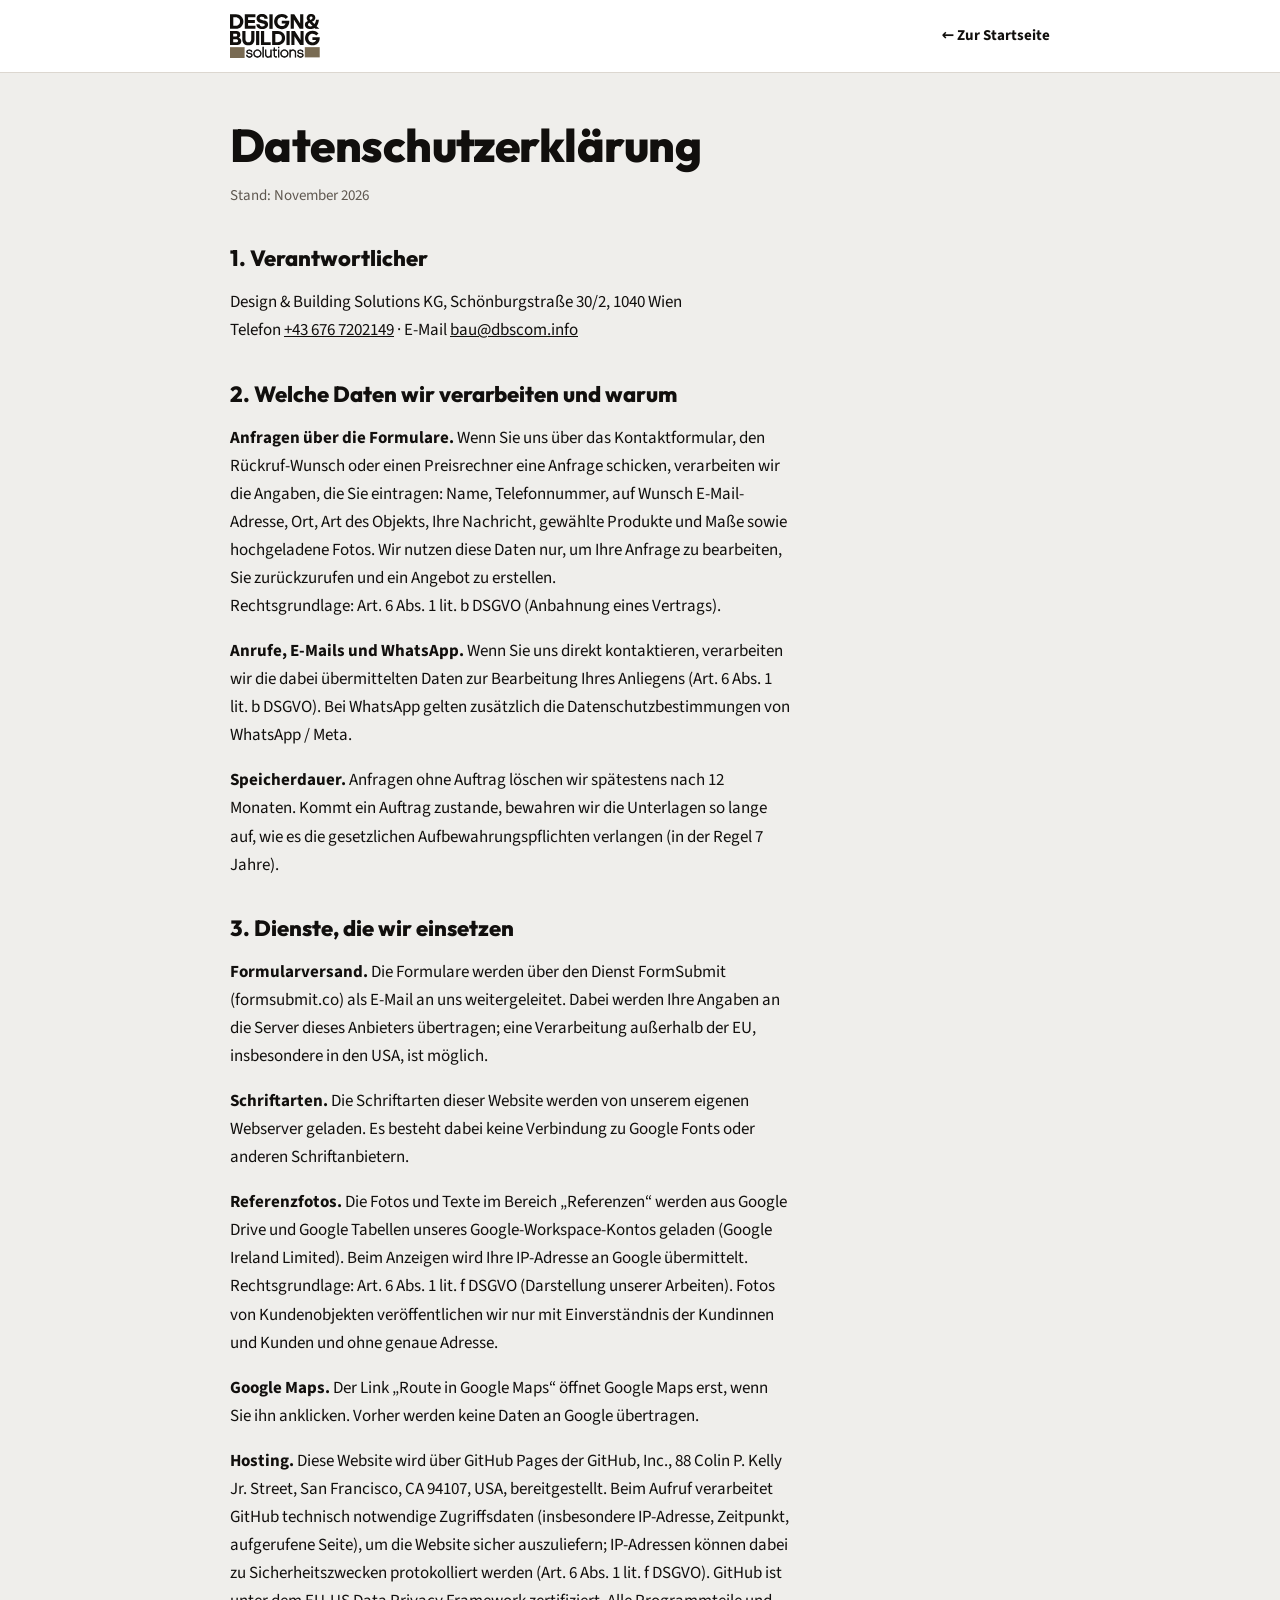
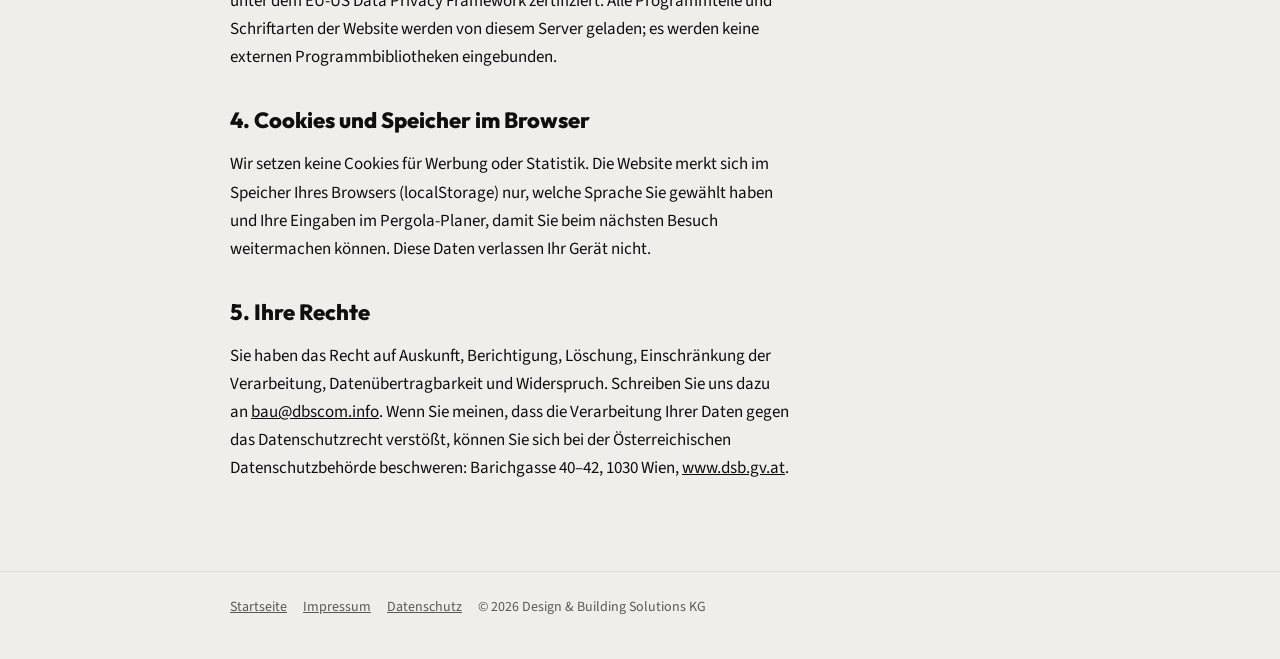
<file: datenschutz.html>
<!doctype html>
<html lang="de">
<head>
<meta charset="utf-8">
<meta name="viewport" content="width=device-width,initial-scale=1">
<title>Datenschutzerklärung – D&amp;B Solutions Wien</title>
<link rel="icon" href="favicon.svg" type="image/svg+xml">
<meta name="robots" content="noindex">
<link rel="stylesheet" href="fonts.css">
<style>
:root { --ink:#110f0d; --muted:#5f5850; --line:#dcd7d0; --ground:#efeeeb; --paper:#fff; --anthrazit:#1f1c19; --gelb:#796b53; --mark:#efe3c8;
  --f-display:"Outfit","Helvetica Neue",Arial,sans-serif; --f-body:"Source Sans 3","Segoe UI",system-ui,sans-serif; color-scheme:light; }
* { box-sizing:border-box; }
body { margin:0; background:var(--ground); color:var(--ink); font:17px/1.65 var(--f-body); -webkit-font-smoothing:antialiased; }
header { background:var(--paper); border-bottom:1px solid var(--line); }
.wrap { max-width:860px; margin:0 auto; padding:0 20px; }
header .wrap { display:flex; align-items:center; justify-content:space-between; gap:16px; min-height:72px; }
.logo { display:flex; align-items:center; gap:12px; text-decoration:none; color:var(--ink); }
.logo .m { width:44px; height:44px; border-radius:10px; background:var(--anthrazit); color:#fff; display:grid; place-items:center; font:800 14px var(--f-display); position:relative; overflow:hidden; }
.logo .m::after { content:""; position:absolute; left:0; right:0; bottom:0; height:6px; background:var(--gelb); }
.logo b { font:800 18px var(--f-display); font-stretch:110%; }
.logo svg.lg { display:block; height:44px; width:auto; }
.back { color:var(--ink); font-weight:700; text-decoration:none; font-size:15px; }
main { padding:48px 0 72px; }
h1 { font:800 clamp(32px,5vw,46px)/1.05 var(--f-display); font-stretch:110%; letter-spacing:-.012em; margin:0 0 8px; }
h2 { font:800 22px/1.2 var(--f-display); font-stretch:106%; margin:36px 0 10px; }
.card { background:var(--paper); border:1px solid var(--line); border-radius:16px; padding:clamp(22px,4vw,40px); margin-top:24px; }
dl { display:grid; grid-template-columns:minmax(0,220px) minmax(0,1fr); gap:0; margin:0; }
dt, dd { margin:0; padding:10px 0; border-top:1px solid var(--line); }
dt { color:var(--muted); padding-right:16px; }
@media (max-width:600px) { dl { grid-template-columns:minmax(0,1fr); } dd { border-top:0; padding-top:0; } }
p, li { max-width:70ch; }
a { color:inherit; }
.todo { background:var(--mark); border-radius:4px; padding:0 4px; }
.note { font-size:15px; color:var(--muted); }
footer { border-top:1px solid var(--line); padding:24px 0 40px; font-size:14px; color:var(--muted); }
footer a { margin-right:16px; }
</style>
</head>
<body>
<header><div class="wrap"><a class="logo" href="index.html" aria-label="Design &amp; Building Solutions"><svg xmlns="http://www.w3.org/2000/svg" viewBox="161.09 126.21 272.36 133.57" aria-hidden="true" class="lg"><path fill="currentColor" d="M 171.08 136.26 L 171.08 162.08 L 178.94 162.08 C 180.74 162.08 182.41 161.76 183.92 161.12 C 185.45 160.48 186.78 159.57 187.92 158.41 C 189.06 157.26 189.95 155.88 190.59 154.29 C 191.24 152.71 191.56 150.96 191.56 149.08 C 191.56 147.23 191.24 145.52 190.59 143.95 C 189.95 142.39 189.05 141.03 187.89 139.89 C 186.73 138.76 185.35 137.86 183.76 137.22 C 182.18 136.58 180.46 136.26 178.61 136.26 Z M 161.09 127.11 L 179.13 127.11 C 182.52 127.11 185.60 127.67 188.37 128.82 C 191.14 129.95 193.50 131.5 195.46 133.45 C 197.41 135.41 198.93 137.72 200.00 140.38 C 201.07 143.04 201.61 145.90 201.61 148.94 C 201.61 152.04 201.05 154.95 199.94 157.67 C 198.82 160.40 197.25 162.76 195.23 164.76 C 193.21 166.76 190.80 168.33 187.99 169.5 C 185.17 170.65 182.05 171.24 178.61 171.24 L 161.09 171.24 Z M 161.09 127.11 "/><path fill="currentColor" d="M 205.99 127.11 L 238.26 127.11 L 238.26 136.13 L 215.98 136.13 L 215.98 144.44 L 236.59 144.44 L 236.59 153.20 L 215.98 153.20 L 215.98 162.22 L 238.33 162.22 L 238.33 171.24 L 205.99 171.24 Z M 205.99 127.11 "/><path fill="currentColor" d="M 258.82 172.07 C 253.19 172.07 248.88 170.77 245.90 168.17 C 242.91 165.58 241.27 162.00 240.97 157.45 L 250.96 157.45 C 251.00 158.31 251.17 159.14 251.47 159.93 C 251.77 160.72 252.23 161.43 252.86 162.05 C 253.48 162.68 254.30 163.18 255.30 163.57 C 256.32 163.96 257.57 164.15 259.07 164.15 C 261.61 164.15 263.51 163.70 264.77 162.80 C 266.04 161.89 266.67 160.76 266.67 159.38 C 266.67 158.52 266.43 157.82 265.93 157.25 C 265.44 156.70 264.76 156.21 263.91 155.80 C 263.05 155.40 262.05 155.05 260.91 154.78 C 259.77 154.50 258.58 154.23 257.33 153.97 C 255.57 153.54 253.77 153.06 251.92 152.52 C 250.07 151.98 248.40 151.20 246.90 150.17 C 245.40 149.14 244.16 147.80 243.19 146.14 C 242.23 144.49 241.75 142.35 241.75 139.73 C 241.75 137.80 242.11 136.01 242.84 134.35 C 243.57 132.70 244.64 131.28 246.06 130.10 C 247.48 128.92 249.21 127.99 251.25 127.30 C 253.28 126.61 255.64 126.27 258.30 126.27 C 261.01 126.27 263.40 126.62 265.48 127.33 C 267.57 128.04 269.33 129.03 270.76 130.29 C 272.20 131.56 273.33 133.08 274.15 134.87 C 274.96 136.65 275.46 138.62 275.63 140.76 L 265.58 140.76 C 265.49 139.00 264.89 137.50 263.78 136.25 C 262.66 135.01 260.75 134.39 258.04 134.39 C 256.02 134.39 254.41 134.77 253.21 135.55 C 252.01 136.32 251.41 137.44 251.41 138.90 C 251.41 139.84 251.67 140.62 252.18 141.25 C 252.69 141.87 253.38 142.40 254.24 142.82 C 255.10 143.26 256.10 143.62 257.24 143.92 C 258.38 144.22 259.57 144.52 260.82 144.82 C 262.62 145.21 264.45 145.66 266.32 146.17 C 268.19 146.69 269.90 147.42 271.44 148.36 C 272.99 149.31 274.24 150.55 275.21 152.10 C 276.18 153.65 276.66 155.67 276.66 158.16 C 276.66 160.17 276.27 162.03 275.50 163.73 C 274.73 165.42 273.58 166.90 272.05 168.14 C 270.53 169.39 268.66 170.35 266.45 171.04 C 264.24 171.73 261.69 172.07 258.82 172.07 "/><path fill="currentColor" d="M 280.66 171.24 L 290.64 171.24 L 290.64 127.11 L 280.66 127.11 Z M 280.66 171.24 "/><path fill="currentColor" d="M 339.44 158.25 C 338.34 161.07 336.82 163.50 334.86 165.57 C 332.91 167.62 330.56 169.24 327.81 170.40 C 325.06 171.55 322.03 172.14 318.73 172.14 C 315.25 172.14 312.05 171.53 309.13 170.33 C 306.21 169.13 303.69 167.49 301.59 165.40 C 299.48 163.32 297.85 160.89 296.69 158.09 C 295.53 155.30 294.96 152.32 294.96 149.14 C 294.96 146.00 295.52 143.04 296.66 140.25 C 297.80 137.46 299.41 135.02 301.5 132.94 C 303.58 130.85 306.08 129.21 309.00 128.01 C 311.92 126.80 315.16 126.21 318.73 126.21 C 322.89 126.21 326.53 127.00 329.65 128.59 C 332.76 130.18 335.32 132.41 337.34 135.29 L 330.00 141.53 C 328.5 139.65 326.82 138.17 324.98 137.12 C 323.12 136.07 321.05 135.55 318.73 135.55 C 316.80 135.55 315.00 135.88 313.35 136.55 C 311.69 137.21 310.25 138.16 309.03 139.38 C 307.81 140.60 306.85 142.07 306.16 143.76 C 305.48 145.46 305.13 147.33 305.13 149.39 C 305.13 151.33 305.46 153.12 306.13 154.78 C 306.80 156.43 307.72 157.85 308.90 159.03 C 310.08 160.21 311.49 161.14 313.12 161.83 C 314.75 162.51 316.53 162.86 318.47 162.86 C 321.43 162.86 323.87 162.17 325.78 160.80 C 327.69 159.42 329.07 157.55 329.94 155.19 L 318.21 155.19 L 318.21 146.5 L 341.08 146.5 L 341.08 149.07 C 341.08 152.38 340.53 155.44 339.44 158.25 "/><path fill="currentColor" d="M 354.93 143.28 L 354.93 171.24 L 345.33 171.24 L 345.33 127.11 L 356.22 127.11 L 374.00 155.13 L 374.00 127.11 L 383.60 127.11 L 383.60 171.24 L 372.71 171.24 Z M 354.93 143.28 "/><path fill="currentColor" d="M 402.60 138.51 C 402.60 139.50 402.86 140.46 403.37 141.41 C 403.89 142.35 404.53 143.25 405.30 144.12 C 406.21 143.77 407.03 143.39 407.79 142.99 C 408.53 142.58 409.20 142.14 409.78 141.67 C 410.37 141.19 410.81 140.65 411.14 140.02 C 411.46 139.40 411.62 138.68 411.62 137.86 C 411.62 136.62 411.22 135.62 410.43 134.87 C 409.63 134.12 408.61 133.74 407.37 133.74 C 406.12 133.74 405.01 134.15 404.05 134.96 C 403.08 135.78 402.60 136.96 402.60 138.51 M 402.28 153.00 C 400.99 153.69 399.94 154.46 399.12 155.32 C 398.31 156.18 397.90 157.30 397.90 158.67 C 397.90 160.44 398.58 161.78 399.96 162.70 C 401.33 163.62 403.09 164.08 405.24 164.08 C 407.60 164.08 409.73 163.59 411.62 162.60 Z M 417.61 168.66 C 415.89 169.69 413.98 170.49 411.88 171.08 C 409.77 171.65 407.47 171.94 404.98 171.94 C 402.53 171.94 400.30 171.66 398.28 171.10 C 396.26 170.55 394.54 169.71 393.10 168.59 C 391.66 167.48 390.53 166.12 389.72 164.50 C 388.90 162.89 388.49 161.01 388.49 158.86 C 388.49 155.86 389.30 153.44 390.91 151.59 C 392.52 149.74 394.66 148.24 397.32 147.08 C 396.42 145.92 395.62 144.63 394.93 143.21 C 394.25 141.80 393.90 140.27 393.90 138.64 C 393.90 136.83 394.23 135.17 394.87 133.64 C 395.51 132.12 396.42 130.81 397.61 129.71 C 398.79 128.62 400.21 127.78 401.86 127.17 C 403.51 126.57 405.35 126.27 407.37 126.27 C 409.26 126.27 410.99 126.55 412.55 127.11 C 414.12 127.67 415.46 128.44 416.58 129.43 C 417.69 130.41 418.57 131.57 419.19 132.91 C 419.81 134.24 420.12 135.70 420.12 137.28 C 420.12 139.00 419.85 140.5 419.32 141.76 C 418.78 143.03 418.06 144.15 417.16 145.12 C 416.26 146.08 415.22 146.92 414.03 147.62 C 412.85 148.33 411.60 148.97 410.26 149.53 L 417.74 156.93 C 419.03 155.00 420.03 152.84 420.77 150.46 C 421.50 148.07 421.92 145.75 422.05 143.47 L 430.88 143.47 C 430.62 146.78 429.96 150.16 428.88 153.62 C 427.81 157.07 426.20 160.22 424.05 163.05 L 432.30 171.23 L 420.12 171.23 Z M 417.61 168.66 "/><path fill="currentColor" d="M 170.77 202.97 L 170.77 212.21 L 179.82 212.21 C 181.69 212.21 183.14 211.79 184.16 210.96 C 185.18 210.13 185.69 209.05 185.69 207.71 C 185.69 206.30 185.18 205.15 184.16 204.28 C 183.14 203.41 181.67 202.97 179.75 202.97 Z M 170.77 186.05 L 170.77 194.79 L 178.01 194.79 C 179.67 194.79 180.92 194.38 181.75 193.54 C 182.58 192.71 183.00 191.65 183.00 190.36 C 183.00 189.11 182.58 188.08 181.75 187.27 C 180.92 186.46 179.67 186.05 178.01 186.05 Z M 161.09 177.75 L 178.69 177.75 C 181.07 177.75 183.13 178.06 184.88 178.68 C 186.62 179.31 188.06 180.15 189.18 181.21 C 190.30 182.28 191.14 183.50 191.68 184.90 C 192.22 186.29 192.49 187.78 192.49 189.36 C 192.49 191.28 192.04 192.97 191.15 194.45 C 190.25 195.92 188.91 197.12 187.12 198.03 C 189.83 198.87 191.88 200.16 193.27 201.91 C 194.67 203.66 195.36 205.78 195.36 208.28 C 195.36 210.02 195.05 211.65 194.42 213.14 C 193.80 214.64 192.87 215.93 191.62 217.01 C 190.37 218.10 188.81 218.95 186.94 219.57 C 185.06 220.20 182.86 220.51 180.32 220.51 L 161.09 220.51 Z M 161.09 177.75 "/><path fill="currentColor" d="M 216.96 221.26 C 213.96 221.26 211.31 220.83 209.00 219.98 C 206.69 219.13 204.76 217.92 203.20 216.36 C 201.64 214.80 200.45 212.94 199.64 210.77 C 198.83 208.61 198.42 206.19 198.42 203.53 L 198.42 177.75 L 208.10 177.75 L 208.10 202.22 C 208.10 205.46 208.85 207.95 210.38 209.68 C 211.90 211.41 214.07 212.27 216.90 212.27 C 219.69 212.27 221.83 211.41 223.33 209.68 C 224.83 207.95 225.58 205.46 225.58 202.22 L 225.58 177.75 L 235.25 177.75 L 235.25 203.53 C 235.25 206.19 234.85 208.61 234.07 210.77 C 233.28 212.94 232.10 214.80 230.54 216.36 C 228.98 217.92 227.07 219.13 224.80 219.98 C 222.53 220.83 219.92 221.26 216.96 221.26 "/><path fill="currentColor" d="M 240.25 220.51 L 249.92 220.51 L 249.92 177.75 L 240.25 177.75 Z M 240.25 220.51 "/><path fill="currentColor" d="M 255.10 177.75 L 264.78 177.75 L 264.78 211.65 L 284.63 211.65 L 284.63 220.51 L 255.10 220.51 Z M 255.10 177.75 "/><path fill="currentColor" d="M 298.74 186.61 L 298.74 211.64 L 306.35 211.64 C 308.10 211.64 309.71 211.33 311.19 210.71 C 312.67 210.08 313.96 209.21 315.07 208.09 C 316.17 206.96 317.03 205.64 317.65 204.09 C 318.28 202.55 318.59 200.87 318.59 199.04 C 318.59 197.25 318.28 195.59 317.65 194.07 C 317.03 192.56 316.16 191.25 315.03 190.14 C 313.91 189.04 312.58 188.17 311.03 187.55 C 309.50 186.92 307.83 186.61 306.04 186.61 Z M 289.07 177.75 L 306.54 177.75 C 309.83 177.75 312.82 178.30 315.50 179.40 C 318.18 180.51 320.47 182.01 322.37 183.90 C 324.26 185.79 325.73 188.03 326.77 190.60 C 327.81 193.19 328.33 195.96 328.33 198.91 C 328.33 201.91 327.78 204.73 326.71 207.37 C 325.62 210.01 324.10 212.30 322.15 214.24 C 320.19 216.17 317.85 217.70 315.12 218.82 C 312.40 219.95 309.37 220.51 306.04 220.51 L 289.07 220.51 Z M 289.07 177.75 "/><path fill="currentColor" d="M 332.57 220.51 L 342.25 220.51 L 342.25 177.75 L 332.57 177.75 Z M 332.57 220.51 "/><path fill="currentColor" d="M 356.73 193.42 L 356.73 220.51 L 347.43 220.51 L 347.43 177.75 L 357.98 177.75 L 375.21 204.91 L 375.21 177.75 L 384.51 177.75 L 384.51 220.51 L 373.96 220.51 Z M 356.73 193.42 "/><path fill="currentColor" d="M 431.86 207.93 C 430.80 210.66 429.32 213.02 427.43 215.01 C 425.53 217.01 423.25 218.57 420.59 219.70 C 417.93 220.82 415 221.38 411.79 221.38 C 408.42 221.38 405.32 220.80 402.49 219.64 C 399.66 218.47 397.22 216.88 395.18 214.86 C 393.14 212.84 391.56 210.48 390.44 207.78 C 389.32 205.07 388.75 202.17 388.75 199.10 C 388.75 196.06 389.30 193.19 390.41 190.48 C 391.51 187.78 393.07 185.42 395.09 183.40 C 397.11 181.38 399.53 179.79 402.36 178.62 C 405.19 177.46 408.33 176.87 411.79 176.87 C 415.82 176.87 419.35 177.65 422.37 179.18 C 425.39 180.73 427.87 182.89 429.83 185.67 L 422.71 191.73 C 421.26 189.90 419.63 188.48 417.85 187.46 C 416.05 186.44 414.04 185.93 411.79 185.93 C 409.92 185.93 408.18 186.25 406.58 186.90 C 404.97 187.54 403.58 188.46 402.39 189.64 C 401.21 190.83 400.28 192.24 399.62 193.89 C 398.95 195.53 398.62 197.35 398.62 199.35 C 398.62 201.22 398.94 202.96 399.58 204.56 C 400.23 206.16 401.13 207.54 402.27 208.68 C 403.41 209.82 404.78 210.73 406.36 211.39 C 407.94 212.06 409.67 212.40 411.54 212.40 C 414.41 212.40 416.77 211.73 418.63 210.40 C 420.48 209.07 421.82 207.26 422.65 204.97 L 411.29 204.97 L 411.29 196.54 L 433.45 196.54 L 433.45 199.04 C 433.45 202.24 432.92 205.21 431.86 207.93 "/><path fill="#796B53" d="M 161.09 259.77 L 205.45 259.77 L 205.45 226.83 L 161.09 226.83 Z M 161.09 259.77 "/><path fill="#796B53" d="M 388.18 257.91 L 433.45 257.91 L 433.45 226.83 L 388.18 226.83 Z M 388.18 257.91 "/><path fill="currentColor" d="M 213.03 250.73 C 213.25 252.35 213.95 253.60 215.14 254.48 C 216.34 255.36 218.01 255.80 220.16 255.80 C 222.23 255.80 223.79 255.41 224.85 254.61 C 225.91 253.82 226.44 252.75 226.44 251.41 C 226.44 250.60 226.25 249.95 225.86 249.46 C 225.47 248.96 224.96 248.56 224.33 248.25 C 223.71 247.93 222.98 247.69 222.16 247.51 C 221.33 247.33 220.49 247.16 219.63 247.01 C 218.64 246.83 217.67 246.64 216.73 246.43 C 215.79 246.22 214.94 245.90 214.18 245.46 C 213.42 245.03 212.80 244.46 212.34 243.76 C 211.87 243.06 211.64 242.12 211.64 240.96 C 211.64 239.11 212.35 237.61 213.78 236.48 C 215.19 235.34 217.12 234.77 219.54 234.77 C 222.05 234.77 224.04 235.37 225.52 236.57 C 227.00 237.76 227.82 239.38 227.97 241.41 L 225.77 241.41 C 225.71 240.84 225.55 240.28 225.28 239.73 C 225.01 239.17 224.62 238.68 224.11 238.25 C 223.60 237.82 222.97 237.47 222.21 237.21 C 221.44 236.96 220.54 236.83 219.49 236.83 C 217.70 236.83 216.32 237.20 215.34 237.93 C 214.37 238.67 213.89 239.65 213.89 240.87 C 213.89 241.58 214.04 242.17 214.36 242.62 C 214.67 243.07 215.10 243.44 215.64 243.74 C 216.17 244.04 216.80 244.28 217.5 244.46 C 218.20 244.64 218.94 244.80 219.72 244.95 C 220.73 245.13 221.77 245.33 222.83 245.55 C 223.89 245.78 224.86 246.10 225.73 246.52 C 226.59 246.94 227.29 247.53 227.83 248.29 C 228.37 249.05 228.64 250.06 228.64 251.32 C 228.64 253.23 227.90 254.81 226.42 256.05 C 224.94 257.29 222.84 257.91 220.12 257.91 C 217.40 257.91 215.23 257.30 213.62 256.09 C 212.00 254.88 211.06 253.09 210.79 250.73 Z M 213.03 250.73 "/><path fill="currentColor" d="M 211.89 251.67 C 212.26 253.26 213.01 254.46 214.18 255.34 C 215.62 256.43 217.62 256.98 220.12 256.98 C 222.60 256.98 224.52 256.42 225.82 255.33 C 227.09 254.27 227.71 252.95 227.71 251.32 C 227.71 250.26 227.49 249.43 227.07 248.83 C 226.62 248.19 226.05 247.71 225.32 247.36 C 224.52 246.98 223.62 246.67 222.64 246.46 C 221.59 246.25 220.56 246.04 219.55 245.87 C 218.75 245.71 217.98 245.54 217.26 245.36 C 216.5 245.16 215.80 244.89 215.19 244.56 C 214.53 244.19 213.99 243.72 213.59 243.16 C 213.17 242.55 212.95 241.78 212.95 240.87 C 212.95 239.34 213.57 238.10 214.78 237.19 C 215.91 236.33 217.50 235.90 219.49 235.90 C 220.63 235.90 221.64 236.04 222.50 236.33 C 223.37 236.62 224.11 237.02 224.71 237.53 C 225.32 238.05 225.79 238.66 226.11 239.32 C 226.30 239.70 226.44 240.08 226.54 240.48 L 226.89 240.48 C 226.61 239.17 225.97 238.12 224.94 237.29 C 223.63 236.24 221.82 235.70 219.53 235.70 C 217.34 235.70 215.60 236.21 214.36 237.20 C 213.16 238.16 212.58 239.39 212.58 240.96 C 212.58 241.93 212.76 242.71 213.12 243.25 C 213.50 243.82 214.01 244.30 214.64 244.66 C 215.32 245.04 216.09 245.33 216.94 245.52 C 217.87 245.73 218.82 245.92 219.79 246.09 C 220.66 246.25 221.52 246.41 222.36 246.60 C 223.26 246.79 224.07 247.07 224.75 247.41 C 225.50 247.78 226.12 248.28 226.59 248.88 C 227.11 249.54 227.37 250.39 227.37 251.41 C 227.37 253.06 226.71 254.39 225.41 255.36 C 224.17 256.28 222.45 256.73 220.16 256.73 C 217.82 256.73 215.94 256.23 214.59 255.23 C 213.40 254.35 212.62 253.16 212.26 251.67 Z M 220.12 258.84 C 217.21 258.84 214.83 258.17 213.06 256.84 C 211.24 255.47 210.16 253.45 209.87 250.84 L 209.75 249.80 L 213.85 249.80 L 213.96 250.61 C 214.14 251.98 214.71 253 215.69 253.73 C 216.72 254.48 218.23 254.87 220.16 254.87 C 222.01 254.87 223.40 254.53 224.29 253.87 C 225.12 253.25 225.51 252.46 225.51 251.41 C 225.51 250.82 225.38 250.35 225.13 250.03 C 224.82 249.64 224.42 249.33 223.92 249.08 C 223.37 248.80 222.71 248.58 221.96 248.42 C 221.15 248.24 220.32 248.08 219.47 247.93 C 218.46 247.75 217.49 247.55 216.53 247.34 C 215.51 247.12 214.56 246.76 213.72 246.28 C 212.83 245.77 212.10 245.10 211.57 244.27 C 211 243.42 210.71 242.30 210.71 240.96 C 210.71 238.82 211.55 237.07 213.19 235.75 C 214.78 234.48 216.91 233.84 219.53 233.84 C 222.25 233.84 224.46 234.51 226.11 235.84 C 227.79 237.20 228.73 239.05 228.89 241.34 L 228.97 242.34 L 224.93 242.34 L 224.84 241.51 C 224.79 241.05 224.66 240.58 224.44 240.13 C 224.23 239.70 223.91 239.30 223.50 238.96 C 223.09 238.60 222.55 238.31 221.91 238.10 C 221.24 237.88 220.42 237.76 219.49 237.76 C 217.91 237.76 216.71 238.07 215.91 238.67 C 215.16 239.24 214.82 239.93 214.82 240.87 C 214.82 241.39 214.92 241.80 215.12 242.08 C 215.36 242.42 215.67 242.69 216.09 242.92 C 216.56 243.19 217.11 243.40 217.73 243.55 C 218.41 243.73 219.14 243.89 219.89 244.03 C 220.90 244.21 221.95 244.42 223.02 244.64 C 224.16 244.88 225.20 245.23 226.13 245.68 C 227.14 246.16 227.96 246.86 228.59 247.75 C 229.24 248.67 229.57 249.87 229.57 251.32 C 229.57 253.51 228.71 255.34 227.02 256.76 C 225.37 258.14 223.05 258.84 220.12 258.84 "/><path fill="currentColor" d="M 244.31 236.88 C 242.97 236.88 241.72 237.12 240.57 237.60 C 239.42 238.08 238.43 238.74 237.61 239.59 C 236.78 240.44 236.14 241.44 235.66 242.60 C 235.18 243.75 234.94 245 234.94 246.34 C 234.94 247.66 235.18 248.89 235.66 250.04 C 236.14 251.19 236.78 252.19 237.61 253.04 C 238.43 253.89 239.42 254.56 240.57 255.04 C 241.72 255.51 242.97 255.76 244.31 255.76 C 245.66 255.76 246.90 255.51 248.03 255.04 C 249.17 254.56 250.15 253.89 250.97 253.04 C 251.79 252.19 252.44 251.19 252.92 250.04 C 253.40 248.89 253.64 247.66 253.64 246.34 C 253.64 245 253.40 243.75 252.92 242.60 C 252.44 241.44 251.79 240.44 250.97 239.59 C 250.15 238.74 249.17 238.08 248.03 237.60 C 246.90 237.12 245.66 236.88 244.31 236.88 M 244.31 234.77 C 245.92 234.77 247.43 235.07 248.84 235.67 C 250.25 236.26 251.46 237.08 252.5 238.11 C 253.53 239.14 254.34 240.36 254.94 241.76 C 255.53 243.17 255.83 244.68 255.83 246.30 C 255.83 247.94 255.53 249.46 254.94 250.87 C 254.34 252.27 253.53 253.49 252.5 254.52 C 251.46 255.55 250.25 256.37 248.84 256.97 C 247.43 257.56 245.92 257.86 244.31 257.86 C 242.67 257.86 241.14 257.56 239.74 256.97 C 238.33 256.37 237.12 255.55 236.08 254.52 C 235.05 253.49 234.24 252.27 233.64 250.87 C 233.04 249.46 232.75 247.94 232.75 246.30 C 232.75 244.68 233.04 243.17 233.64 241.76 C 234.24 240.36 235.05 239.14 236.08 238.11 C 237.12 237.08 238.33 236.26 239.74 235.67 C 241.14 235.07 242.67 234.77 244.31 234.77 "/><path fill="currentColor" d="M 244.31 237.81 C 243.10 237.81 241.96 238.03 240.92 238.46 C 239.90 238.89 239.01 239.48 238.28 240.24 C 237.54 241.00 236.95 241.91 236.52 242.96 C 236.09 243.99 235.87 245.13 235.87 246.33 C 235.87 247.53 236.09 248.65 236.52 249.68 C 236.95 250.72 237.54 251.63 238.28 252.39 C 239.01 253.15 239.90 253.75 240.92 254.17 C 242.99 255.03 245.64 255.04 247.67 254.18 C 248.68 253.75 249.57 253.15 250.30 252.39 C 251.04 251.63 251.63 250.72 252.06 249.68 C 252.49 248.65 252.71 247.53 252.71 246.33 C 252.71 245.12 252.49 243.99 252.06 242.96 C 251.63 241.92 251.04 241.00 250.30 240.24 C 249.57 239.48 248.68 238.88 247.67 238.46 C 246.65 238.03 245.52 237.81 244.31 237.81 M 244.31 256.69 C 242.85 256.69 241.47 256.42 240.21 255.90 C 238.95 255.37 237.85 254.63 236.94 253.69 C 236.04 252.76 235.32 251.65 234.80 250.40 C 234.27 249.14 234.01 247.77 234.01 246.33 C 234.01 244.88 234.27 243.50 234.80 242.24 C 235.32 240.98 236.04 239.88 236.94 238.94 C 237.85 238.01 238.94 237.26 240.21 236.73 C 242.74 235.69 245.90 235.69 248.39 236.74 C 249.64 237.26 250.73 238.00 251.64 238.94 C 252.54 239.88 253.26 240.99 253.78 242.24 C 254.30 243.50 254.57 244.88 254.57 246.33 C 254.57 247.77 254.30 249.14 253.78 250.40 C 253.26 251.65 252.54 252.76 251.64 253.69 C 250.73 254.63 249.64 255.37 248.39 255.90 C 247.15 256.42 245.78 256.69 244.31 256.69 M 244.31 235.70 C 242.80 235.70 241.39 235.98 240.10 236.53 C 238.82 237.07 237.69 237.83 236.75 238.77 C 235.80 239.71 235.05 240.84 234.50 242.13 C 233.95 243.41 233.67 244.81 233.67 246.30 C 233.67 247.81 233.95 249.22 234.50 250.50 C 235.05 251.79 235.80 252.92 236.75 253.86 C 237.69 254.80 238.82 255.56 240.10 256.11 C 242.65 257.19 245.87 257.21 248.48 256.11 C 249.76 255.56 250.90 254.80 251.83 253.86 C 252.78 252.92 253.53 251.79 254.08 250.50 C 254.62 249.22 254.90 247.80 254.90 246.30 C 254.90 244.82 254.62 243.42 254.08 242.13 C 253.53 240.84 252.78 239.71 251.83 238.77 C 250.90 237.83 249.76 237.07 248.48 236.53 C 247.19 235.98 245.79 235.70 244.31 235.70 M 244.31 258.80 C 242.55 258.80 240.89 258.47 239.37 257.83 C 237.86 257.18 236.53 256.29 235.43 255.18 C 234.31 254.07 233.42 252.74 232.78 251.23 C 232.14 249.72 231.81 248.06 231.81 246.30 C 231.81 244.56 232.14 242.91 232.78 241.40 C 233.42 239.89 234.32 238.57 235.43 237.46 C 236.53 236.34 237.86 235.45 239.37 234.81 C 242.38 233.53 246.15 233.51 249.21 234.81 C 250.72 235.45 252.04 236.34 253.16 237.46 C 254.26 238.57 255.15 239.89 255.80 241.40 C 256.44 242.92 256.77 244.57 256.77 246.30 C 256.77 248.06 256.44 249.71 255.80 251.23 C 255.15 252.74 254.26 254.07 253.16 255.18 C 252.04 256.29 250.72 257.18 249.21 257.83 C 247.68 258.47 246.04 258.80 244.31 258.80 "/><path fill="currentColor" d="M 260.61 257.55 L 262.81 257.55 L 262.81 226.83 L 260.61 226.83 Z M 260.61 257.55 "/><path fill="currentColor" d="M 261.55 256.62 L 261.88 256.62 L 261.88 227.77 L 261.55 227.77 Z M 263.75 258.48 L 259.68 258.48 L 259.68 225.91 L 263.75 225.91 Z M 263.75 258.48 "/><path fill="currentColor" d="M 284.45 257.55 L 284.45 254.14 C 284.18 254.59 283.83 255.04 283.42 255.49 C 283.00 255.94 282.48 256.34 281.85 256.70 C 281.22 257.05 280.50 257.35 279.69 257.57 C 278.89 257.80 277.98 257.91 276.96 257.91 C 275.64 257.91 274.46 257.69 273.39 257.26 C 272.33 256.82 271.42 256.22 270.66 255.44 C 269.90 254.67 269.31 253.71 268.89 252.59 C 268.47 251.47 268.26 250.23 268.26 248.85 L 268.26 235.13 L 270.46 235.13 L 270.46 248.58 C 270.46 250.85 271.05 252.63 272.23 253.89 C 273.41 255.17 275.06 255.80 277.18 255.80 C 279.40 255.80 281.16 255.10 282.48 253.71 C 283.79 252.32 284.45 250.41 284.45 247.95 L 284.45 235.13 L 286.64 235.13 L 286.64 257.55 Z M 284.45 257.55 "/><path fill="currentColor" d="M 285.38 256.62 L 285.71 256.62 L 285.71 236.06 L 285.38 236.06 L 285.38 247.95 C 285.38 249.44 285.15 250.77 284.69 251.92 L 285.38 250.77 Z M 269.19 236.06 L 269.19 248.85 C 269.19 250.10 269.39 251.26 269.76 252.27 C 270.14 253.26 270.66 254.11 271.33 254.79 C 272.00 255.48 272.81 256.01 273.75 256.39 C 275.44 257.08 277.79 257.13 279.44 256.67 C 280.18 256.47 280.83 256.20 281.39 255.89 C 281.93 255.58 282.38 255.23 282.73 254.85 C 282.91 254.66 283.07 254.47 283.22 254.29 C 283.19 254.31 283.17 254.33 283.16 254.35 C 281.66 255.93 279.65 256.73 277.18 256.73 C 274.80 256.73 272.91 255.99 271.55 254.53 C 270.21 253.08 269.53 251.08 269.53 248.58 L 269.53 236.06 Z M 276.96 258.84 C 275.53 258.84 274.21 258.60 273.04 258.12 C 271.87 257.64 270.85 256.96 270 256.09 C 269.14 255.23 268.48 254.16 268.01 252.92 C 267.56 251.70 267.33 250.33 267.33 248.85 L 267.33 234.20 L 271.39 234.20 L 271.39 248.58 C 271.39 250.63 271.89 252.16 272.91 253.26 C 273.92 254.34 275.32 254.87 277.18 254.87 C 279.15 254.87 280.66 254.28 281.80 253.07 C 282.94 251.87 283.51 250.15 283.51 247.95 L 283.51 234.20 L 287.58 234.20 L 287.58 258.48 L 283.51 258.48 L 283.51 256.67 C 283.16 256.98 282.75 257.25 282.31 257.51 C 281.63 257.90 280.83 258.22 279.94 258.47 C 279.06 258.72 278.05 258.84 276.96 258.84 "/><path fill="currentColor" d="M 302.95 235.13 L 302.95 237.10 L 296.71 237.10 L 296.71 250.73 C 296.71 251.69 296.85 252.47 297.14 253.06 C 297.42 253.66 297.78 254.14 298.22 254.50 C 298.65 254.86 299.13 255.10 299.65 255.24 C 300.17 255.37 300.69 255.44 301.20 255.44 L 302.90 255.44 L 302.90 257.55 L 301.15 257.55 C 300.37 257.55 299.60 257.44 298.82 257.21 C 298.04 256.99 297.34 256.61 296.71 256.07 C 296.08 255.53 295.57 254.83 295.17 253.96 C 294.76 253.10 294.56 252.02 294.56 250.73 L 294.56 237.10 L 291.20 237.10 L 291.20 235.13 L 294.56 235.13 L 294.56 228.63 L 296.71 228.63 L 296.71 235.13 Z M 302.95 235.13 "/><path fill="currentColor" d="M 292.13 236.17 L 295.5 236.17 L 295.5 250.73 C 295.5 251.88 295.67 252.83 296.01 253.57 C 296.36 254.31 296.80 254.91 297.32 255.36 C 297.85 255.81 298.42 256.13 299.08 256.32 C 299.77 256.51 300.46 256.62 301.16 256.62 L 301.97 256.62 L 301.97 256.37 L 301.20 256.37 C 300.62 256.37 300.02 256.30 299.42 256.14 C 298.76 255.97 298.16 255.66 297.62 255.22 C 297.08 254.77 296.64 254.18 296.30 253.46 C 295.96 252.74 295.78 251.83 295.78 250.73 L 295.78 236.17 L 302.01 236.17 L 302.01 236.06 L 295.78 236.06 L 295.78 229.56 L 295.5 229.56 L 295.5 236.06 L 292.13 236.06 Z M 303.83 258.48 L 301.16 258.48 C 300.29 258.48 299.42 258.35 298.56 258.11 C 297.66 257.85 296.83 257.40 296.11 256.78 C 295.38 256.15 294.78 255.33 294.32 254.35 C 293.86 253.37 293.63 252.15 293.63 250.73 L 293.63 238.03 L 290.27 238.03 L 290.27 234.20 L 293.63 234.20 L 293.63 227.69 L 297.65 227.69 L 297.65 234.20 L 303.88 234.20 L 303.88 238.03 L 297.65 238.03 L 297.65 250.73 C 297.65 251.55 297.76 252.19 297.98 252.66 C 298.21 253.14 298.48 253.51 298.81 253.78 C 299.14 254.05 299.49 254.23 299.89 254.34 C 300.33 254.45 300.77 254.51 301.20 254.51 L 303.83 254.51 Z M 303.83 258.48 "/><path fill="currentColor" d="M 307.73 235.13 L 309.92 235.13 L 309.92 257.55 L 307.73 257.55 Z M 307.73 226.83 L 309.92 226.83 L 309.92 229.21 L 307.73 229.21 Z M 307.73 226.83 "/><path fill="currentColor" d="M 308.66 228.28 L 308.99 228.28 L 308.99 227.77 L 308.66 227.77 Z M 310.85 230.14 L 306.79 230.14 L 306.79 225.91 L 310.85 225.91 Z M 308.66 256.62 L 308.99 256.62 L 308.99 236.06 L 308.66 236.06 Z M 310.85 258.48 L 306.79 258.48 L 306.79 234.20 L 310.85 234.20 Z M 310.85 258.48 "/><path fill="currentColor" d="M 326.27 236.88 C 324.92 236.88 323.67 237.12 322.53 237.60 C 321.37 238.08 320.39 238.74 319.57 239.59 C 318.74 240.44 318.09 241.44 317.62 242.60 C 317.14 243.75 316.90 245 316.90 246.34 C 316.90 247.66 317.14 248.89 317.62 250.04 C 318.09 251.19 318.74 252.19 319.57 253.04 C 320.39 253.89 321.37 254.56 322.53 255.04 C 323.67 255.51 324.92 255.76 326.27 255.76 C 327.61 255.76 328.85 255.51 329.99 255.04 C 331.13 254.56 332.10 253.89 332.93 253.04 C 333.75 252.19 334.40 251.19 334.88 250.04 C 335.35 248.89 335.60 247.66 335.60 246.34 C 335.60 245 335.35 243.75 334.88 242.60 C 334.40 241.44 333.75 240.44 332.93 239.59 C 332.10 238.74 331.13 238.08 329.99 237.60 C 328.85 237.12 327.61 236.88 326.27 236.88 M 326.27 234.77 C 327.88 234.77 329.39 235.07 330.80 235.67 C 332.20 236.26 333.42 237.08 334.45 238.11 C 335.48 239.14 336.30 240.36 336.90 241.76 C 337.49 243.17 337.79 244.68 337.79 246.30 C 337.79 247.94 337.49 249.46 336.90 250.87 C 336.30 252.27 335.48 253.49 334.45 254.52 C 333.42 255.55 332.20 256.37 330.80 256.97 C 329.39 257.56 327.88 257.86 326.27 257.86 C 324.62 257.86 323.10 257.56 321.69 256.97 C 320.29 256.37 319.07 255.55 318.04 254.52 C 317.01 253.49 316.20 252.27 315.60 250.87 C 315.00 249.46 314.70 247.94 314.70 246.30 C 314.70 244.68 315.00 243.17 315.60 241.76 C 316.20 240.36 317.01 239.14 318.04 238.11 C 319.07 237.08 320.29 236.26 321.69 235.67 C 323.10 235.07 324.62 234.77 326.27 234.77 "/><path fill="currentColor" d="M 326.27 237.81 C 325.05 237.81 323.92 238.03 322.88 238.46 C 321.85 238.89 320.96 239.48 320.24 240.24 C 319.50 241.00 318.91 241.91 318.48 242.96 C 318.05 243.99 317.83 245.13 317.83 246.33 C 317.83 247.53 318.05 248.65 318.48 249.68 C 318.91 250.72 319.50 251.63 320.24 252.39 C 320.96 253.15 321.85 253.75 322.88 254.17 C 324.95 255.03 327.59 255.04 329.62 254.18 C 330.64 253.75 331.53 253.15 332.26 252.39 C 332.99 251.63 333.58 250.72 334.02 249.68 C 334.44 248.65 334.66 247.53 334.66 246.33 C 334.66 245.12 334.44 243.99 334.02 242.96 C 333.58 241.92 332.99 241.00 332.26 240.24 C 331.53 239.48 330.64 238.88 329.63 238.46 C 328.61 238.03 327.48 237.81 326.27 237.81 M 326.27 256.69 C 324.81 256.69 323.43 256.42 322.17 255.90 C 320.91 255.37 319.80 254.63 318.90 253.69 C 318 252.76 317.28 251.65 316.75 250.40 C 316.23 249.14 315.97 247.77 315.97 246.33 C 315.97 244.88 316.23 243.50 316.75 242.24 C 317.28 240.98 318 239.88 318.90 238.94 C 319.80 238.01 320.90 237.26 322.17 236.73 C 324.69 235.69 327.85 235.69 330.35 236.74 C 331.60 237.26 332.69 238.00 333.60 238.94 C 334.50 239.88 335.22 240.99 335.74 242.24 C 336.26 243.50 336.53 244.88 336.53 246.33 C 336.53 247.77 336.26 249.14 335.74 250.40 C 335.22 251.65 334.50 252.76 333.60 253.69 C 332.69 254.63 331.60 255.37 330.35 255.90 C 329.10 256.42 327.73 256.69 326.27 256.69 M 326.27 235.70 C 324.76 235.70 323.34 235.98 322.06 236.53 C 320.77 237.07 319.64 237.83 318.70 238.77 C 317.76 239.71 317.00 240.84 316.46 242.13 C 315.91 243.41 315.63 244.81 315.63 246.30 C 315.63 247.81 315.91 249.22 316.46 250.50 C 317.00 251.79 317.76 252.92 318.70 253.86 C 319.64 254.80 320.77 255.56 322.06 256.11 C 324.60 257.19 327.83 257.21 330.44 256.11 C 331.72 255.56 332.85 254.80 333.79 253.86 C 334.73 252.92 335.49 251.79 336.04 250.50 C 336.58 249.22 336.86 247.80 336.86 246.30 C 336.86 244.82 336.58 243.42 336.04 242.13 C 335.49 240.84 334.73 239.71 333.79 238.77 C 332.85 237.83 331.72 237.07 330.43 236.53 C 329.15 235.98 327.75 235.70 326.27 235.70 M 326.27 258.80 C 324.51 258.80 322.85 258.47 321.33 257.83 C 319.82 257.18 318.49 256.29 317.38 255.18 C 316.27 254.07 315.38 252.74 314.74 251.23 C 314.10 249.72 313.77 248.06 313.77 246.30 C 313.77 244.56 314.10 242.91 314.74 241.40 C 315.38 239.89 316.27 238.57 317.38 237.46 C 318.49 236.34 319.82 235.45 321.33 234.81 C 324.33 233.53 328.10 233.51 331.16 234.81 C 332.67 235.45 334.00 236.34 335.11 237.46 C 336.22 238.57 337.11 239.89 337.75 241.40 C 338.40 242.92 338.73 244.57 338.73 246.30 C 338.73 248.06 338.40 249.71 337.75 251.23 C 337.11 252.74 336.22 254.07 335.11 255.18 C 334.00 256.29 332.67 257.18 331.16 257.83 C 329.64 258.47 328 258.80 326.27 258.80 "/><path fill="currentColor" d="M 352.25 234.77 C 353.57 234.77 354.76 234.99 355.82 235.42 C 356.88 235.85 357.79 236.46 358.55 237.24 C 359.32 238.02 359.91 238.96 360.33 240.08 C 360.75 241.21 360.95 242.46 360.95 243.83 L 360.95 257.55 L 358.76 257.55 L 358.76 244.10 C 358.76 241.83 358.17 240.06 356.98 238.78 C 355.80 237.51 354.16 236.88 352.03 236.88 C 349.82 236.88 348.05 237.57 346.74 238.96 C 345.42 240.35 344.76 242.27 344.76 244.73 L 344.76 257.55 L 342.57 257.55 L 342.57 235.13 L 344.76 235.13 L 344.76 238.54 C 345.42 237.52 346.35 236.64 347.55 235.89 C 348.75 235.15 350.31 234.77 352.25 234.77 "/><path fill="currentColor" d="M 343.50 256.62 L 343.83 256.62 L 343.83 244.73 C 343.83 243.07 344.12 241.62 344.68 240.39 L 343.83 241.69 L 343.83 236.06 L 343.50 236.06 Z M 359.69 256.62 L 360.02 256.62 L 360.02 243.83 C 360.02 242.57 359.83 241.42 359.45 240.41 C 359.08 239.41 358.57 238.58 357.89 237.89 C 357.22 237.21 356.40 236.67 355.47 236.28 C 354.52 235.90 353.44 235.71 352.25 235.71 C 350.50 235.71 349.08 236.03 348.04 236.69 C 347.40 237.08 346.85 237.52 346.38 238.01 C 347.83 236.64 349.73 235.94 352.03 235.94 C 354.41 235.94 356.31 236.69 357.67 238.15 C 359.01 239.59 359.69 241.59 359.69 244.10 Z M 361.89 258.48 L 357.82 258.48 L 357.82 244.10 C 357.82 242.05 357.32 240.52 356.30 239.42 C 355.30 238.34 353.90 237.81 352.03 237.81 C 350.07 237.81 348.56 238.40 347.42 239.60 C 346.26 240.83 345.70 242.50 345.70 244.73 L 345.70 258.48 L 341.64 258.48 L 341.64 234.20 L 345.70 234.20 L 345.70 236.09 C 346.11 235.74 346.56 235.41 347.05 235.10 C 348.40 234.26 350.15 233.84 352.25 233.84 C 353.68 233.84 355 234.08 356.17 234.56 C 357.34 235.04 358.37 235.72 359.22 236.58 C 360.07 237.45 360.74 238.52 361.20 239.76 C 361.66 240.98 361.89 242.35 361.89 243.83 Z M 361.89 258.48 "/><path fill="currentColor" d="M 367.97 250.73 C 368.18 252.35 368.89 253.60 370.08 254.48 C 371.28 255.36 372.95 255.80 375.10 255.80 C 377.16 255.80 378.73 255.41 379.79 254.61 C 380.85 253.82 381.38 252.75 381.38 251.41 C 381.38 250.60 381.18 249.95 380.80 249.46 C 380.41 248.96 379.90 248.56 379.27 248.25 C 378.64 247.93 377.92 247.69 377.10 247.51 C 376.28 247.33 375.43 247.16 374.57 247.01 C 373.58 246.83 372.61 246.64 371.67 246.43 C 370.73 246.22 369.88 245.90 369.12 245.46 C 368.35 245.03 367.74 244.46 367.28 243.76 C 366.82 243.06 366.58 242.12 366.58 240.96 C 366.58 239.11 367.30 237.61 368.71 236.48 C 370.13 235.34 372.05 234.77 374.48 234.77 C 376.99 234.77 378.98 235.37 380.46 236.57 C 381.94 237.76 382.75 239.38 382.91 241.41 L 380.71 241.41 C 380.65 240.84 380.48 240.28 380.21 239.73 C 379.94 239.17 379.55 238.68 379.05 238.25 C 378.54 237.82 377.91 237.47 377.14 237.21 C 376.38 236.96 375.48 236.83 374.43 236.83 C 372.64 236.83 371.25 237.20 370.28 237.93 C 369.31 238.67 368.82 239.65 368.82 240.87 C 368.82 241.58 368.98 242.17 369.30 242.62 C 369.61 243.07 370.03 243.44 370.57 243.74 C 371.11 244.04 371.73 244.28 372.43 244.46 C 373.14 244.64 373.87 244.80 374.66 244.95 C 375.67 245.13 376.71 245.33 377.77 245.55 C 378.83 245.78 379.80 246.10 380.66 246.52 C 381.53 246.94 382.23 247.53 382.77 248.29 C 383.31 249.05 383.58 250.06 383.58 251.32 C 383.58 253.23 382.84 254.81 381.36 256.05 C 379.88 257.29 377.78 257.91 375.06 257.91 C 372.34 257.91 370.17 257.30 368.56 256.09 C 366.94 254.88 366.00 253.09 365.73 250.73 Z M 367.97 250.73 "/><path fill="currentColor" d="M 366.83 251.67 C 367.19 253.26 367.95 254.46 369.12 255.34 C 370.56 256.43 372.56 256.98 375.06 256.98 C 377.54 256.98 379.46 256.42 380.76 255.33 C 382.03 254.27 382.64 252.95 382.64 251.32 C 382.64 250.26 382.43 249.43 382.01 248.83 C 381.56 248.19 380.98 247.71 380.26 247.36 C 379.46 246.98 378.56 246.67 377.58 246.46 C 376.53 246.25 375.50 246.04 374.49 245.87 C 373.68 245.71 372.92 245.54 372.20 245.36 C 371.43 245.16 370.74 244.89 370.12 244.56 C 369.46 244.19 368.93 243.72 368.53 243.16 C 368.11 242.55 367.89 241.78 367.89 240.87 C 367.89 239.34 368.51 238.10 369.72 237.19 C 370.85 236.33 372.44 235.90 374.43 235.90 C 375.57 235.90 376.58 236.04 377.44 236.33 C 378.30 236.62 379.05 237.02 379.65 237.53 C 380.26 238.05 380.73 238.66 381.05 239.32 C 381.23 239.70 381.38 240.08 381.48 240.48 L 381.83 240.48 C 381.55 239.17 380.91 238.12 379.87 237.29 C 378.57 236.24 376.75 235.70 374.47 235.70 C 372.28 235.70 370.54 236.21 369.30 237.20 C 368.10 238.16 367.51 239.39 367.51 240.96 C 367.51 241.93 367.70 242.71 368.05 243.25 C 368.44 243.82 368.95 244.30 369.58 244.66 C 370.26 245.04 371.03 245.33 371.87 245.52 C 372.80 245.73 373.76 245.92 374.73 246.09 C 375.60 246.25 376.46 246.41 377.30 246.60 C 378.19 246.79 379.00 247.07 379.69 247.41 C 380.44 247.78 381.05 248.28 381.53 248.88 C 382.05 249.54 382.31 250.39 382.31 251.41 C 382.31 253.05 381.65 254.39 380.35 255.36 C 379.11 256.28 377.39 256.73 375.10 256.73 C 372.75 256.73 370.88 256.23 369.53 255.23 C 368.33 254.35 367.55 253.16 367.20 251.67 Z M 375.06 258.84 C 372.14 258.84 369.77 258.17 368.00 256.84 C 366.18 255.47 365.10 253.45 364.80 250.84 L 364.69 249.80 L 368.79 249.80 L 368.90 250.61 C 369.07 251.98 369.64 253 370.63 253.73 C 371.66 254.48 373.16 254.87 375.10 254.87 C 376.95 254.87 378.34 254.53 379.23 253.87 C 380.06 253.25 380.45 252.46 380.45 251.41 C 380.45 250.82 380.32 250.35 380.07 250.03 C 379.76 249.64 379.36 249.33 378.85 249.08 C 378.30 248.80 377.64 248.58 376.90 248.42 C 376.09 248.24 375.26 248.08 374.41 247.93 C 373.40 247.75 372.42 247.55 371.47 247.34 C 370.44 247.12 369.5 246.76 368.66 246.28 C 367.77 245.77 367.04 245.10 366.50 244.27 C 365.94 243.42 365.65 242.30 365.65 240.96 C 365.65 238.82 366.48 237.07 368.13 235.75 C 369.71 234.48 371.85 233.84 374.47 233.84 C 377.19 233.84 379.40 234.51 381.05 235.84 C 382.73 237.19 383.67 239.05 383.83 241.34 L 383.91 242.34 L 379.87 242.34 L 379.78 241.51 C 379.73 241.05 379.60 240.58 379.37 240.13 C 379.17 239.70 378.85 239.30 378.44 238.96 C 378.03 238.60 377.49 238.31 376.85 238.10 C 376.18 237.88 375.36 237.76 374.43 237.76 C 372.85 237.76 371.65 238.07 370.85 238.67 C 370.10 239.24 369.76 239.93 369.76 240.87 C 369.76 241.39 369.86 241.80 370.06 242.08 C 370.30 242.41 370.62 242.70 371.03 242.92 C 371.5 243.19 372.05 243.40 372.66 243.55 C 373.35 243.73 374.07 243.89 374.83 244.03 C 375.84 244.21 376.89 244.42 377.96 244.64 C 379.10 244.88 380.14 245.23 381.07 245.68 C 382.07 246.16 382.90 246.86 383.53 247.75 C 384.18 248.67 384.51 249.87 384.51 251.32 C 384.51 253.51 383.65 255.34 381.96 256.76 C 380.31 258.14 377.99 258.84 375.06 258.84 "/></svg></a><a class="back" href="index.html">← Zur Startseite</a></div></header>
<main><div class="wrap">
<h1>Datenschutzerklärung</h1>
<p class="note">Stand: November 2026</p>

<h2>1. Verantwortlicher</h2>
<p>Design &amp; Building Solutions KG, Schönburgstraße 30/2, 1040 Wien<br>Telefon <a href="tel:+436767202149">+43 676 7202149</a> · E-Mail <a href="mailto:bau@dbscom.info">bau@dbscom.info</a></p>

<h2>2. Welche Daten wir verarbeiten und warum</h2>
<p><b>Anfragen über die Formulare.</b> Wenn Sie uns über das Kontaktformular, den Rückruf-Wunsch oder einen Preisrechner eine Anfrage schicken, verarbeiten wir die Angaben, die Sie eintragen: Name, Telefonnummer, auf Wunsch E-Mail-Adresse, Ort, Art des Objekts, Ihre Nachricht, gewählte Produkte und Maße sowie hochgeladene Fotos. Wir nutzen diese Daten nur, um Ihre Anfrage zu bearbeiten, Sie zurückzurufen und ein Angebot zu erstellen.<br>
Rechtsgrundlage: Art. 6 Abs. 1 lit. b DSGVO (Anbahnung eines Vertrags).</p>
<p><b>Anrufe, E-Mails und WhatsApp.</b> Wenn Sie uns direkt kontaktieren, verarbeiten wir die dabei übermittelten Daten zur Bearbeitung Ihres Anliegens (Art. 6 Abs. 1 lit. b DSGVO). Bei WhatsApp gelten zusätzlich die Datenschutzbestimmungen von WhatsApp / Meta.</p>
<p><b>Speicherdauer.</b> Anfragen ohne Auftrag löschen wir spätestens nach 12 Monaten. Kommt ein Auftrag zustande, bewahren wir die Unterlagen so lange auf, wie es die gesetzlichen Aufbewahrungspflichten verlangen (in der Regel 7 Jahre).</p>

<h2>3. Dienste, die wir einsetzen</h2>
<p><b>Formularversand.</b> Die Formulare werden über den Dienst FormSubmit (formsubmit.co) als E-Mail an uns weitergeleitet. Dabei werden Ihre Angaben an die Server dieses Anbieters übertragen; eine Verarbeitung außerhalb der EU, insbesondere in den USA, ist möglich.</p>
<p><b>Schriftarten.</b> Die Schriftarten dieser Website werden von unserem eigenen Webserver geladen. Es besteht dabei keine Verbindung zu Google Fonts oder anderen Schriftanbietern.</p>
<p><b>Referenzfotos.</b> Die Fotos und Texte im Bereich „Referenzen“ werden aus Google Drive und Google Tabellen unseres Google-Workspace-Kontos geladen (Google Ireland Limited). Beim Anzeigen wird Ihre IP-Adresse an Google übermittelt. Rechtsgrundlage: Art. 6 Abs. 1 lit. f DSGVO (Darstellung unserer Arbeiten). Fotos von Kundenobjekten veröffentlichen wir nur mit Einverständnis der Kundinnen und Kunden und ohne genaue Adresse.</p>
<p><b>Google Maps.</b> Der Link „Route in Google Maps“ öffnet Google Maps erst, wenn Sie ihn anklicken. Vorher werden keine Daten an Google übertragen.</p>
<p><b>Hosting.</b> Diese Website wird über GitHub Pages der GitHub, Inc., 88 Colin P. Kelly Jr. Street, San Francisco, CA 94107, USA, bereitgestellt. Beim Aufruf verarbeitet GitHub technisch notwendige Zugriffsdaten (insbesondere IP-Adresse, Zeitpunkt, aufgerufene Seite), um die Website sicher auszuliefern; IP-Adressen können dabei zu Sicherheitszwecken protokolliert werden (Art. 6 Abs. 1 lit. f DSGVO). GitHub ist unter dem EU-US Data Privacy Framework zertifiziert. Alle Programmteile und Schriftarten der Website werden von diesem Server geladen; es werden keine externen Programmbibliotheken eingebunden.</p>

<h2>4. Cookies und Speicher im Browser</h2>
<p>Wir setzen keine Cookies für Werbung oder Statistik. Die Website merkt sich im Speicher Ihres Browsers (localStorage) nur, welche Sprache Sie gewählt haben und Ihre Eingaben im Pergola-Planer, damit Sie beim nächsten Besuch weitermachen können. Diese Daten verlassen Ihr Gerät nicht.</p>

<h2>5. Ihre Rechte</h2>
<p>Sie haben das Recht auf Auskunft, Berichtigung, Löschung, Einschränkung der Verarbeitung, Datenübertragbarkeit und Widerspruch. Schreiben Sie uns dazu an <a href="mailto:bau@dbscom.info">bau@dbscom.info</a>. Wenn Sie meinen, dass die Verarbeitung Ihrer Daten gegen das Datenschutzrecht verstößt, können Sie sich bei der Österreichischen Datenschutzbehörde beschweren: Barichgasse 40–42, 1030 Wien, <a href="https://www.dsb.gv.at" target="_blank" rel="noopener">www.dsb.gv.at</a>.</p>
</div></main>
<footer><div class="wrap"><a href="index.html">Startseite</a><a href="impressum.html">Impressum</a><a href="datenschutz.html">Datenschutz</a><span>© 2026 Design &amp; Building Solutions KG</span></div></footer>
</body>
</html>
</file>
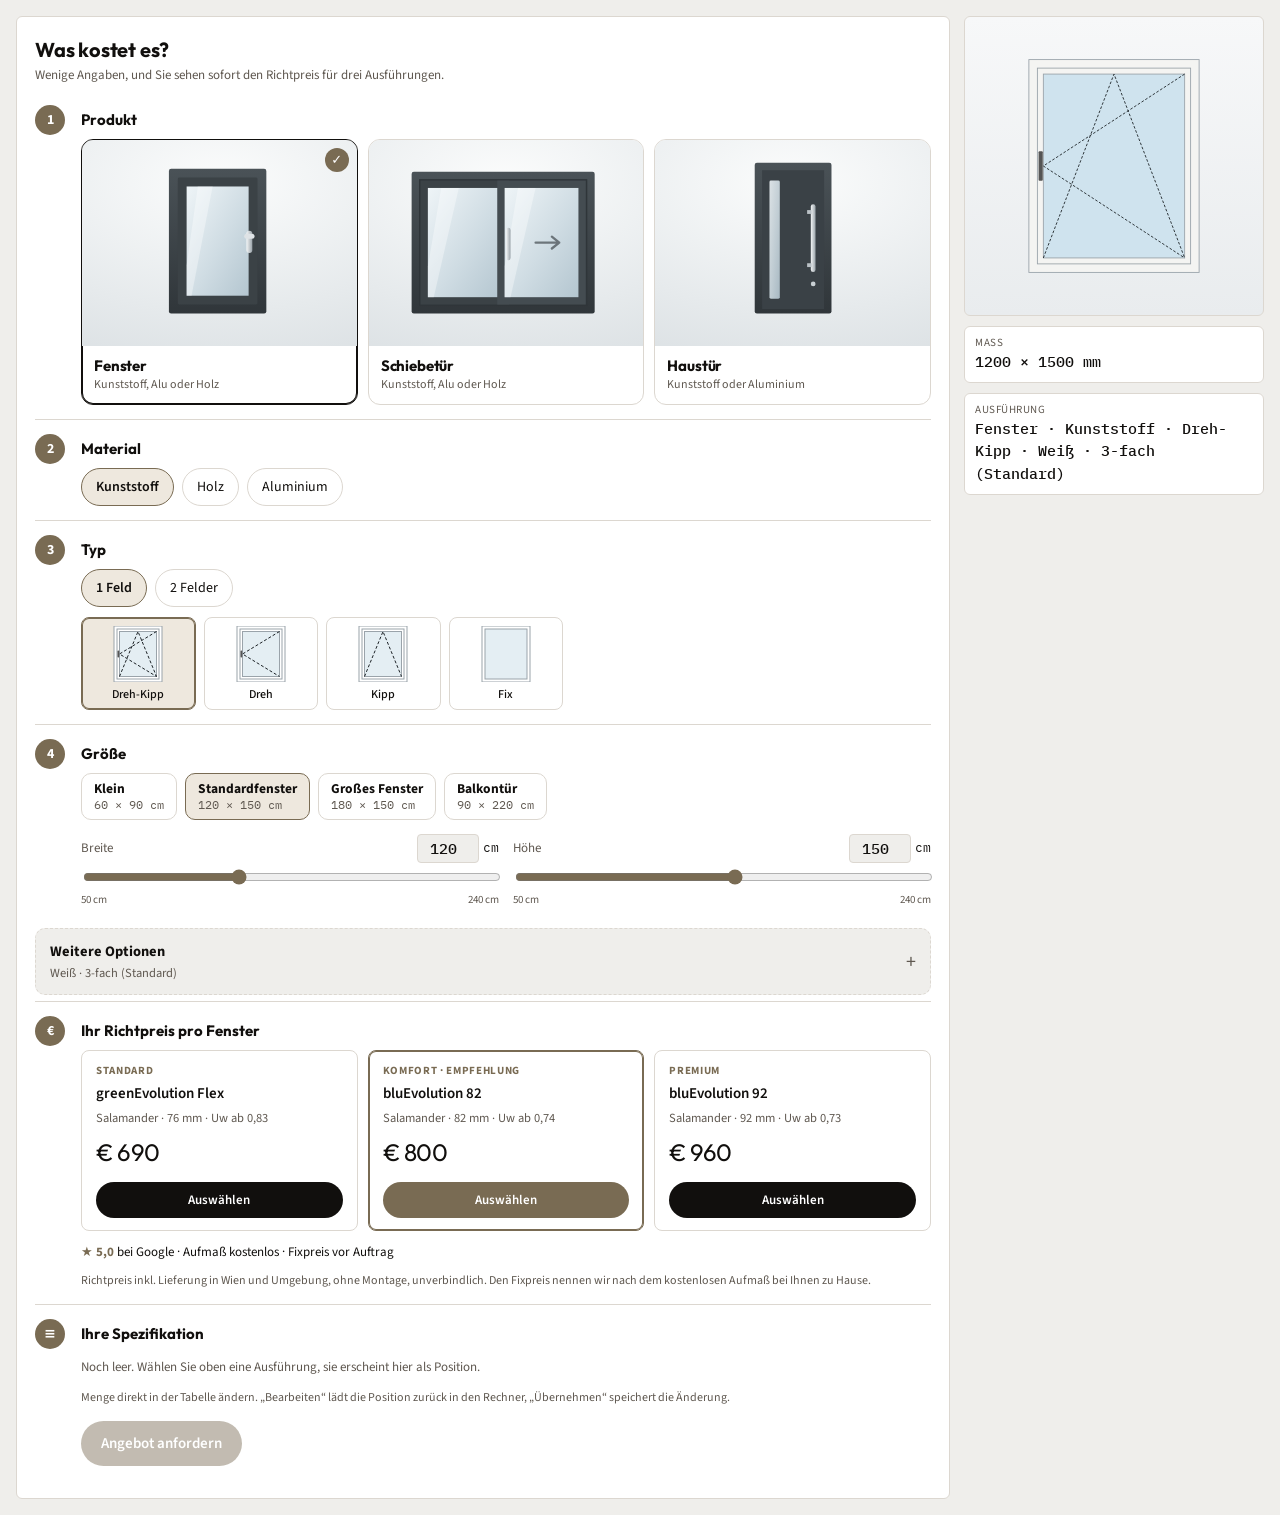
<file: fenster-konfigurator.html>
<!doctype html>
<html lang="de">
<head>
<meta charset="utf-8">
<meta name="viewport" content="width=device-width,initial-scale=1,viewport-fit=cover">
<title>Preisrechner D&amp;B</title>
<link rel="stylesheet" href="fonts.css">
<style>
:root { --bg:#eef0f1; --panel:#fff; --ink:#1c2226; --muted:#5b666e; --line:#d6dadd; --accent:#2c6a86; --accent-soft:#e1edf2; --gelb:#f5c518; --gelb-ink:#1c1c1c;
  --f-display:"Archivo","Helvetica Neue",Arial,sans-serif; --f-body:"IBM Plex Sans","Segoe UI",system-ui,sans-serif; --f-mono:"IBM Plex Mono",ui-monospace,Menlo,monospace; color-scheme:light; }
* { box-sizing:border-box; } html,body { margin:0; } [hidden] { display:none !important; }
body { background:var(--bg); color:var(--ink); font-family:var(--f-body); font-size:15px; line-height:1.45; }
.app { display:grid; grid-template-columns:minmax(0,1fr) 300px; gap:14px; padding:16px; }
@media (max-width:860px) { .app { grid-template-columns:1fr; padding:10px; } .pic { display:none !important; } }
.panel { background:var(--panel); border:1px solid var(--line); border-radius:6px; padding:18px; min-width:0; }
h1 { font-family:var(--f-display); font-size:20px; margin:0 0 2px; letter-spacing:-.01em; }
.sub { color:var(--muted); font-size:13px; margin:0 0 6px; }
.step { display:grid; grid-template-columns:34px 1fr; gap:12px; padding:14px 0; border-top:1px solid var(--line); align-items:start; }
.step:first-of-type { border-top:0; }
.step i { width:30px; height:30px; border-radius:50%; background:var(--gelb); color:var(--gelb-ink); font:700 14px var(--f-body); font-style:normal; display:grid; place-items:center; }
.step h2 { font-family:var(--f-display); font-size:15px; margin:4px 0 8px; }
.seg { display:flex; gap:8px; flex-wrap:wrap; }
.seg button { font:inherit; font-size:14px; border:1px solid var(--line); background:transparent; color:var(--ink); border-radius:999px; padding:8px 14px; cursor:pointer; display:inline-flex; align-items:center; gap:8px; }
.seg button[aria-pressed="true"] { border-color:var(--accent); background:var(--accent-soft); font-weight:600; }
/* Produktwahl mit Bild */
.prods { display:grid; grid-template-columns:repeat(3,minmax(0,1fr)); gap:10px; }
.prods button { position:relative; font:inherit; color:var(--ink); background:var(--panel); border:1px solid var(--line); border-radius:12px; padding:0; cursor:pointer; overflow:hidden; text-align:left; display:grid; grid-template-rows:auto 1fr; transition:border-color .2s, box-shadow .2s, transform .2s; }
.prods button:hover { border-color:#9fb0ba; transform:translateY(-2px); box-shadow:0 10px 22px -14px rgba(28,34,38,.45); }
.prods .im { display:grid; place-items:center; aspect-ratio:4/3; background:radial-gradient(120% 90% at 50% 20%, #fbfcfc 0%, #e6eaec 70%, #dde2e5 100%); }
.prods .im svg { width:86%; height:auto; display:block; }
.prods .tx { padding:9px 12px 11px; display:grid; gap:1px; }
.prods .tx b { font-family:var(--f-display); font-size:15px; letter-spacing:-.01em; }
.prods .tx small { color:var(--muted); font-size:12px; line-height:1.3; }
.prods button[aria-pressed="true"] { border-color:var(--ink); box-shadow:inset 0 0 0 1px var(--ink); }
.prods button[aria-pressed="true"]::after { content:"✓"; position:absolute; top:8px; right:8px; width:24px; height:24px; border-radius:50%; background:var(--gelb); color:var(--gelb-ink); font:700 13px/24px var(--f-body); text-align:center; }
@media (max-width:520px) { .prods { gap:6px; } .prods .tx { padding:7px 8px 9px; } .prods .tx b { font-size:13.5px; } .prods .tx small { display:none; } }
.seg button i.c { width:16px; height:16px; border-radius:50%; border:1px solid rgba(0,0,0,.15); display:inline-block; }
.types { display:grid; grid-template-columns:repeat(auto-fill,minmax(104px,1fr)); gap:8px; }
.type { border:1px solid var(--line); border-radius:8px; background:transparent; padding:8px 6px 6px; cursor:pointer; display:grid; gap:4px; justify-items:center; font:500 12px var(--f-body); color:var(--ink); text-align:center; }
.type[aria-pressed="true"] { border-color:var(--accent); box-shadow:inset 0 0 0 1px var(--accent); background:var(--accent-soft); }
.type svg { width:72px; height:56px; }
.fields { margin-bottom:10px; }
.dims { display:grid; grid-template-columns:1fr 1fr; gap:14px; }
.dim label { display:flex; justify-content:space-between; align-items:center; font-size:13px; color:var(--muted); margin-bottom:4px; }
.dim label .num { display:inline-flex; align-items:center; gap:4px; font-family:var(--f-mono); color:var(--ink); }
.dim label input { width:62px; font:500 15px var(--f-mono); color:var(--ink); background:var(--bg); border:1px solid var(--line); border-radius:4px; padding:4px 6px; text-align:right; }
.dim label input:focus-visible, .spec input:focus-visible { outline:2px solid var(--accent); outline-offset:1px; }
input[type=range] { width:100%; accent-color:var(--accent); }
.dim small { display:flex; justify-content:space-between; color:var(--muted); font-size:11px; }
.res { display:grid; grid-template-columns:repeat(3,1fr); gap:10px; margin-top:4px; }
@media (max-width:620px) { .res { grid-template-columns:1fr; } }
.tier { border:1px solid var(--line); border-radius:8px; padding:12px 14px; display:grid; gap:4px; background:var(--panel); align-content:start; }
.tier.rec { border-color:var(--accent); box-shadow:inset 0 0 0 1px var(--accent); }
.tier .lvl { font-size:11px; text-transform:uppercase; letter-spacing:.06em; color:var(--accent); font-weight:700; }
.tier .name { font-weight:600; }
.tier .sys { color:var(--muted); font-size:12.5px; }
.tier .price { font-family:var(--f-display); font-size:24px; letter-spacing:-.02em; margin-top:4px; }
.tier .price small { font:400 12px var(--f-body); color:var(--muted); margin-left:4px; }
.tier button { margin-top:8px; font:600 13px var(--f-body); border:0; border-radius:999px; padding:9px 12px; cursor:pointer; background:var(--ink); color:#fff; }
.tier.rec button { background:var(--gelb); color:var(--gelb-ink); }
.disc { font-size:12px; color:var(--muted); margin:12px 0 0; line-height:1.4; }
.hint { background:#fbf0e2; color:#a3621b; border-radius:6px; padding:8px 10px; font-size:12.5px; margin-top:10px; }
/* Spezifikation */
.spec { margin-top:4px; }
.spec table { width:100%; border-collapse:collapse; font-size:13.5px; }
.spec th { text-align:left; font-size:11px; text-transform:uppercase; letter-spacing:.05em; color:var(--muted); font-weight:600; padding:6px 6px; border-bottom:1px solid var(--line); }
.spec td { padding:8px 6px; border-bottom:1px solid var(--line); vertical-align:top; }
.spec td.n { font-family:var(--f-mono); white-space:nowrap; text-align:right; }
.spec td .d { color:var(--muted); font-size:12px; }
.spec input.q { width:52px; font:500 14px var(--f-mono); text-align:center; border:1px solid var(--line); border-radius:4px; padding:4px; background:var(--bg); }
.spec .act { white-space:nowrap; }
.spec .act button { font:500 12px var(--f-body); border:1px solid var(--line); background:transparent; color:var(--ink); border-radius:999px; padding:4px 10px; cursor:pointer; margin-left:4px; }
.spec tfoot td { border:0; padding-top:12px; }
.spec tfoot b { font-family:var(--f-display); font-size:22px; letter-spacing:-.02em; }
.spec .empty { color:var(--muted); font-size:13px; }
.btn { font:600 15px var(--f-body); border:0; border-radius:999px; padding:12px 20px; cursor:pointer; background:var(--gelb); color:var(--gelb-ink); display:inline-flex; align-items:center; gap:8px; }
.btn:disabled { opacity:.45; cursor:not-allowed; }
.pic { display:grid; align-content:start; gap:10px; position:sticky; top:16px; }
.view { background:linear-gradient(180deg,#f7f8f9,#e9ecee); border:1px solid var(--line); border-radius:6px; padding:16px; display:grid; place-items:center; min-height:300px; }
.view svg { max-width:100%; height:auto; }
.fact { background:var(--panel); border:1px solid var(--line); border-radius:6px; padding:8px 10px; }
.fact span { font-size:11px; text-transform:uppercase; letter-spacing:.05em; color:var(--muted); display:block; }
.fact b { font-family:var(--f-mono); font-weight:500; }
/* ===== Mobil: volle Breite, Nummer neben der Überschrift, Produkte als Liste ===== */
@media (max-width:560px) {
  .app { padding:0; gap:0; }
  .panel { border:0; border-radius:0; padding:18px 16px 22px; }
  h1 { font-size:22px; }
  .step { grid-template-columns:26px minmax(0,1fr); column-gap:10px; row-gap:12px; padding:18px 0; }
  .step > div { display:contents; }
  .step > div > * { grid-column:1 / -1; min-width:0; }
  .step > div > h2 { grid-column:2; margin:0; align-self:center; font-size:16px; }
  .step i { width:26px; height:26px; font-size:13px; }
  .prods { grid-template-columns:minmax(0,1fr) !important; gap:8px; }
  .prods button { grid-template-columns:96px minmax(0,1fr); grid-template-rows:none; align-items:stretch; border-radius:12px; }
  .prods button:hover { transform:none; box-shadow:none; }
  .prods .im { aspect-ratio:auto; min-height:76px; height:100%; }
  .prods .im svg { width:92%; }
  .prods .tx { padding:10px 40px 10px 14px; align-content:center; }
  .prods .tx b { font-size:15.5px !important; }
  .prods .tx small { display:block !important; font-size:12.5px; }
  .prods button[aria-pressed="true"]::after { top:50%; margin-top:-12px; right:12px; }
  .dims { grid-template-columns:minmax(0,1fr); gap:18px; }
  .dim label { gap:10px; }
  .dim label > span:first-child { min-width:0; overflow:hidden; text-overflow:ellipsis; }
  .dim label input { width:72px; font-size:16px; }
  .seg { gap:8px; }
  .seg button { text-align:left; max-width:100%; padding:9px 14px; min-height:40px; }
  .res { grid-template-columns:minmax(0,1fr) !important; }
  .spec table, .spec thead, .spec tbody, .spec tfoot, .spec tr { display:block; }
  .spec thead { display:none; }
  .spec tbody tr { display:grid; grid-template-columns:auto minmax(0,1fr) auto; gap:6px 10px; align-items:center; padding:12px 0; border-bottom:1px solid var(--line); }
  .spec tbody td { display:block; padding:0; border:0; }
  .spec tbody td:first-child { grid-column:1 / -1; }
  .spec tbody td:nth-child(3) { color:var(--muted); text-align:left; }
  .spec .act button { margin:6px 6px 0 0; padding:6px 12px; font-size:12.5px; }
  .spec tfoot { display:block; }
  .spec tfoot tr { display:flex; justify-content:space-between; align-items:baseline; gap:12px; padding-top:14px; }
  .spec tfoot td { display:block; padding:0; text-align:left !important; }
  .btn { width:100%; justify-content:center; }
}
.tier button[disabled] { display:none; }
.tier .price small.no { display:block; font:600 14px var(--f-body); color:var(--muted); margin:2px 0 0; }
.hint-sw { display:inline-block; margin-top:8px; font:600 14px var(--f-body); color:var(--ink); background:var(--gelb); border:0; border-radius:999px; padding:8px 14px; cursor:pointer; }
/* ===== Bedienkomfort ===== */
.ux-pre { display:flex; flex-wrap:wrap; gap:8px; margin:0 0 14px; }
.ux-pre button { font:inherit; color:var(--ink); background:var(--panel); border:1px solid var(--line); border-radius:10px; padding:7px 12px; cursor:pointer; display:grid; gap:1px; text-align:left; line-height:1.2; }
.ux-pre button b { font-size:13.5px; }
.ux-pre button small { font-size:12px; color:var(--muted); font-family:var(--f-mono); }
.ux-pre button[aria-pressed="true"] { border-color:var(--accent); background:var(--accent-soft); }
.ux-unk { align-self:center; font-size:13.5px; color:var(--accent); text-decoration:underline; text-underline-offset:3px; margin-left:4px; }
.ux-adv { width:100%; display:flex; justify-content:space-between; align-items:center; gap:12px; font:inherit; color:var(--ink); background:var(--bg); border:1px dashed var(--line); border-radius:10px; padding:12px 14px; margin:6px 0; cursor:pointer; text-align:left; }
.ux-adv span { display:grid; gap:2px; min-width:0; }
.ux-adv b { font-size:14.5px; }
.ux-adv small { font-size:12.5px; color:var(--muted); }
.ux-adv i { font-style:normal; font-size:20px; line-height:1; color:var(--muted); }
.ux-hide { display:none !important; }
.ux-trust { margin:12px 0 0; font-size:13px; color:var(--ink); }

@media (max-width:560px) { .ux-pre button { flex:1 1 calc(50% - 4px); } .ux-unk { flex-basis:100%; margin:2px 0 0; } }

/* ===== Markenfarben Design & Building Solutions ===== */
:root { --bg:#efeeeb; --panel:#fff; --ink:#110f0d; --muted:#5f5850; --line:#dcd7d0; --accent:#796b53; --accent-soft:#eee8de; --gelb:#796b53; --gelb-ink:#fff;
  --f-display:"Outfit","Geologica","Helvetica Neue",Arial,sans-serif; --f-body:"Source Sans 3","Segoe UI",system-ui,sans-serif; }
.ux-trust b { color:var(--accent); }
.hint-sw { color:var(--gelb-ink) !important; }
</style>
</head>
<body>
<div class="app">
  <section class="panel">
    <h1 data-t="title">Was kostet es?</h1>
    <p class="sub" data-t="subtitle">Wenige Angaben, und Sie sehen sofort den Richtpreis für drei Ausführungen.</p>

    <div class="step"><i>1</i><div><h2 data-t="s_product">Produkt</h2><div class="prods" id="seg-prod" role="group"></div></div></div>
    <div class="step" id="st-mat"><i>2</i><div><h2 data-t="s_material">Material</h2><div class="seg" id="seg-mat"></div></div></div>
    <div class="step"><i id="n-type">3</i><div><h2 data-t="s_type">Typ</h2><div class="seg fields" id="seg-fields"></div><div class="types" id="types"></div></div></div>
    <div class="step"><i id="n-size">4</i><div><h2 data-t="s_size">Größe</h2>
      <div class="dims">
        <div class="dim"><label><span data-t="width">Breite</span><span class="num"><input type="number" id="w-in" step="1" inputmode="numeric"> cm</span></label><input type="range" id="w" step="50"><small><span id="w-min"></span><span id="w-max"></span></small></div>
        <div class="dim"><label><span data-t="height">Höhe</span><span class="num"><input type="number" id="h-in" step="1" inputmode="numeric"> cm</span></label><input type="range" id="h" step="50"><small><span id="h-min"></span><span id="h-max"></span></small></div>
      </div><div class="hint" id="hint" hidden></div></div></div>
    <div class="step"><i id="n-col">5</i><div><h2 data-t="s_colour">Farbe</h2><div class="seg" id="seg-col"></div></div></div>
    <div class="step" id="st-glass"><i id="n-glass">6</i><div><h2 data-t="s_glass">Glas</h2><div class="seg" id="seg-glass"></div></div></div>

    <div class="step"><i>€</i><div><h2 id="res-title"></h2><div class="res" id="res"></div>
      <p class="disc" id="disc"></p></div></div>

    <div class="step"><i>≡</i><div><h2 data-t="s_spec">Ihre Spezifikation</h2>
      <div class="spec" id="spec"></div>
      <p class="disc" data-t="spec_hint">Menge direkt in der Tabelle ändern. „Bearbeiten“ lädt die Position zurück in den Rechner, „Übernehmen“ speichert die Änderung.</p>
      <p style="margin:14px 0 0"><button type="button" class="btn" id="send" data-t="send">Angebot anfordern</button></p>
    </div></div>
  </section>

  <aside class="pic">
    <div class="view"><svg id="draw" viewBox="0 0 300 300" role="img" aria-label=""></svg></div>
    <div class="fact"><span data-t="f_dim">Maß</span><b id="f-dim"></b></div>
    <div class="fact"><span data-t="f_sel">Ausführung</span><b id="f-sel"></b></div>
  </aside>
</div>

<script>
/* =====================================================================
   PREISE – alle Zahlen hier. Basis = Website-Richtpreise (Anzeige: ohne Montage).
   Preis = Basis × (fix + (1−fix) × Fläche/Referenzfläche) × Typ × Farbe × Glas + Zuschläge
   ===================================================================== */
var COL = {
  pvc:  [ { id: 'weiss', f: 1.00, c: '#f4f4f2' }, { id: 'aussen', f: 1.12, c: '#3b3f43' }, { id: 'beidseitig', f: 1.20, c: '#2e3236' }, { id: 'holzdekor', f: 1.15, c: '#b4874f' } ],
  holz: [ { id: 'lasur', f: 1.00, c: '#d8b27a' }, { id: 'deckend', f: 1.05, c: '#f2f0ea' }, { id: 'eiche', f: 1.25, c: '#b88a56' } ],
  alu:  [ { id: 'anthrazit', f: 1.00, c: '#383c40' }, { id: 'weiss', f: 1.00, c: '#f4f4f2' }, { id: 'ral', f: 1.08, c: 'linear-gradient(135deg,#c94f3d,#3d6cc9)' }, { id: 'holzdekor', f: 1.18, c: '#a67b4e' } ],
  tuer: [ { id: 'anthrazit', f: 1.00, c: '#383c40' }, { id: 'weiss', f: 1.00, c: '#f4f4f2' }, { id: 'ral', f: 1.08, c: 'linear-gradient(135deg,#c94f3d,#3d6cc9)' }, { id: 'holzdekor', f: 1.15, c: '#a67b4e' } ]
};
var GLASS = [ { id: 'g3', f: 1.00 }, { id: 'g2', f: 0.94 }, { id: 'schall', f: 1.12 } ];
var P = {
  fenster: { ref: { w: 1200, h: 1500 }, fix: 0.42, lim: { w: [500, 2400], h: [500, 2400] }, glass: true, stulp: { w: 1600, a: 2.6, f: 1.55 },
    mats: {
      kunststoff: { col: 'pvc', tiers: [
        { lvl: 'Standard', name: 'greenEvolution Flex', sys: 'Salamander · 76 mm · Uw ab 0,83', price: 690 },
        { lvl: 'Komfort', name: 'bluEvolution 82', sys: 'Salamander · 82 mm · Uw ab 0,74', price: 799, rec: true },
        { lvl: 'Premium', name: 'bluEvolution 92', sys: 'Salamander · 92 mm · Uw ab 0,73', price: 959 } ] },
      holz: { col: 'holz', tiers: [
        { lvl: 'Standard', name: 'Naturo 68', sys: 'Eko-Okna · 68 mm · Uw ab 1,07', price: 990 },
        { lvl: 'Komfort', name: 'Naturo 80', sys: 'Eko-Okna · 80 mm · Uw ab 0,81', price: 1190, rec: true },
        { lvl: 'Premium', name: 'Naturo 92', sys: 'Eko-Okna · 92 mm · Uw ab 0,77', price: 1390 } ] },
      aluminium: { col: 'alu', tiers: [
        { lvl: 'Standard', name: 'MB-79N', sys: 'Aluprof · Uw ab 0,90', price: 1190 },
        { lvl: 'Komfort', name: 'MB-86N', sys: 'Aluprof · Uw ab 0,77', price: 1390, rec: true },
        { lvl: 'Premium', name: 'MB-86N SI / MB-104', sys: 'Aluprof · Passivhaus', price: 1790 } ] } },
    types: { 1: [ { id: 'dk', f: 1.00, s: ['dk'] }, { id: 'dreh', f: 0.93, s: ['dreh'] }, { id: 'kipp', f: 0.90, s: ['kipp'] }, { id: 'fix', f: 0.78, s: ['fix'] } ],
             2: [ { id: 'dk_fix', f: 1.38, s: ['dk', 'fix'] }, { id: 'fix_dk', f: 1.38, s: ['fix', 'dk'] }, { id: 'stulp', f: 1.55, s: ['dk', 'dk'] }, { id: 'dreh_dreh', f: 1.45, s: ['dreh', 'dreh'] }, { id: 'fix_fix', f: 1.15, s: ['fix', 'fix'] } ] } },
  schiebetuer: { ref: { w: 3000, h: 2200 }, fix: 0.5, lim: { w: [1600, 6500], h: [1800, 2600] }, glass: true,
    /* Material wie beim Fenster wählbar. wMax = größte Breite in mm, only = nur für diese Aufteilungen */
    mats: {
      kunststoff: { col: 'pvc', tiers: [
        { lvl: 'Standard', name: 'Parallel-Schiebe-Kipp', sys: 'Salamander · kippen und schieben · bis 3 m', price: 2390, wMax: 3000, only: ['s2', 's2l'] },
        { lvl: 'Komfort', name: 'Hebe-Schiebetür Kunststoff', sys: 'Salamander evolutionDrive · bodeneben · bis 6 m', price: 4900, wMax: 6000, rec: true } ] },
      aluminium: { col: 'alu', tiers: [
        { lvl: 'Standard', name: 'Hebe-Schiebetür MB-59HS', sys: 'Aluprof · wärmegedämmt · bis 6 m', price: 6900, wMax: 6000 },
        { lvl: 'Komfort', name: 'Hebe-Schiebetür MB-77HS', sys: 'Aluprof · schmale Ansichten · bis 6,5 m', price: 7900, rec: true },
        { lvl: 'Premium', name: 'Hebe-Schiebetür MB-77HS HI', sys: 'Aluprof · beste Dämmung · bis 6,5 m', price: 8900 } ] },
      holz: { col: 'holz', tiers: [
        { lvl: 'Holz', name: 'Hebe-Schiebetür Holz', sys: 'Eko-Okna · Lasur oder deckend · bis 6 m', price: 6900, wMax: 6000, rec: true } ] } },
    types: { 1: [ { id: 's2', f: 1.00, s: ['slide', 'fix'] }, { id: 's2l', f: 1.00, s: ['fix', 'slide'] }, { id: 's3', f: 1.35, s: ['fix', 'slide', 'fix'] }, { id: 's4', f: 1.70, s: ['fix', 'slide', 'slide', 'fix'] } ] } },
  haustuer: { ref: { w: 1100, h: 2100 }, fix: 0.7, lim: { w: [900, 1400], h: [1900, 2500] }, glass: false,
    mats: {
      kunststoff: { col: 'pvc', tiers: [
        { lvl: 'Kunststoff', name: 'Kunststoff-Haustür', sys: 'Salamander · Füllung nach Wahl · RC2', price: 2290, rec: true } ] },
      aluminium: { col: 'tuer', tiers: [
        { lvl: 'Komfort', name: 'Aluminium-Haustür', sys: 'Aluprof MB-86N · flügelüberdeckend · RC2', price: 3900, rec: true },
        { lvl: 'Premium', name: 'Aluminium-Haustür Fingerprint', sys: 'Aluprof · Fingerprint · RC3 möglich', price: 5000 } ] } },
    /* add = Zuschlag in € je Seitenteil / Oberlicht */
    types: { 1: [ { id: 'd', f: 1.00, s: ['door'] }, { id: 'd_st', f: 1.00, s: ['door', 'fix'], add: 900 }, { id: 'st_d', f: 1.00, s: ['fix', 'door'], add: 900 }, { id: 'st_d_st', f: 1.00, s: ['fix', 'door', 'fix'], add: 1800 }, { id: 'd_ol', f: 1.00, s: ['door'], top: true, add: 450 }, { id: 'd_st_ol', f: 1.00, s: ['door', 'fix'], top: true, add: 1350 } ] } }
};

/* ============ TEXTE ============ */
var LANG = (new URLSearchParams(location.search).get('lang') || 'de').slice(0, 2);
var T = {
  de: { title: 'Was kostet es?', subtitle: 'Wenige Angaben, und Sie sehen sofort den Richtpreis für drei Ausführungen.', s_product: 'Produkt', s_material: 'Material', s_type: 'Typ', s_size: 'Größe', s_colour: 'Farbe', s_glass: 'Glas', s_spec: 'Ihre Spezifikation', width: 'Breite', height: 'Höhe', f_dim: 'Maß', f_sel: 'Ausführung',
    spec_hint: 'Menge direkt in der Tabelle ändern. „Bearbeiten“ lädt die Position zurück in den Rechner, „Übernehmen“ speichert die Änderung.', send: 'Angebot anfordern',
    res_fenster: 'Ihr Richtpreis pro Fenster', res_schiebetuer: 'Ihr Richtpreis pro Schiebetür', res_haustuer: 'Ihr Richtpreis pro Haustür',
    disc_fenster: 'Richtpreis inkl. Lieferung in Wien und Umgebung, ohne Montage, unverbindlich. Den Fixpreis nennen wir nach dem kostenlosen Aufmaß bei Ihnen zu Hause.',
    disc_schiebetuer: 'Richtpreis inkl. Lieferung, ohne Montage, unverbindlich. Bodenebene Schwelle, Antrieb und Sonnenschutz rechnen wir nach dem Aufmaß dazu.',
    disc_haustuer: 'Richtpreis inkl. Lieferung, ohne Montage, unverbindlich. Füllung, Glasausschnitt und Zutrittssystem besprechen wir in der Ausstellung.',
    p_fenster: 'Fenster', p_schiebetuer: 'Schiebetür', p_haustuer: 'Haustür', pd_fenster: 'Kunststoff, Alu oder Holz', pd_schiebetuer: 'Kunststoff, Alu oder Holz', pd_haustuer: 'Kunststoff oder Aluminium', m_kunststoff: 'Kunststoff', m_holz: 'Holz', m_aluminium: 'Aluminium', m_alle: '',
    rec: 'Empfehlung', choose: 'Auswählen', apply: 'Übernehmen', stulp: '2 Flügel', fields1: '1 Feld', fields2: '2 Felder',
    t_dk: 'Dreh-Kipp', t_dreh: 'Dreh', t_kipp: 'Kipp', t_fix: 'Fix', t_dk_fix: 'Dreh-Kipp + Fix', t_fix_dk: 'Fix + Dreh-Kipp', t_stulp: '2 × Dreh-Kipp (Stulp)', t_dreh_dreh: '2 × Dreh', t_fix_fix: '2 × Fix',
    t_s2: '2-teilig, Schiebeflügel links', t_s2l: '2-teilig, Schiebeflügel rechts', t_s3: '3-teilig, Mitte schiebt', t_s4: '4-teilig, 2 Schiebeflügel',
    t_d: 'Tür', t_d_st: 'Tür + Seitenteil rechts', t_st_d: 'Seitenteil links + Tür', t_st_d_st: '2 Seitenteile', t_d_ol: 'Tür + Oberlicht', t_d_st_ol: 'Tür + Seitenteil + Oberlicht',
    c_weiss: 'Weiß', c_aussen: 'Farbe außen, weiß innen', c_beidseitig: 'Farbe beidseitig', c_holzdekor: 'Holzdekor', c_lasur: 'Lasur natur', c_deckend: 'Deckend weiß', c_eiche: 'Eiche', c_anthrazit: 'Anthrazit RAL 7016', c_ral: 'Wunsch-RAL',
    g_g3: '3-fach (Standard)', g_g2: '2-fach', g_schall: 'Schallschutz',
    hint_tier: 'Bei {w} Breite möglich: {list}.', only_to: 'nur bis {m} Breite', only_2: 'nur als 2-teilige Tür', switch_mat: 'Auf {mat} wechseln', hint_type: 'Für „{type}“ möglich: {list}.', hint_none: 'In {mat} gibt es für diese Breite keine Ausführung. Bitte wählen Sie ein anderes Material oder eine kleinere Breite.', hint_stulp: 'Ab 160 cm Breite oder 2,6 m² rechnen wir mit 2 Flügeln.',
    th_pos: 'Position', th_qty: 'Stk.', th_price: 'Preis', th_sum: 'Summe', total: 'Summe Richtpreis', edit: 'Bearbeiten', del: 'Entfernen', empty: 'Noch leer. Wählen Sie oben eine Ausführung, sie erscheint hier als Position.',
    msg_head: 'Anfrage aus dem Preisrechner:', msg_total: 'Summe Richtpreis: {sum}' },
  en: { title: 'What does it cost?', subtitle: 'A few choices and you instantly see the guide price for three versions.', s_product: 'Product', s_material: 'Material', s_type: 'Type', s_size: 'Size', s_colour: 'Colour', s_glass: 'Glass', s_spec: 'Your specification', width: 'Width', height: 'Height', f_dim: 'Size', f_sel: 'Version',
    spec_hint: 'Change the quantity directly in the table. "Edit" loads the item back into the calculator, "Apply" saves the change.', send: 'Request a quote',
    res_fenster: 'Your guide price per window', res_schiebetuer: 'Your guide price per sliding door', res_haustuer: 'Your guide price per entrance door',
    disc_fenster: 'Guide price incl. delivery in Vienna and surroundings, excluding installation, non-binding. Fixed price after the free on-site measurement.',
    disc_schiebetuer: 'Guide price incl. delivery, excluding installation, non-binding. Flush threshold, drive and sun protection are added after the measurement.',
    disc_haustuer: 'Guide price incl. delivery, excluding installation, non-binding. Panel, glass cut-out and access system are discussed in the showroom.',
    p_fenster: 'Window', p_schiebetuer: 'Sliding door', p_haustuer: 'Entrance door', pd_fenster: 'uPVC, aluminium or timber', pd_schiebetuer: 'uPVC, aluminium or timber', pd_haustuer: 'uPVC or aluminium', m_kunststoff: 'uPVC', m_holz: 'Timber', m_aluminium: 'Aluminium', m_alle: '',
    rec: 'Recommended', choose: 'Select', apply: 'Apply', stulp: '2 sashes', fields1: '1 field', fields2: '2 fields',
    t_dk: 'Tilt & turn', t_dreh: 'Side-hung', t_kipp: 'Tilt only', t_fix: 'Fixed', t_dk_fix: 'Tilt & turn + fixed', t_fix_dk: 'Fixed + tilt & turn', t_stulp: '2 × tilt & turn (French)', t_dreh_dreh: '2 × side-hung', t_fix_fix: '2 × fixed',
    t_s2: '2-part, sliding sash left', t_s2l: '2-part, sliding sash right', t_s3: '3-part, centre slides', t_s4: '4-part, 2 sliding sashes',
    t_d: 'Door', t_d_st: 'Door + side panel right', t_st_d: 'Side panel left + door', t_st_d_st: '2 side panels', t_d_ol: 'Door + top light', t_d_st_ol: 'Door + side panel + top light',
    c_weiss: 'White', c_aussen: 'Colour outside, white inside', c_beidseitig: 'Colour both sides', c_holzdekor: 'Wood decor', c_lasur: 'Natural stain', c_deckend: 'Opaque white', c_eiche: 'Oak', c_anthrazit: 'Anthracite RAL 7016', c_ral: 'Any RAL',
    g_g3: 'Triple (standard)', g_g2: 'Double', g_schall: 'Acoustic',
    hint_tier: 'At {w} width available: {list}.', only_to: 'only up to {m} wide', only_2: 'only as a 2-part door', switch_mat: 'Switch to {mat}', hint_type: 'For “{type}” available: {list}.', hint_none: 'In {mat} there is no version for this width. Please choose another material or a smaller width.', hint_stulp: 'From 160 cm width or 2.6 m² we calculate with 2 sashes.',
    th_pos: 'Item', th_qty: 'Qty', th_price: 'Price', th_sum: 'Total', total: 'Total guide price', edit: 'Edit', del: 'Remove', empty: 'Empty so far. Select a version above and it appears here as an item.',
    msg_head: 'Request from the price calculator:', msg_total: 'Total guide price: {sum}' },
  ru: { title: 'Сколько это стоит?', subtitle: 'Несколько выборов — и вы сразу видите ориентировочную цену трёх вариантов.', s_product: 'Продукт', s_material: 'Материал', s_type: 'Тип', s_size: 'Размер', s_colour: 'Цвет', s_glass: 'Стекло', s_spec: 'Ваша спецификация', width: 'Ширина', height: 'Высота', f_dim: 'Размер', f_sel: 'Исполнение',
    spec_hint: 'Количество меняется прямо в таблице. «Изменить» загружает позицию обратно в калькулятор, «Применить» сохраняет изменения.', send: 'Запросить предложение',
    res_fenster: 'Ориентировочная цена за окно', res_schiebetuer: 'Ориентировочная цена за раздвижную дверь', res_haustuer: 'Ориентировочная цена за входную дверь',
    disc_fenster: 'Ориентировочная цена с доставкой по Вене и окрестностям, без монтажа, без обязательств. Фиксированную цену назовём после бесплатного замера.',
    disc_schiebetuer: 'Ориентировочная цена с доставкой, без монтажа, без обязательств. Нулевой порог, привод и солнцезащиту добавим после замера.',
    disc_haustuer: 'Ориентировочная цена с доставкой, без монтажа, без обязательств. Филёнку, остекление и систему доступа обсудим в шоуруме.',
    p_fenster: 'Окно', p_schiebetuer: 'Раздвижная дверь', p_haustuer: 'Входная дверь', pd_fenster: 'ПВХ, алюминий или дерево', pd_schiebetuer: 'ПВХ, алюминий или дерево', pd_haustuer: 'ПВХ или алюминий', m_kunststoff: 'ПВХ', m_holz: 'Дерево', m_aluminium: 'Алюминий', m_alle: '',
    rec: 'Рекомендуем', choose: 'Выбрать', apply: 'Применить', stulp: '2 створки', fields1: '1 поле', fields2: '2 поля',
    t_dk: 'Поворотно-откидное', t_dreh: 'Поворотное', t_kipp: 'Откидное', t_fix: 'Глухое', t_dk_fix: 'Пов.-откидное + глухое', t_fix_dk: 'Глухое + пов.-откидное', t_stulp: '2 × пов.-откидное (штульп)', t_dreh_dreh: '2 × поворотное', t_fix_fix: '2 × глухое',
    t_s2: '2 части, сдвижная слева', t_s2l: '2 части, сдвижная справа', t_s3: '3 части, средняя сдвижная', t_s4: '4 части, 2 сдвижные',
    t_d: 'Дверь', t_d_st: 'Дверь + боковина справа', t_st_d: 'Боковина слева + дверь', t_st_d_st: '2 боковины', t_d_ol: 'Дверь + фрамуга', t_d_st_ol: 'Дверь + боковина + фрамуга',
    c_weiss: 'Белый', c_aussen: 'Цвет снаружи, белый внутри', c_beidseitig: 'Цвет с двух сторон', c_holzdekor: 'Декор дерево', c_lasur: 'Лазурь натуральная', c_deckend: 'Укрывная белая', c_eiche: 'Дуб', c_anthrazit: 'Антрацит RAL 7016', c_ral: 'Любой RAL',
    g_g3: 'Тройное остекление (стандарт)', g_g2: 'Двойное остекление', g_schall: 'Шумозащитное',
    hint_tier: 'При ширине {w} подходит: {list}.', only_to: 'только до {m} ширины', only_2: 'только 2-частная дверь', switch_mat: 'Выбрать: {mat}', hint_type: 'Для варианта «{type}» подходит: {list}.', hint_none: 'Из материала «{mat}» на такую ширину вариантов нет. Выберите другой материал или уменьшите ширину.', hint_stulp: 'От 160 см ширины или 2,6 м² считаем 2 створки.',
    th_pos: 'Позиция', th_qty: 'Шт.', th_price: 'Цена', th_sum: 'Сумма', total: 'Итого ориентировочно', edit: 'Изменить', del: 'Удалить', empty: 'Пока пусто. Выберите исполнение выше — оно появится здесь позицией.',
    msg_head: 'Запрос из калькулятора:', msg_total: 'Итого ориентировочно: {sum}' }
};
if (!T[LANG]) LANG = 'de';
function t(k, v) { var s = T[LANG][k] != null ? T[LANG][k] : (T.de[k] != null ? T.de[k] : k); if (v) Object.keys(v).forEach(function (x) { s = s.split('{' + x + '}').join(v[x]); }); return s; }
document.documentElement.lang = LANG;
document.querySelectorAll('[data-t]').forEach(function (el) { el.textContent = t(el.dataset.t); });

/* ============ STATE ============ */
var $ = function (q) { return document.querySelector(q); };
var S = { prod: 'fenster', mat: 'kunststoff', fields: 1, type: 'dk', w: 1200, h: 1500, col: 'weiss', glass: 'g3' };
var SPEC = [], EDIT = null; // EDIT = index der Position, die gerade bearbeitet wird
var NF = new Intl.NumberFormat('de-AT', { style: 'currency', currency: 'EUR', maximumFractionDigits: 0 });
function fmt(n) { return NF.format(Math.round(n / 10) * 10); }
function prod() { return P[S.prod]; }
function mat() { return prod().mats[S.mat] || prod().mats[Object.keys(prod().mats)[0]]; }
function tiers() { return mat().tiers; }
function colSet(tr) { return COL[(tr && tr.col) || mat().col]; }
function col() { var set = colSet(); return set.filter(function (c) { return c.id === S.col; })[0] || set[0]; }
function gl() { return GLASS.filter(function (g) { return g.id === S.glass; })[0]; }
function typesNow() { return prod().types[S.fields] || prod().types[1]; }
function typ() { return typesNow().filter(function (x) { return x.id === S.type; })[0] || typesNow()[0]; }
function stulp() { var st = prod().stulp; return !!st && S.fields === 1 && typ().id !== 'fix' && (S.w > st.w || S.w * S.h / 1e6 > st.a); }
function price(tr) {
  var p = prod(), a = S.w * S.h / 1e6, ref = p.ref.w * p.ref.h / 1e6, ty = typ();
  var f = stulp() ? p.stulp.f : ty.f;
  return tr.price * (p.fix + (1 - p.fix) * a / ref) * f * col().f * (p.glass ? gl().f : 1) + (ty.add || 0);
}
function mStr(mmv) { return (mmv / 1000).toLocaleString(LANG === 'en' ? 'en-GB' : 'de-AT', { maximumFractionDigits: 2 }) + (LANG === 'ru' ? '\u00a0м' : '\u00a0m'); }
var TIER_X = {"en": {"Standard": "Standard", "Komfort": "Comfort", "Premium": "Premium", "Holz": "Timber", "Kunststoff": "uPVC", "Aluprof · Passivhaus": "Aluprof · passive house", "Parallel-Schiebe-Kipp": "Tilt-and-slide door", "Salamander · kippen und schieben · bis 3 m": "Salamander · tilt and slide · up to 3 m", "Hebe-Schiebetür Kunststoff": "Lift-and-slide door, uPVC", "Salamander evolutionDrive · bodeneben · bis 6 m": "Salamander evolutionDrive · level threshold · up to 6 m", "Hebe-Schiebetür MB-59HS": "Lift-and-slide door MB-59HS", "Aluprof · wärmegedämmt · bis 6 m": "Aluprof · thermally insulated · up to 6 m", "Hebe-Schiebetür MB-77HS": "Lift-and-slide door MB-77HS", "Aluprof · schmale Ansichten · bis 6,5 m": "Aluprof · slim sightlines · up to 6.5 m", "Hebe-Schiebetür MB-77HS HI": "Lift-and-slide door MB-77HS HI", "Aluprof · beste Dämmung · bis 6,5 m": "Aluprof · best insulation · up to 6.5 m", "Hebe-Schiebetür Holz": "Lift-and-slide door, timber", "Eko-Okna · Lasur oder deckend · bis 6 m": "Eko-Okna · glaze or opaque · up to 6 m", "Kunststoff-Haustür": "uPVC entrance door", "Salamander · Füllung nach Wahl · RC2": "Salamander · panel of your choice · RC2", "Aluminium-Haustür": "Aluminium entrance door", "Aluprof MB-86N · flügelüberdeckend · RC2": "Aluprof MB-86N · sash-covering panel · RC2", "Aluminium-Haustür Fingerprint": "Aluminium entrance door with fingerprint", "Aluprof · Fingerprint · RC3 möglich": "Aluprof · fingerprint · RC3 possible"}, "ru": {"Standard": "Стандарт", "Komfort": "Комфорт", "Premium": "Премиум", "Holz": "Дерево", "Kunststoff": "ПВХ", "Aluprof · Passivhaus": "Aluprof · пассивный дом", "Parallel-Schiebe-Kipp": "Параллельно-сдвижная дверь", "Salamander · kippen und schieben · bis 3 m": "Salamander · откидывается и сдвигается · до 3 м", "Hebe-Schiebetür Kunststoff": "Подъёмно-раздвижная дверь ПВХ", "Salamander evolutionDrive · bodeneben · bis 6 m": "Salamander evolutionDrive · порог в уровень пола · до 6 м", "Hebe-Schiebetür MB-59HS": "Подъёмно-раздвижная MB-59HS", "Aluprof · wärmegedämmt · bis 6 m": "Aluprof · тёплая · до 6 м", "Hebe-Schiebetür MB-77HS": "Подъёмно-раздвижная MB-77HS", "Aluprof · schmale Ansichten · bis 6,5 m": "Aluprof · узкие профили · до 6,5 м", "Hebe-Schiebetür MB-77HS HI": "Подъёмно-раздвижная MB-77HS HI", "Aluprof · beste Dämmung · bis 6,5 m": "Aluprof · лучшая теплоизоляция · до 6,5 м", "Hebe-Schiebetür Holz": "Подъёмно-раздвижная дверь из дерева", "Eko-Okna · Lasur oder deckend · bis 6 m": "Eko-Okna · лазурь или укрывная краска · до 6 м", "Kunststoff-Haustür": "Входная дверь ПВХ", "Salamander · Füllung nach Wahl · RC2": "Salamander · заполнение на выбор · RC2", "Aluminium-Haustür": "Алюминиевая входная дверь", "Aluprof MB-86N · flügelüberdeckend · RC2": "Aluprof MB-86N · накладная панель · RC2", "Aluminium-Haustür Fingerprint": "Алюминиевая входная дверь с отпечатком пальца", "Aluprof · Fingerprint · RC3 möglich": "Aluprof · сканер отпечатка · возможно RC3"}};
function X(str) { var m = TIER_X[LANG]; if (m && m[str]) return m[str]; if (LANG === 'en') return str.replace(/ Uw ab /, ' Uw from '); if (LANG === 'ru') return str.replace(/ Uw ab /, ' Uw от '); return str; }
function typeOk(tr) { return !tr.only || tr.only.indexOf(typ().id) >= 0; }
function widthOk(tr) { return !tr.wMax || S.w <= tr.wMax; }
function tierOk(tr) { return typeOk(tr) && widthOk(tr); }

/* ============ PIKTOGRAMM (Ansicht von innen) ============ */
function pict(ty, w, h, frameC, edge, glassC) {
  var sashes = ty.s, top = ty.top, fw = Math.max(3, w * 0.05), sw = Math.max(2.5, w * 0.035), o = [];
  var r = function (a, b, cw, ch, f) { o.push('<rect x="' + a + '" y="' + b + '" width="' + cw + '" height="' + ch + '" fill="' + f + '" stroke="' + edge + '"/>'); };
  r(0, 0, w, h, frameC);
  var n = sashes.length, ih = h - 2 * fw, y0 = fw;
  if (top) { var th = ih * 0.22; r(fw, y0, w - 2 * fw, th, glassC); y0 += th; ih -= th; }
  var widths = sashes.map(function (k) { return k === 'door' ? 1.0 : (k === 'fix' && sashes.indexOf('door') >= 0 ? 0.45 : 1.0); });
  var sum = widths.reduce(function (a, b) { return a + b; }, 0), x = fw;
  sashes.forEach(function (k, i) {
    var iw = (w - 2 * fw) * widths[i] / sum, y = y0;
    if (k === 'fix') { r(x, y, iw, ih, glassC); x += iw; return; }
    r(x, y, iw, ih, frameC); var gx = x + sw, gy = y + sw, gw = iw - 2 * sw, gh = ih - 2 * sw;
    if (k === 'door') { r(gx + gw * 0.2, gy + gh * 0.1, gw * 0.6, gh * 0.42, glassC); o.push('<rect x="' + (gx + gw * 0.86) + '" y="' + (gy + gh * 0.46) + '" width="' + (sw * 0.9) + '" height="' + (gh * 0.18) + '" rx="1" fill="#555"/>'); x += iw; return; }
    r(gx, gy, gw, gh, glassC);
    if (k === 'slide') { o.push('<path d="M' + (gx + gw * 0.2) + ' ' + (gy + gh / 2) + ' H' + (gx + gw * 0.8) + ' m-' + (gw * 0.12) + ' -' + (gh * 0.08) + ' l' + (gw * 0.12) + ' ' + (gh * 0.08) + ' -' + (gw * 0.12) + ' ' + (gh * 0.08) + '" fill="none" stroke="#1c2226" stroke-width="1.5"/>'); x += iw; return; }
    var left = n === 1 || i === 0, hinge = left ? gx : gx + gw, far = left ? gx + gw : gx, d = '';
    if (k === 'dk' || k === 'dreh') d += 'M' + far + ' ' + gy + ' L' + hinge + ' ' + (gy + gh / 2) + ' L' + far + ' ' + (gy + gh) + ' ';
    if (k === 'dk' || k === 'kipp') d += 'M' + gx + ' ' + (gy + gh) + ' L' + (gx + gw / 2) + ' ' + gy + ' L' + (gx + gw) + ' ' + (gy + gh);
    o.push('<path d="' + d + '" fill="none" stroke="#1c2226" stroke-width="1" stroke-dasharray="3 2"/>');
    if (k !== 'kipp') o.push('<rect x="' + (left ? gx - sw * 0.8 : gx + gw + sw * 0.1) + '" y="' + (gy + gh / 2 - gh * 0.08) + '" width="' + (sw * 0.7) + '" height="' + (gh * 0.16) + '" rx="1" fill="#555"/>');
    x += iw;
  });
  return o.join('');
}

/* ============ RENDER ============ */
function seg(host, items, cur, on, label, swatch) {
  host.innerHTML = '';
  items.forEach(function (it) {
    var b = document.createElement('button'); b.type = 'button'; b.setAttribute('aria-pressed', String(it.id) === String(cur));
    b.innerHTML = (swatch && it.c ? '<i class="c" style="background:' + it.c + '"></i>' : '') + label(it);
    b.addEventListener('click', function () { on(it.id); }); host.appendChild(b);
  });
}
/* Produktbilder: gezeichnet, damit alle drei gleich aussehen und auf jedem Bildschirm scharf bleiben */
var PROD_ART = (function () {
  var G = '<defs><linearGradient id="pg" x1="0" y1="0" x2="1" y2="1"><stop offset="0" stop-color="#eef4f7"/><stop offset=".55" stop-color="#cfdce3"/><stop offset="1" stop-color="#b4c6d0"/></linearGradient>' +
          '<linearGradient id="pf" x1="0" y1="0" x2="0" y2="1"><stop offset="0" stop-color="#4a5257"/><stop offset="1" stop-color="#30363a"/></linearGradient>' +
          '<linearGradient id="ph" x1="0" y1="0" x2="1" y2="0"><stop offset="0" stop-color="#f4f6f7"/><stop offset="1" stop-color="#9aa3a9"/></linearGradient>' +
          '<radialGradient id="ps"><stop offset="0" stop-color="#1c2226" stop-opacity=".28"/><stop offset="1" stop-color="#1c2226" stop-opacity="0"/></radialGradient></defs>';
  function shadow() { return ''; }
  function box(x, y, w, h, d) { /* Rahmen mit Tiefe nach rechts hinten */
    return '<rect x="' + x + '" y="' + y + '" width="' + w + '" height="' + h + '" rx="1.5" fill="url(#pf)"/>';
  }
  function glass(x, y, w, h) {
    return '<rect x="' + x + '" y="' + y + '" width="' + w + '" height="' + h + '" fill="url(#pg)"/>' +
           '<polygon points="' + (x + w * .18) + ',' + y + ' ' + (x + w * .42) + ',' + y + ' ' + (x + w * .08) + ',' + (y + h) + ' ' + x + ',' + (y + h) + ' ' + x + ',' + (y + h * .72) + '" fill="#fff" opacity=".35"/>';
  }
  return {
    fenster: '<svg viewBox="0 0 160 120" aria-hidden="true">' + G + shadow(82, 44) +
      box(46, 10, 66, 98, 7) + '<rect x="52" y="16" width="54" height="86" rx="1" fill="#3b4246"/>' + glass(58, 22, 42, 74) +
      '<rect x="98.5" y="52" width="4" height="15" rx="2" fill="url(#ph)"/><rect x="97" y="54" width="7" height="3.4" rx="1.7" fill="#dfe3e6"/></svg>',
    schiebetuer: '<svg viewBox="0 0 160 120" aria-hidden="true">' + G + shadow(80, 66) +
      box(16, 12, 124, 96, 7) + '<rect x="21" y="17" width="114" height="86" fill="#2f3539"/>' +
      '<rect x="22" y="18" width="60" height="84" fill="#3b4246"/>' + glass(27, 23, 50, 74) +
      '<rect x="74" y="18" width="60" height="84" fill="#444c51"/>' + glass(79, 23, 50, 74) +
      '<rect x="80" y="50" width="3" height="22" rx="1.5" fill="url(#ph)"/>' +
      '<path d="M100 60h16m-5-4 5 4-5 4" stroke="#1c2226" stroke-width="1.6" fill="none" stroke-linecap="round" stroke-linejoin="round" opacity=".55"/></svg>',
    haustuer: '<svg viewBox="0 0 160 120" aria-hidden="true">' + G + shadow(82, 34) +
      box(54, 6, 52, 102, 7) + '<rect x="59" y="11" width="42" height="94" fill="#3a4146"/>' +
      '<rect x="64" y="18" width="7" height="80" rx="1" fill="url(#pg)" opacity=".9"/>' +
      '<rect x="92" y="34" width="3.2" height="46" rx="1.6" fill="url(#ph)"/><rect x="89.5" y="38" width="3" height="2.6" fill="#b9c0c5"/><rect x="89.5" y="74" width="3" height="2.6" fill="#b9c0c5"/>' +
      '<circle cx="93.6" cy="88" r="1.6" fill="#c9d0d4"/></svg>'
  };
})();
function prodCards() {
  var host = $('#seg-prod'); host.innerHTML = '';
  Object.keys(P).forEach(function (k) {
    var b = document.createElement('button'); b.type = 'button'; b.setAttribute('aria-pressed', String(k === S.prod));
    b.innerHTML = '<span class="im">' + (PROD_ART[k] || '') + '</span><span class="tx"><b>' + t('p_' + k) + '</b><small>' + t('pd_' + k) + '</small></span>';
    b.addEventListener('click', function () { if (S.prod === k) return; setProd(k); renderAll(); });
    host.appendChild(b);
  });
}
function setProd(id) {
  S.prod = id; var p = P[id]; S.mat = Object.keys(p.mats)[0]; S.fields = 1; S.type = p.types[1][0].id; S.w = p.ref.w; S.h = p.ref.h; S.col = colSet()[0].id; S.glass = 'g3';
}
function renderAll() {
  var p = prod(), mats = Object.keys(p.mats), multi = mats.length > 1, n = 2;
  if (!p.mats[S.mat]) { S.mat = mats[0]; if (!colSet().filter(function (c) { return c.id === S.col; }).length) S.col = colSet()[0].id; }
  prodCards();
  $('#st-mat').hidden = !multi;
  if (multi) { seg($('#seg-mat'), mats.map(function (k) { return { id: k }; }), S.mat, function (id) { S.mat = id; if (!colSet().filter(function (c) { return c.id === S.col; }).length) S.col = colSet()[0].id; renderAll(); }, function (it) { return t('m_' + it.id); }); n = 3; }
  $('#n-type').textContent = n++; $('#n-size').textContent = n++; $('#n-col').textContent = n++; $('#n-glass').textContent = n;
  var fk = Object.keys(p.types); $('#seg-fields').hidden = fk.length < 2;
  if (fk.length > 1) seg($('#seg-fields'), fk.map(function (k) { return { id: +k }; }), S.fields, function (id) { S.fields = id; S.type = p.types[id][0].id; renderAll(); }, function (it) { return t('fields' + it.id); });
  var th = $('#types'); th.innerHTML = '';
  typesNow().forEach(function (ty) {
    var b = document.createElement('button'); b.type = 'button'; b.className = 'type'; b.setAttribute('aria-pressed', ty.id === S.type);
    var pw = Math.min(72, 30 + 18 * ty.s.length + (ty.s.indexOf('door') >= 0 ? 6 : 0)), ph = 56;
    b.innerHTML = '<svg viewBox="0 0 ' + pw + ' ' + ph + '">' + pict(ty, pw, ph, '#fff', '#9aa3aa', '#e4eef3') + '</svg><span>' + t('t_' + ty.id) + '</span>';
    b.addEventListener('click', function () { S.type = ty.id; renderAll(); }); th.appendChild(b);
  });
  ['w', 'h'].forEach(function (k) { var l = p.lim[k]; var r = $('#' + k); r.min = l[0]; r.max = l[1]; $('#' + k + '-in').min = l[0] / 10; $('#' + k + '-in').max = l[1] / 10; $('#' + k + '-min').textContent = l[0] / 10 + ' cm'; $('#' + k + '-max').textContent = l[1] / 10 + ' cm'; });
  seg($('#seg-col'), colSet(), S.col, function (id) { S.col = id; renderAll(); }, function (it) { return t('c_' + it.id); }, true);
  $('#st-glass').hidden = !p.glass;
  if (p.glass) seg($('#seg-glass'), GLASS, S.glass, function (id) { S.glass = id; renderAll(); }, function (it) { return t('g_' + it.id); });
  $('#res-title').textContent = t('res_' + S.prod); $('#disc').textContent = t('disc_' + S.prod);
  update();
}
function clampSize() { var l = prod().lim; S.w = Math.min(l.w[1], Math.max(l.w[0], S.w)); S.h = Math.min(l.h[1], Math.max(l.h[0], S.h)); }
function update() {
  clampSize();
  if (document.activeElement !== $('#w-in')) $('#w-in').value = Math.round(S.w / 10);
  if (document.activeElement !== $('#h-in')) $('#h-in').value = Math.round(S.h / 10);
  $('#w').value = S.w; $('#h').value = S.h;
  var hints = [];
  if (stulp()) hints.push(t('hint_stulp'));
  var okT = tiers().filter(tierOk), recT = okT.filter(function (x) { return x.rec; })[0] || okT[okT.length - 1];
  var Q = LANG === 'ru' ? ['«', '»'] : LANG === 'en' ? ['“', '”'] : ['„', '“'], list = okT.map(function (x) { return Q[0] + X(x.name) + Q[1]; }).join(', ');
  if (!okT.length) hints.push(t('hint_none', { mat: t('m_' + S.mat) }));
  else if (okT.length < tiers().length) hints.push(tiers().some(function (x) { return !typeOk(x); }) && tiers().every(widthOk) ? t('hint_type', { type: t('t_' + typ().id), list: list }) : t('hint_tier', { w: mStr(S.w), list: list }));
  $('#hint').hidden = !hints.length; $('#hint').textContent = hints.join(' ');
  if (!okT.length) {
    var alt = Object.keys(prod().mats).filter(function (k) { return k !== S.mat && prod().mats[k].tiers.some(function (x) { return typeOk(x) && widthOk(x); }); })[0];
    if (alt) { var sw = document.createElement('button'); sw.type = 'button'; sw.className = 'hint-sw'; sw.textContent = t('switch_mat', { mat: t('m_' + alt) });
      sw.addEventListener('click', function () { S.mat = alt; if (!colSet().filter(function (c) { return c.id === S.col; }).length) S.col = colSet()[0].id; renderAll(); });
      $('#hint').appendChild(document.createTextNode(' ')); $('#hint').appendChild(sw); }
  }
  var res = $('#res'); res.innerHTML = '';
  tiers().forEach(function (tr) {
    var ok = tierOk(tr), pr = price(tr), isRec = ok && tr === recT, d = document.createElement('div'); d.className = 'tier' + (isRec ? ' rec' : ''); if (!ok) d.style.opacity = .55;
    d.innerHTML = '<span class="lvl">' + X(tr.lvl) + (isRec ? ' · ' + t('rec') : '') + '</span><span class="name">' + X(tr.name) + '</span><span class="sys">' + X(tr.sys) + '</span><span class="price">' + (ok ? fmt(pr) : '<small class="no">' + (typeOk(tr) ? t('only_to', { m: mStr(tr.wMax) }) : t('only_2')) + '</small>') + (stulp() ? '<small>' + t('stulp') + '</small>' : '') + '</span><button type="button"' + (ok ? '' : ' disabled') + '>' + (EDIT !== null ? t('apply') : t('choose')) + '</button>';
    d.querySelector('button').addEventListener('click', function () { choose(tr, pr); });
    res.appendChild(d);
  });
  $('#f-dim').textContent = S.w + ' × ' + S.h + ' mm' + (stulp() ? ' · ' + t('stulp') : '');
  $('#f-sel').textContent = [t('p_' + S.prod), t('m_' + S.mat), t('t_' + S.type), t('c_' + S.col), prod().glass ? t('g_' + S.glass) : ''].filter(Boolean).join(' · ');
  draw(); fit();
}
function draw() {
  var W = 300, H = 300, pad = 30, ty = stulp() ? { s: ['dk', 'dk'] } : typ();
  var extra = ty.s.filter(function (k) { return k === 'fix' && ty.s.indexOf('door') >= 0; }).length * 0.45 * S.w; // Seitenteile verbreitern die Zeichnung
  var tw = S.w + extra, thh = S.h * (ty.top ? 1.28 : 1);
  var sc = Math.min((W - 2 * pad) / tw, (H - 2 * pad) / thh), w = tw * sc, h = thh * sc, x = (W - w) / 2, y = (H - h) / 2;
  var c = col().c, dark = !/^#f/.test(c), frame = /gradient/.test(c) ? '#8a93a0' : c, edge = dark ? '#111' : '#9aa3aa';
  $('#draw').innerHTML = '<g transform="translate(' + x + ' ' + y + ')">' + pict(ty, w, h, frame, edge, '#cfe3ee') + '</g>';
}

/* ============ SPEZIFIKATION ============ */
function snapshot(tr, pr) {
  return { prod: S.prod, mat: S.mat, fields: S.fields, type: S.type, w: S.w, h: S.h, col: S.col, glass: S.glass, tier: tr.name, price: pr, qty: 1,
    label: X(tr.name), detail: [t('p_' + S.prod), t('m_' + S.mat), t('t_' + S.type) + (stulp() ? ' → ' + t('stulp') : ''), S.w + ' × ' + S.h + ' mm', t('c_' + S.col), prod().glass ? t('g_' + S.glass) : ''].filter(Boolean).join(' · ') };
}
function choose(tr, pr) {
  var it = snapshot(tr, pr);
  if (EDIT !== null) { it.qty = SPEC[EDIT].qty; SPEC[EDIT] = it; EDIT = null; } else SPEC.push(it);
  renderSpec(); update();
  $('#spec').scrollIntoView({ behavior: 'smooth', block: 'nearest' });
}
function renderSpec() {
  var host = $('#spec');
  if (!SPEC.length) { host.innerHTML = '<p class="empty">' + t('empty') + '</p>'; $('#send').disabled = true; fit(); return; }
  var sum = 0, rows = SPEC.map(function (it, i) { sum += it.qty * it.price;
    return '<tr' + (EDIT === i ? ' style="background:var(--accent-soft)"' : '') + '><td><b>' + (i + 1) + '. ' + it.label + '</b><div class="d">' + it.detail + '</div><div class="act"><button type="button" data-edit="' + i + '">' + t('edit') + '</button><button type="button" data-del="' + i + '">' + t('del') + '</button></div></td>' +
      '<td class="n"><input class="q" type="number" min="1" max="99" value="' + it.qty + '" data-qty="' + i + '"></td><td class="n">' + fmt(it.price) + '</td><td class="n"><b>' + fmt(it.qty * it.price) + '</b></td></tr>'; });
  host.innerHTML = '<table><thead><tr><th>' + t('th_pos') + '</th><th style="text-align:center">' + t('th_qty') + '</th><th style="text-align:right">' + t('th_price') + '</th><th style="text-align:right">' + t('th_sum') + '</th></tr></thead><tbody>' + rows.join('') + '</tbody>' +
    '<tfoot><tr><td colspan="3" style="text-align:right;color:var(--muted)">' + t('total') + '</td><td class="n"><b>' + fmt(sum) + '</b></td></tr></tfoot></table>';
  $('#send').disabled = false;
  host.querySelectorAll('[data-qty]').forEach(function (inp) { inp.addEventListener('input', function () { var q = Math.min(99, Math.max(1, parseInt(this.value) || 1)); SPEC[this.dataset.qty].qty = q; renderSpec(); }); });
  host.querySelectorAll('[data-del]').forEach(function (b) { b.addEventListener('click', function () { SPEC.splice(+this.dataset.del, 1); if (EDIT !== null) EDIT = null; renderSpec(); update(); }); });
  host.querySelectorAll('[data-edit]').forEach(function (b) { b.addEventListener('click', function () { var it = SPEC[+this.dataset.edit]; EDIT = +this.dataset.edit; S.prod = it.prod; S.mat = it.mat; S.fields = it.fields; S.type = it.type; S.w = it.w; S.h = it.h; S.col = it.col; S.glass = it.glass; renderAll(); renderSpec(); window.scrollTo({ top: 0, behavior: 'smooth' }); if (window.parent !== window) window.parent.postMessage({ type: 'db-scroll-top' }, '*'); }); });
  fit();
}
$('#send').addEventListener('click', function () {
  if (!SPEC.length) return;
  var sum = 0, lines = SPEC.map(function (it, i) { sum += it.qty * it.price; return (i + 1) + '. ' + it.qty + ' × ' + it.label + ' – ' + it.detail + ' – ' + fmt(it.qty * it.price); });
  var note = t('msg_head') + '\n' + lines.join('\n') + '\n' + t('msg_total', { sum: fmt(sum) });
  var M = { fenster: 'Fenster', schiebetuer: 'Schiebetür', haustuer: 'Haustür' }, what = SPEC.map(function (it) { return M[it.prod]; }).filter(function (x, i, a) { return a.indexOf(x) === i; }).join('|');
  if (window.parent !== window) window.parent.postMessage({ type: 'db-anfrage', what: what, note: note }, '*');
  else {
    try {
      var C = JSON.parse(localStorage.getItem('db-cart') || '{}') || {}, s2 = 0;
      var ls = SPEC.map(function (it) { s2 += it.qty * it.price; return it.qty + ' × ' + it.label + ' – ' + it.detail + ' – ' + fmt(it.qty * it.price); });
      C['fenster'] = { items: JSON.parse(JSON.stringify(SPEC)), sum: s2, lines: ls, what: what.split('|') };
      localStorage.setItem('db-cart', JSON.stringify(C));
    } catch (e) {}
    location.href = 'index.html#anfrage';
  }
});

/* ============ INPUTS / HÖHE AN ELTERNSEITE ============ */
$('#w').addEventListener('input', function () { S.w = +this.value; update(); });
$('#h').addEventListener('input', function () { S.h = +this.value; update(); });
function fromInput(el, key) { var v = Math.round(+el.value); if (!v) return; S[key] = v * 10; update(); }
$('#w-in').addEventListener('input', function () { fromInput(this, 'w'); });
$('#h-in').addEventListener('input', function () { fromInput(this, 'h'); });
$('#w-in').addEventListener('blur', function () { this.value = Math.round(S.w / 10); });
$('#h-in').addEventListener('blur', function () { this.value = Math.round(S.h / 10); });
var lastH = 0;
function fit() { if (window.parent === window) return; requestAnimationFrame(function () { var h = document.documentElement.scrollHeight; if (h !== lastH) { lastH = h; window.parent.postMessage({ type: 'db-height', h: h }, '*'); } }); }
window.addEventListener('resize', fit);
renderAll(); renderSpec();

/* ===== Projektliste: Positionen gehen an die Website, damit die Liste beim Wechsel zwischen den Rechnern erhalten bleibt ===== */
(function () {
  if (window.parent === window) return;
  var CALC = 'fenster', ready = false, M = {"fenster": "Fenster", "schiebetuer": "Schiebetür", "haustuer": "Haustür"};
  function sync() {
    if (!ready) return;
    var sum = 0, lines = SPEC.map(function (it) { sum += it.qty * it.price; return it.qty + ' × ' + it.label + ' – ' + it.detail + ' – ' + fmt(it.qty * it.price); });
    var what = SPEC.map(function (it) { return M[it.prod] || M._; }).filter(function (x, i, a) { return x && a.indexOf(x) === i; });
    window.parent.postMessage({ type: 'db-spec', calc: CALC, items: JSON.parse(JSON.stringify(SPEC)), sum: sum, lines: lines, what: what }, '*');
  }
  var base = renderSpec;
  renderSpec = function () { base.apply(this, arguments); sync(); };
  window.addEventListener('message', function (e) {
    var d = e.data; if (!d || d.type !== 'db-spec-restore' || d.calc !== CALC) return;
    ready = true;
    if (Array.isArray(d.items)) { SPEC = d.items; EDIT = null; renderSpec(); }
  });
  window.parent.postMessage({ type: 'db-ready', calc: CALC }, '*');
})();

var UXT = {"de": {"more": "Weitere Optionen", "less": "Weniger Optionen", "unknown": "Maße unbekannt? Foto per WhatsApp schicken", "wa_text": "Hallo D&B, ich kenne meine Maße nicht. Ich schicke Ihnen Fotos.", "trust": "<b>★ 5,0</b> bei Google · Aufmaß kostenlos · Fixpreis vor Auftrag", "p_klein": "Klein", "p_std": "Standardfenster", "p_gross": "Großes Fenster", "p_btuer": "Balkontür", "p_ttuer": "Terrassentür", "p_st": "Standard", "p_breit": "Breit", "p_3": "Mittel", "p_4": "Groß", "p_5": "Sehr groß", "p_balk": "Balkon", "p_terr": "Terrasse", "p_lang": "Lang"}, "en": {"more": "More options", "less": "Fewer options", "unknown": "Sizes unknown? Send a photo via WhatsApp", "wa_text": "Hello D&B, I do not know my sizes. I will send you photos.", "trust": "<b>★ 5.0</b> on Google · free measurement · fixed price before you order", "p_klein": "Small", "p_std": "Standard window", "p_gross": "Large window", "p_btuer": "Balcony door", "p_ttuer": "Patio door", "p_st": "Standard", "p_breit": "Wide", "p_3": "Medium", "p_4": "Large", "p_5": "Very large", "p_balk": "Balcony", "p_terr": "Terrace", "p_lang": "Long"}, "ru": {"more": "Дополнительные параметры", "less": "Скрыть параметры", "unknown": "Не знаете размеры? Пришлите фото в WhatsApp", "wa_text": "Здравствуйте, D&B! Я не знаю размеров, пришлю фото.", "trust": "<b>★ 5,0</b> в Google · замер бесплатно · фиксированная цена до заказа", "p_klein": "Маленькое", "p_std": "Обычное окно", "p_gross": "Большое окно", "p_btuer": "Балконная дверь", "p_ttuer": "Дверь на террасу", "p_st": "Стандарт", "p_breit": "Широкая", "p_3": "Средняя", "p_4": "Большая", "p_5": "Очень большая", "p_balk": "Балкон", "p_terr": "Терраса", "p_lang": "Длинное"}};
window.UXCFG = {
  calc: 'fenster', unit: 'cm',
  sizeHost: function () { return document.querySelector('#n-size') && document.querySelector('#n-size').parentNode.querySelector('.dims'); },
  presets: function () { return ({
    fenster: [{ k: 'p_klein', v: [60, 90] }, { k: 'p_std', v: [120, 150] }, { k: 'p_gross', v: [180, 150] }, { k: 'p_btuer', v: [90, 220] }],
    schiebetuer: [{ k: 'p_3', v: [300, 220] }, { k: 'p_4', v: [400, 220] }, { k: 'p_5', v: [500, 230] }],
    haustuer: [{ k: 'p_st', v: [100, 210] }, { k: 'p_breit', v: [120, 220] }] })[S.prod]; },
  cur: function () { return [S.w / 10, S.h / 10]; },
  set: function (v) { S.w = v[0] * 10; S.h = v[1] * 10; renderAll(); },
  adv: function () { var c = document.getElementById('seg-col'), g = document.getElementById('st-glass'); return [c && c.closest('.step'), g && !g.hidden ? g : null]; }
};
/* ===== Bedienkomfort: Maß-Vorschläge, weitere Optionen eingeklappt, Vertrauenszeile, Live-Preis an die Website ===== */
(function () {
  var C = window.UXCFG; if (!C) return;
  var L = (typeof LANG !== 'undefined' && UXT[LANG]) ? LANG : 'de', U = UXT[L], open = false, lastLive = '';
  function el(h) { var d = document.createElement('div'); d.innerHTML = h; return d.firstChild; }
  function decorate() {
    /* 1) Maß-Vorschläge + „Maße unbekannt?“ */
    var host = C.sizeHost(), list = C.presets();
    var old = document.getElementById('ux-pre'); if (old) old.remove();
    if (host && list && list.length) {
      var cur = C.cur(), box = el('<div class="ux-pre" id="ux-pre"></div>');
      list.forEach(function (p) {
        var b = document.createElement('button'); b.type = 'button';
        var on = p.v.every(function (v, i) { return Math.round(cur[i]) === v; });
        b.setAttribute('aria-pressed', on ? 'true' : 'false');
        b.innerHTML = '<b>' + (U[p.k] || p.k) + '</b><small>' + p.v.map(function (v) { return C.fmtDim ? C.fmtDim(v) : v; }).join(' × ') + (C.unit ? ' ' + (L === 'ru' ? ({ cm: 'см', m: 'м' })[C.unit] : C.unit) : '') + '</small>';
        b.dataset.v = p.v.join(',');
        b.addEventListener('click', function () { C.set(p.v); });
        box.appendChild(b);
      });
      var wa = 'https://wa.me/436767202149?text=' + encodeURIComponent(U.wa_text);

      host.parentNode.insertBefore(box, host);
    }
    /* 2) Weitere Optionen einklappen */
    var adv = C.adv().filter(Boolean), tg = document.getElementById('ux-adv'); if (tg) tg.remove();
    if (adv.length) {
      var sum = adv.map(function (s) { var p = s.querySelector('[aria-pressed="true"]'); return p ? p.textContent.trim() : ''; }).filter(Boolean).join(' · ');
      tg = el('<button type="button" class="ux-adv" id="ux-adv" aria-expanded="' + open + '"><span><b>' + (open ? U.less : U.more) + '</b>' + (open ? '' : '<small>' + sum + '</small>') + '</span><i aria-hidden="true">' + (open ? '−' : '+') + '</i></button>');
      tg.addEventListener('click', function () { open = !open; decorate(); fit && fit(); });
      adv[0].parentNode.insertBefore(tg, adv[0]);
      adv.forEach(function (s) { s.classList.toggle('ux-hide', !open); });
    }
    /* 3) Vertrauenszeile unter dem Preis */
    var disc = document.getElementById('disc');
    if (disc && !document.getElementById('ux-trust')) disc.parentNode.insertBefore(el('<p class="ux-trust" id="ux-trust">' + U.trust + '</p>'), disc);
    live();
  }
  function markPresets() {
    var cur = C.cur();
    [].forEach.call(document.querySelectorAll('#ux-pre button'), function (b) {
      var v = b.dataset.v.split(',').map(Number);
      b.setAttribute('aria-pressed', v.every(function (x, i) { return Math.round(cur[i]) === x; }) ? 'true' : 'false');
    });
  }
  /* Live-Preis für die Leiste auf der Website */
  function recCard() {
    var r = document.querySelector('#res .tier.rec');
    if (r) return r;
    var all = [].slice.call(document.querySelectorAll('#res .tier')).filter(function (x) { var b = x.querySelector('button'); return b && !b.disabled; });
    return all[0] || null;
  }
  function live() {
    markPresets();
    if (window.parent === window) return;
    requestAnimationFrame(function () {
      var r = recCard(), st = document.getElementById('res'); st = st && (st.closest('.step') || st);
      var pr = r && r.querySelector('.price'), price = pr ? (pr.childNodes[0].textContent || '').trim() : '';
      var box = st ? st.getBoundingClientRect() : { top: 0, bottom: 0 };
      var msg = { type: 'db-live', calc: C.calc, ok: !!(r && price), name: r ? r.querySelector('.name').textContent : '', price: price, resTop: box.top + window.scrollY, resBottom: box.bottom + window.scrollY };
      var key = JSON.stringify(msg); if (key === lastLive) return; lastLive = key;
      window.parent.postMessage(msg, '*');
    });
  }
  var res = document.getElementById('res'); if (res) new MutationObserver(live).observe(res, { childList: true, subtree: true, characterData: true });
  window.addEventListener('resize', live);
  window.addEventListener('message', function (e) {
    var d = e.data; if (!d || d.type !== 'db-cmd' || d.calc !== C.calc) return;
    if (d.cmd === 'add') { var r = recCard(), b = r && r.querySelector('button'); if (b && !b.disabled) b.click(); }
  });
  var base = renderAll; renderAll = function () { base.apply(this, arguments); decorate(); };
  decorate();
})();
</script>
</body>
</html>
</file>
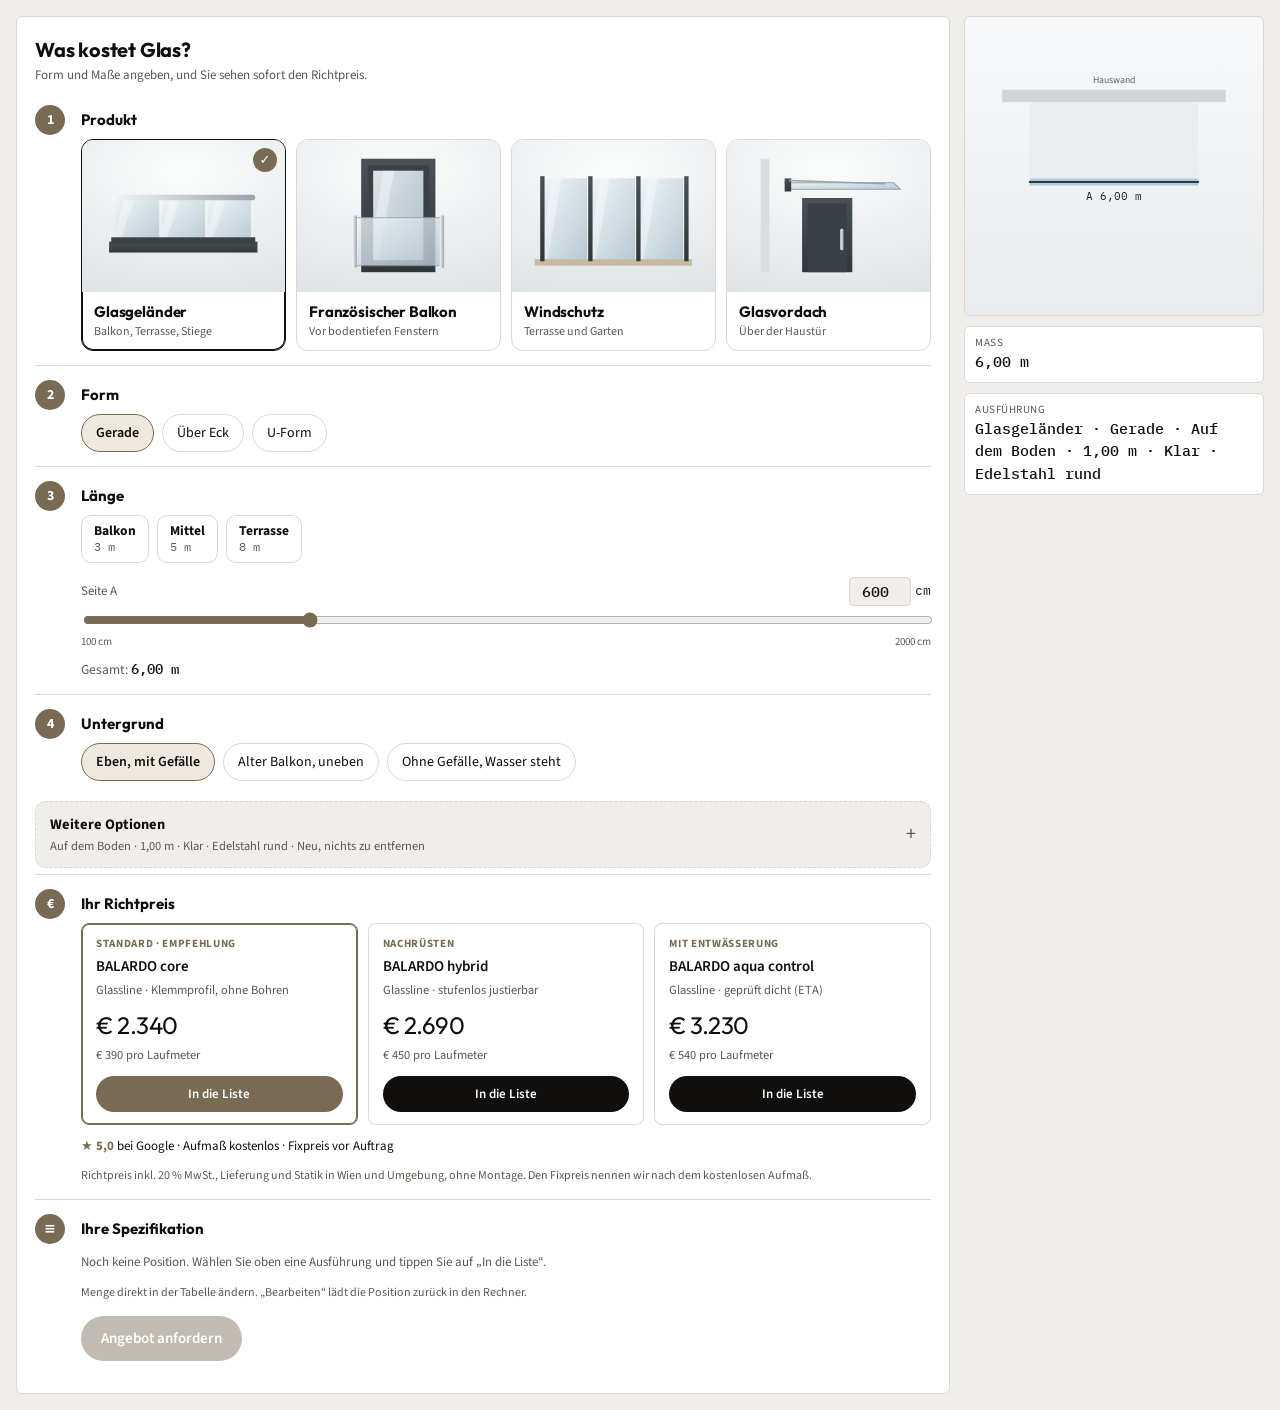
<file: glas-konfigurator.html>
<!doctype html>
<html lang="de">
<head>
<meta charset="utf-8">
<meta name="viewport" content="width=device-width,initial-scale=1,viewport-fit=cover">
<title>Glas-Preisrechner D&amp;B</title>
<link rel="stylesheet" href="fonts.css">
<style>
:root { --bg:#eef0f1; --panel:#fff; --ink:#1c2226; --muted:#5b666e; --line:#d6dadd; --accent:#2c6a86; --accent-soft:#e1edf2; --gelb:#f5c518; --gelb-ink:#1c1c1c;
  --f-display:"Archivo","Geologica","Helvetica Neue",Arial,sans-serif; --f-body:"IBM Plex Sans","Segoe UI",system-ui,sans-serif; --f-mono:"IBM Plex Mono",ui-monospace,Menlo,monospace; color-scheme:light; }
* { box-sizing:border-box; } html,body { margin:0; } [hidden] { display:none !important; }
body { background:var(--bg); color:var(--ink); font-family:var(--f-body); font-size:15px; line-height:1.45; }
.app { display:grid; grid-template-columns:minmax(0,1fr) 300px; gap:14px; padding:16px; }
@media (max-width:860px) { .app { grid-template-columns:1fr; padding:10px; } .pic { display:none !important; } }
.panel { background:var(--panel); border:1px solid var(--line); border-radius:6px; padding:18px; min-width:0; }
h1 { font-family:var(--f-display); font-size:20px; margin:0 0 2px; letter-spacing:-.01em; }
.sub { color:var(--muted); font-size:13px; margin:0 0 6px; }
.step { display:grid; grid-template-columns:34px 1fr; gap:12px; padding:14px 0; border-top:1px solid var(--line); align-items:start; }
.step:first-of-type { border-top:0; }
.step i { width:30px; height:30px; border-radius:50%; background:var(--gelb); color:var(--gelb-ink); font:700 14px var(--f-body); font-style:normal; display:grid; place-items:center; }
.step h2 { font-family:var(--f-display); font-size:15px; margin:4px 0 8px; }
.seg { display:flex; gap:8px; flex-wrap:wrap; }
.seg button { font:inherit; font-size:14px; border:1px solid var(--line); background:transparent; color:var(--ink); border-radius:999px; padding:8px 14px; cursor:pointer; display:inline-flex; align-items:center; gap:8px; }
.seg button[aria-pressed="true"] { border-color:var(--accent); background:var(--accent-soft); font-weight:600; }
/* Produktwahl mit Bild */
.prods { display:grid; grid-template-columns:repeat(3,minmax(0,1fr)); gap:10px; }
.prods button { position:relative; font:inherit; color:var(--ink); background:var(--panel); border:1px solid var(--line); border-radius:12px; padding:0; cursor:pointer; overflow:hidden; text-align:left; display:grid; grid-template-rows:auto 1fr; transition:border-color .2s, box-shadow .2s, transform .2s; }
.prods button:hover { border-color:#9fb0ba; transform:translateY(-2px); box-shadow:0 10px 22px -14px rgba(28,34,38,.45); }
.prods .im { display:grid; place-items:center; aspect-ratio:4/3; background:radial-gradient(120% 90% at 50% 20%, #fbfcfc 0%, #e6eaec 70%, #dde2e5 100%); }
.prods .im svg { width:86%; height:auto; display:block; }
.prods .tx { padding:9px 12px 11px; display:grid; gap:1px; }
.prods .tx b { font-family:var(--f-display); font-size:15px; letter-spacing:-.01em; }
.prods .tx small { color:var(--muted); font-size:12px; line-height:1.3; }
.prods button[aria-pressed="true"] { border-color:var(--ink); box-shadow:inset 0 0 0 1px var(--ink); }
.prods button[aria-pressed="true"]::after { content:"✓"; position:absolute; top:8px; right:8px; width:24px; height:24px; border-radius:50%; background:var(--gelb); color:var(--gelb-ink); font:700 13px/24px var(--f-body); text-align:center; }
@media (max-width:520px) { .prods { gap:6px; } .prods .tx { padding:7px 8px 9px; } .prods .tx b { font-size:13.5px; } .prods .tx small { display:none; } }
.seg button i.c { width:16px; height:16px; border-radius:50%; border:1px solid rgba(0,0,0,.15); display:inline-block; }
.types { display:grid; grid-template-columns:repeat(auto-fill,minmax(104px,1fr)); gap:8px; }
.type { border:1px solid var(--line); border-radius:8px; background:transparent; padding:8px 6px 6px; cursor:pointer; display:grid; gap:4px; justify-items:center; font:500 12px var(--f-body); color:var(--ink); text-align:center; }
.type[aria-pressed="true"] { border-color:var(--accent); box-shadow:inset 0 0 0 1px var(--accent); background:var(--accent-soft); }
.type svg { width:72px; height:56px; }
.fields { margin-bottom:10px; }
.dims { display:grid; grid-template-columns:1fr 1fr; gap:14px; }
.dim label { display:flex; justify-content:space-between; align-items:center; font-size:13px; color:var(--muted); margin-bottom:4px; }
.dim label .num { display:inline-flex; align-items:center; gap:4px; font-family:var(--f-mono); color:var(--ink); }
.dim label input { width:62px; font:500 15px var(--f-mono); color:var(--ink); background:var(--bg); border:1px solid var(--line); border-radius:4px; padding:4px 6px; text-align:right; }
.dim label input:focus-visible, .spec input:focus-visible { outline:2px solid var(--accent); outline-offset:1px; }
input[type=range] { width:100%; accent-color:var(--accent); }
.dim small { display:flex; justify-content:space-between; color:var(--muted); font-size:11px; }
.res { display:grid; grid-template-columns:repeat(3,1fr); gap:10px; margin-top:4px; }
@media (max-width:620px) { .res { grid-template-columns:1fr; } }
.tier { border:1px solid var(--line); border-radius:8px; padding:12px 14px; display:grid; gap:4px; background:var(--panel); align-content:start; }
.tier.rec { border-color:var(--accent); box-shadow:inset 0 0 0 1px var(--accent); }
.tier .lvl { font-size:11px; text-transform:uppercase; letter-spacing:.06em; color:var(--accent); font-weight:700; }
.tier .name { font-weight:600; }
.tier .sys { color:var(--muted); font-size:12.5px; }
.tier .price { font-family:var(--f-display); font-size:24px; letter-spacing:-.02em; margin-top:4px; }
.tier .price small { font:400 12px var(--f-body); color:var(--muted); margin-left:4px; }
.tier button { margin-top:8px; font:600 13px var(--f-body); border:0; border-radius:999px; padding:9px 12px; cursor:pointer; background:var(--ink); color:#fff; }
.tier.rec button { background:var(--gelb); color:var(--gelb-ink); }
.disc { font-size:12px; color:var(--muted); margin:12px 0 0; line-height:1.4; }
.hint { background:#fbf0e2; color:#a3621b; border-radius:6px; padding:8px 10px; font-size:12.5px; margin-top:10px; }
/* Spezifikation */
.spec { margin-top:4px; }
.spec table { width:100%; border-collapse:collapse; font-size:13.5px; }
.spec th { text-align:left; font-size:11px; text-transform:uppercase; letter-spacing:.05em; color:var(--muted); font-weight:600; padding:6px 6px; border-bottom:1px solid var(--line); }
.spec td { padding:8px 6px; border-bottom:1px solid var(--line); vertical-align:top; }
.spec td.n { font-family:var(--f-mono); white-space:nowrap; text-align:right; }
.spec td .d { color:var(--muted); font-size:12px; }
.spec input.q { width:52px; font:500 14px var(--f-mono); text-align:center; border:1px solid var(--line); border-radius:4px; padding:4px; background:var(--bg); }
.spec .act { white-space:nowrap; }
.spec .act button { font:500 12px var(--f-body); border:1px solid var(--line); background:transparent; color:var(--ink); border-radius:999px; padding:4px 10px; cursor:pointer; margin-left:4px; }
.spec tfoot td { border:0; padding-top:12px; }
.spec tfoot b { font-family:var(--f-display); font-size:22px; letter-spacing:-.02em; }
.spec .empty { color:var(--muted); font-size:13px; }
.btn { font:600 15px var(--f-body); border:0; border-radius:999px; padding:12px 20px; cursor:pointer; background:var(--gelb); color:var(--gelb-ink); display:inline-flex; align-items:center; gap:8px; }
.btn:disabled { opacity:.45; cursor:not-allowed; }
.pic { display:grid; align-content:start; gap:10px; position:sticky; top:16px; }
.view { background:linear-gradient(180deg,#f7f8f9,#e9ecee); border:1px solid var(--line); border-radius:6px; padding:16px; display:grid; place-items:center; min-height:300px; }
.view svg { max-width:100%; height:auto; }
.fact { background:var(--panel); border:1px solid var(--line); border-radius:6px; padding:8px 10px; }
.fact span { font-size:11px; text-transform:uppercase; letter-spacing:.05em; color:var(--muted); display:block; }
.fact b { font-family:var(--f-mono); font-weight:500; }
#steps .step:first-of-type { border-top:1px solid var(--line); }
.lensum { margin:10px 0 0; font-size:13.5px; color:var(--muted); } .lensum b { color:var(--ink); font-family:var(--f-mono); font-weight:500; }
.prods { grid-template-columns:repeat(4,minmax(0,1fr)); }
@media (max-width:620px) { .prods { grid-template-columns:repeat(2,minmax(0,1fr)); } .prods .tx small { display:block !important; } }
.dims { grid-template-columns:repeat(auto-fit, minmax(200px, 1fr)); }
/* ===== Mobil: volle Breite, Nummer neben der Überschrift, Produkte als Liste ===== */
@media (max-width:560px) {
  .app { padding:0; gap:0; }
  .panel { border:0; border-radius:0; padding:18px 16px 22px; }
  h1 { font-size:22px; }
  .step { grid-template-columns:26px minmax(0,1fr); column-gap:10px; row-gap:12px; padding:18px 0; }
  .step > div { display:contents; }
  .step > div > * { grid-column:1 / -1; min-width:0; }
  .step > div > h2 { grid-column:2; margin:0; align-self:center; font-size:16px; }
  .step i { width:26px; height:26px; font-size:13px; }
  .prods { grid-template-columns:minmax(0,1fr) !important; gap:8px; }
  .prods button { grid-template-columns:96px minmax(0,1fr); grid-template-rows:none; align-items:stretch; border-radius:12px; }
  .prods button:hover { transform:none; box-shadow:none; }
  .prods .im { aspect-ratio:auto; min-height:76px; height:100%; }
  .prods .im svg { width:92%; }
  .prods .tx { padding:10px 40px 10px 14px; align-content:center; }
  .prods .tx b { font-size:15.5px !important; }
  .prods .tx small { display:block !important; font-size:12.5px; }
  .prods button[aria-pressed="true"]::after { top:50%; margin-top:-12px; right:12px; }
  .dims { grid-template-columns:minmax(0,1fr); gap:18px; }
  .dim label { gap:10px; }
  .dim label > span:first-child { min-width:0; overflow:hidden; text-overflow:ellipsis; }
  .dim label input { width:72px; font-size:16px; }
  .seg { gap:8px; }
  .seg button { text-align:left; max-width:100%; padding:9px 14px; min-height:40px; }
  .res { grid-template-columns:minmax(0,1fr) !important; }
  .spec table, .spec thead, .spec tbody, .spec tfoot, .spec tr { display:block; }
  .spec thead { display:none; }
  .spec tbody tr { display:grid; grid-template-columns:auto minmax(0,1fr) auto; gap:6px 10px; align-items:center; padding:12px 0; border-bottom:1px solid var(--line); }
  .spec tbody td { display:block; padding:0; border:0; }
  .spec tbody td:first-child { grid-column:1 / -1; }
  .spec tbody td:nth-child(3) { color:var(--muted); text-align:left; }
  .spec .act button { margin:6px 6px 0 0; padding:6px 12px; font-size:12.5px; }
  .spec tfoot { display:block; }
  .spec tfoot tr { display:flex; justify-content:space-between; align-items:baseline; gap:12px; padding-top:14px; }
  .spec tfoot td { display:block; padding:0; text-align:left !important; }
  .btn { width:100%; justify-content:center; }
}
/* ===== Bedienkomfort ===== */
.ux-pre { display:flex; flex-wrap:wrap; gap:8px; margin:0 0 14px; }
.ux-pre button { font:inherit; color:var(--ink); background:var(--panel); border:1px solid var(--line); border-radius:10px; padding:7px 12px; cursor:pointer; display:grid; gap:1px; text-align:left; line-height:1.2; }
.ux-pre button b { font-size:13.5px; }
.ux-pre button small { font-size:12px; color:var(--muted); font-family:var(--f-mono); }
.ux-pre button[aria-pressed="true"] { border-color:var(--accent); background:var(--accent-soft); }
.ux-unk { align-self:center; font-size:13.5px; color:var(--accent); text-decoration:underline; text-underline-offset:3px; margin-left:4px; }
.ux-adv { width:100%; display:flex; justify-content:space-between; align-items:center; gap:12px; font:inherit; color:var(--ink); background:var(--bg); border:1px dashed var(--line); border-radius:10px; padding:12px 14px; margin:6px 0; cursor:pointer; text-align:left; }
.ux-adv span { display:grid; gap:2px; min-width:0; }
.ux-adv b { font-size:14.5px; }
.ux-adv small { font-size:12.5px; color:var(--muted); }
.ux-adv i { font-style:normal; font-size:20px; line-height:1; color:var(--muted); }
.ux-hide { display:none !important; }
.ux-trust { margin:12px 0 0; font-size:13px; color:var(--ink); }

@media (max-width:560px) { .ux-pre button { flex:1 1 calc(50% - 4px); } .ux-unk { flex-basis:100%; margin:2px 0 0; } }

/* ===== Markenfarben Design & Building Solutions ===== */
:root { --bg:#efeeeb; --panel:#fff; --ink:#110f0d; --muted:#5f5850; --line:#dcd7d0; --accent:#796b53; --accent-soft:#eee8de; --gelb:#796b53; --gelb-ink:#fff;
  --f-display:"Outfit","Geologica","Helvetica Neue",Arial,sans-serif; --f-body:"Source Sans 3","Segoe UI",system-ui,sans-serif; }
.ux-trust b { color:var(--accent); }
.hint-sw { color:var(--gelb-ink) !important; }
</style>

</head>
<body>
<div class="app">
  <section class="panel">
    <h1 data-t="title">Was kostet Glas?</h1>
    <p class="sub" data-t="subtitle"></p>
    <div class="step"><i>1</i><div><h2 data-t="s_product">Produkt</h2><div class="prods" id="seg-prod" role="group"></div></div></div>
    <div id="steps"></div>
    <div class="step"><i>€</i><div><h2 id="res-title"></h2><div class="res" id="res"></div><p class="disc" id="disc"></p></div></div>
    <div class="step"><i>≡</i><div><h2 data-t="s_spec">Ihre Spezifikation</h2>
      <div class="spec" id="spec"></div>
      <p class="disc" data-t="spec_hint"></p>
      <p style="margin:14px 0 0"><button type="button" class="btn" id="send" data-t="send">Angebot anfordern</button></p>
    </div></div>
  </section>
  <aside class="pic">
    <div class="view"><svg id="draw" viewBox="0 0 300 300" role="img" aria-label=""></svg></div>
    <div class="fact"><span data-t="f_dim">Maß</span><b id="f-dim"></b></div>
    <div class="fact"><span data-t="f_sel">Ausführung</span><b id="f-sel"></b></div>
  </aside>
</div>
<script>
/* ============ PREISMODELL (Richtpreise inkl. 20 % MwSt. und Lieferung in Wien, ohne Montage) ============ */
var P = {
  gel: { tiers: [
      { id: 'core', lvl: 'Standard', name: 'BALARDO core', sys: 'Glassline · Klemmprofil, ohne Bohren', m: 390 },
      { id: 'hybrid', lvl: 'Nachrüsten', name: 'BALARDO hybrid', sys: 'Glassline · stufenlos justierbar', m: 449 },
      { id: 'aqua', lvl: 'Mit Entwässerung', name: 'BALARDO aqua control', sys: 'Glassline · geprüft dicht (ETA)', m: 539 } ],
    corner: 120, demont: 45, minLen: 300 },
  franz: { tiers: [ { id: 'balmero', lvl: 'Glas', name: 'BALMERO', sys: 'Glassline · am Fenster montiert', base: 590, ref: 1200 } ], laibung: 60 },
  wind: { tiers: [ { id: 'davento', lvl: 'Glas', name: 'DAVENTO', sys: 'Glassline · mit Statik', m: 449 } ], fund: 65, minLen: 200 },
  canopy: { tiers: [ { id: 'canopy', lvl: 'Glas', name: 'CANOPY', sys: 'Glassline · europäisch geprüft (ETA)', base: 1890, ref: 1.5 } ] }
};
var F = {
  height: { h100: 1, h110: 1.08 },
  mount: { boden: 1, stirn: 1.12 },
  glass: { klar: 1, satin: 1.12, grau: 1.15, extra: 1.10 },
  rail: { rund: 0, eckig: 18, alu: 12 },
  windH: { 120: 1, 150: 1.18, 180: 1.36, 210: 1.55 },
  canD: {}
};

/* ============ TEXTE ============ */
var LANG = (new URLSearchParams(location.search).get('lang') || 'de').slice(0, 2);
var T = {
  de: { title: 'Was kostet Glas?', subtitle: 'Form und Maße angeben, und Sie sehen sofort den Richtpreis.',
    s_product: 'Produkt', s_shape: 'Form', s_len: 'Länge', s_ground: 'Untergrund', s_mount: 'Befestigung', s_height: 'Höhe', s_glass: 'Glas', s_rail: 'Handlauf', s_extra: 'Zusatz', s_size: 'Größe', s_spec: 'Ihre Spezifikation',
    p_gel: 'Glasgeländer', p_franz: 'Französischer Balkon', p_wind: 'Windschutz', p_canopy: 'Glasvordach',
    pd_gel: 'Balkon, Terrasse, Stiege', pd_franz: 'Vor bodentiefen Fenstern', pd_wind: 'Terrasse und Garten', pd_canopy: 'Über der Haustür',
    sh_line: 'Gerade', sh_l: 'Über Eck', sh_u: 'U-Form', seg_a: 'Seite A', seg_b: 'Seite B', seg_c: 'Seite C', total_len: 'Gesamt',
    gr_new: 'Eben, mit Gefälle', gr_old: 'Alter Balkon, uneben', gr_flat: 'Ohne Gefälle, Wasser steht',
    mo_boden: 'Auf dem Boden', mo_stirn: 'Seitlich an der Platte', h_h100: '1,00 m', h_h110: '1,10 m (ab 12 m Höhe)',
    g_klar: 'Klar', g_satin: 'Satiniert', g_grau: 'Grau getönt', g_extra: 'Extraklar',
    r_rund: 'Edelstahl rund', r_eckig: 'Edelstahl eckig', r_alu: 'Alu Anthrazit',
    x_demont: 'Altes Geländer entfernen', x_none: 'Neu, nichts zu entfernen',
    f_width: 'Fensterbreite', mo_frame: 'Am Fensterrahmen', mo_laibung: 'In der Laibung',
    w_len: 'Länge', w_h: 'Höhe', mo_terr: 'Auf Terrasse oder Beton', mo_fund: 'Im Garten, mit Fundament',
    c_w: 'Breite', c_d: 'Tiefe',
    res_gel: 'Ihr Richtpreis', res_franz: 'Ihr Richtpreis pro Fenster', res_wind: 'Ihr Richtpreis', res_canopy: 'Ihr Richtpreis pro Vordach',
    rec: 'Empfehlung', rec_why_new: 'passt zu Ihrem Untergrund', choose: 'In die Liste', per_m: '{p} pro Laufmeter',
    min_hint: 'Unter {m} m rechnen wir eine Mindestlänge von {m} m (Anfahrt, Zuschnitt).', h110_hint: 'In Österreich gilt ab 12 m Absturzhöhe 1,10 m (OIB-Richtlinie 4).',
    disc: 'Richtpreis inkl. 20 % MwSt., Lieferung und Statik in Wien und Umgebung, ohne Montage. Den Fixpreis nennen wir nach dem kostenlosen Aufmaß.',
    empty: 'Noch keine Position. Wählen Sie oben eine Ausführung und tippen Sie auf „In die Liste“.', th_pos: 'Position', th_qty: 'Menge', th_price: 'Preis', th_sum: 'Summe', total: 'Gesamt, Richtpreis', edit: 'Bearbeiten', del: 'Entfernen',
    spec_hint: 'Menge direkt in der Tabelle ändern. „Bearbeiten“ lädt die Position zurück in den Rechner.', send: 'Angebot anfordern',
    msg_head: 'Anfrage aus dem Glas-Preisrechner:', msg_total: 'Summe Richtpreis: {sum}', f_dim: 'Maß', f_sel: 'Ausführung', corners: '{n} Ecke(n)', m: 'm' },
  en: { title: 'What does glass cost?', subtitle: 'Enter shape and size and you instantly see the guide price.',
    s_product: 'Product', s_shape: 'Shape', s_len: 'Length', s_ground: 'Surface', s_mount: 'Fixing', s_height: 'Height', s_glass: 'Glass', s_rail: 'Handrail', s_extra: 'Extra', s_size: 'Size', s_spec: 'Your specification',
    p_gel: 'Glass railing', p_franz: 'French balcony', p_wind: 'Wind screen', p_canopy: 'Glass canopy',
    pd_gel: 'Balcony, terrace, stairs', pd_franz: 'For floor-length windows', pd_wind: 'Terrace and garden', pd_canopy: 'Over the front door',
    sh_line: 'Straight', sh_l: 'Corner', sh_u: 'U-shape', seg_a: 'Side A', seg_b: 'Side B', seg_c: 'Side C', total_len: 'Total',
    gr_new: 'Level, with fall', gr_old: 'Old balcony, uneven', gr_flat: 'No fall, water stands',
    mo_boden: 'On the floor', mo_stirn: 'On the slab edge', h_h100: '1.00 m', h_h110: '1.10 m (from 12 m drop)',
    g_klar: 'Clear', g_satin: 'Frosted', g_grau: 'Grey tinted', g_extra: 'Low-iron',
    r_rund: 'Stainless, round', r_eckig: 'Stainless, square', r_alu: 'Alu anthracite',
    x_demont: 'Remove old railing', x_none: 'New, nothing to remove',
    f_width: 'Window width', mo_frame: 'On the window frame', mo_laibung: 'In the reveal',
    w_len: 'Length', w_h: 'Height', mo_terr: 'On terrace or concrete', mo_fund: 'In the garden, with foundation',
    c_w: 'Width', c_d: 'Depth',
    res_gel: 'Your guide price', res_franz: 'Your guide price per window', res_wind: 'Your guide price', res_canopy: 'Your guide price per canopy',
    rec: 'Recommended', rec_why_new: 'suits your surface', choose: 'Add to list', per_m: '{p} per metre',
    min_hint: 'Below {m} m we charge a minimum length of {m} m (travel, cutting).', h110_hint: 'In Austria, 1.10 m applies from a drop height of 12 m (OIB guideline 4).',
    disc: 'Guide price incl. 20% VAT, delivery and structural calculation in Vienna and surroundings, excluding installation. We quote the fixed price after the free measurement.',
    empty: 'No items yet. Choose a version above and tap “Add to list”.', th_pos: 'Item', th_qty: 'Qty', th_price: 'Price', th_sum: 'Total', total: 'Total guide price', edit: 'Edit', del: 'Remove',
    spec_hint: 'Change the quantity in the table. “Edit” loads the item back into the calculator.', send: 'Request a quote',
    msg_head: 'Request from the glass price calculator:', msg_total: 'Total guide price: {sum}', f_dim: 'Size', f_sel: 'Version', corners: '{n} corner(s)', m: 'm' },
  ru: { title: 'Сколько стоит стекло?', subtitle: 'Укажите форму и размеры — и сразу увидите ориентировочную цену.',
    s_product: 'Продукт', s_shape: 'Форма', s_len: 'Длина', s_ground: 'Основание', s_mount: 'Крепление', s_height: 'Высота', s_glass: 'Стекло', s_rail: 'Поручень', s_extra: 'Дополнительно', s_size: 'Размер', s_spec: 'Ваша спецификация',
    p_gel: 'Стеклянные перила', p_franz: 'Французский балкон', p_wind: 'Ветрозащита', p_canopy: 'Стеклянный козырёк',
    pd_gel: 'Балкон, терраса, лестница', pd_franz: 'Перед окнами в пол', pd_wind: 'Терраса и сад', pd_canopy: 'Над входной дверью',
    sh_line: 'Прямой', sh_l: 'Угловой', sh_u: 'П-образный', seg_a: 'Сторона A', seg_b: 'Сторона B', seg_c: 'Сторона C', total_len: 'Всего',
    gr_new: 'Ровное, с уклоном', gr_old: 'Старый балкон, неровный', gr_flat: 'Без уклона, стоит вода',
    mo_boden: 'Сверху на пол', mo_stirn: 'Сбоку на торец плиты', h_h100: '1,00 м', h_h110: '1,10 м (от 12 м высоты)',
    g_klar: 'Прозрачное', g_satin: 'Матовое', g_grau: 'Серое тонированное', g_extra: 'Осветлённое',
    r_rund: 'Нержавейка, круглый', r_eckig: 'Нержавейка, квадратный', r_alu: 'Алюминий, антрацит',
    x_demont: 'Демонтаж старых перил', x_none: 'Новые, демонтаж не нужен',
    f_width: 'Ширина окна', mo_frame: 'На раму окна', mo_laibung: 'В оконный проём',
    w_len: 'Длина', w_h: 'Высота', mo_terr: 'На террасу или бетон', mo_fund: 'В саду, с фундаментом',
    c_w: 'Ширина', c_d: 'Вылет',
    res_gel: 'Ориентировочная цена', res_franz: 'Ориентировочная цена за окно', res_wind: 'Ориентировочная цена', res_canopy: 'Ориентировочная цена за козырёк',
    rec: 'Рекомендуем', rec_why_new: 'подходит к вашему основанию', choose: 'В список', per_m: '{p} за погонный метр',
    min_hint: 'Если меньше {m} м, считаем минимальную длину {m} м (выезд, раскрой).', h110_hint: 'В Австрии от 12 м высоты падения нужна высота 1,10 м (OIB-Richtlinie 4).',
    disc: 'Ориентировочная цена вкл. 20 % НДС, доставку и статический расчёт в Вене и окрестностях, без монтажа. Фиксированную цену назовём после бесплатного замера.',
    empty: 'Пока пусто. Выберите вариант выше и нажмите «В список».', th_pos: 'Позиция', th_qty: 'Кол-во', th_price: 'Цена', th_sum: 'Сумма', total: 'Итого, ориентировочно', edit: 'Изменить', del: 'Удалить',
    spec_hint: 'Количество можно менять прямо в таблице. «Изменить» вернёт позицию в калькулятор.', send: 'Запросить предложение',
    msg_head: 'Запрос из калькулятора стекла:', msg_total: 'Итого ориентировочно: {sum}', f_dim: 'Размер', f_sel: 'Исполнение', corners: 'углов: {n}', m: 'м' }
};
if (!T[LANG]) LANG = 'de';
document.documentElement.lang = LANG;
function t(k, v) { var s = T[LANG][k] != null ? T[LANG][k] : (T.de[k] != null ? T.de[k] : k); if (v) Object.keys(v).forEach(function (x) { s = s.split('{' + x + '}').join(v[x]); }); return s; }
var $ = function (q) { return document.querySelector(q); };
var NF = new Intl.NumberFormat('de-AT', { style: 'currency', currency: 'EUR', maximumFractionDigits: 0 });
function fmt(n) { return NF.format(Math.round(n / 10) * 10); }
function mm(cm) { return (cm / 100).toLocaleString(LANG === 'en' ? 'en-GB' : 'de-AT', { minimumFractionDigits: 2, maximumFractionDigits: 2 }) + ' ' + t('m'); }

/* ============ ZUSTAND ============ */
var S = { prod: 'gel', shape: 'line', a: 600, b: 300, c: 300, ground: 'new', mount: 'boden', height: 'h100', glass: 'klar', rail: 'rund', demont: 'none',
  fw: 120, fmount: 'frame', wl: 400, wh: 180, wmount: 'terr', cw: 150, cd: 120 };
var SPEC = [], EDIT = null;

/* ============ PREIS ============ */
function gelLen() { return S.a + (S.shape !== 'line' ? S.b : 0) + (S.shape === 'u' ? S.c : 0); }
function corners() { return S.shape === 'line' ? 0 : S.shape === 'l' ? 1 : 2; }
function price(tr) {
  var p = P[S.prod], g = F.glass[S.glass];
  if (S.prod === 'gel') {
    var L = Math.max(gelLen(), p.minLen) / 100;
    var perM = tr.m * F.height[S.height] * F.mount[S.mount] * g + F.rail[S.rail];
    return L * perM + corners() * p.corner + (S.demont === 'yes' ? L * p.demont : 0);
  }
  if (S.prod === 'franz') return tr.base * (0.55 + 0.45 * S.fw * 10 / tr.ref) * g + (S.fmount === 'laibung' ? p.laibung : 0);
  if (S.prod === 'wind') { var Lw = Math.max(S.wl, p.minLen) / 100; return Lw * (tr.m * F.windH[S.wh] * g + (S.wmount === 'fund' ? p.fund : 0)); }
  var area = (S.cw / 100) * (S.cd / 100); /* Referenz 1,50 × 1,20 m = 1.890 € */
  return tr.base * (0.5 + 0.5 * area / 1.8) * g;
}
function recId() { return S.ground === 'old' ? 'hybrid' : S.ground === 'flat' ? 'aqua' : 'core'; }

/* ============ BILDER ============ */
var DEFS = '<defs><linearGradient id="pg" x1="0" y1="0" x2="1" y2="1"><stop offset="0" stop-color="#eef4f7"/><stop offset=".55" stop-color="#cfdce3"/><stop offset="1" stop-color="#b4c6d0"/></linearGradient>' +
  '<linearGradient id="pf" x1="0" y1="0" x2="0" y2="1"><stop offset="0" stop-color="#4a5257"/><stop offset="1" stop-color="#30363a"/></linearGradient>' +
  '<linearGradient id="ph" x1="0" y1="0" x2="1" y2="0"><stop offset="0" stop-color="#f4f6f7"/><stop offset="1" stop-color="#9aa3a9"/></linearGradient></defs>';
function pane(x, y, w, h) { return '<rect x="' + x + '" y="' + y + '" width="' + w + '" height="' + h + '" fill="url(#pg)" opacity=".92"/>' +
  '<polygon points="' + (x + w * .2) + ',' + y + ' ' + (x + w * .42) + ',' + y + ' ' + (x + w * .1) + ',' + (y + h) + ' ' + x + ',' + (y + h) + ' ' + x + ',' + (y + h * .7) + '" fill="#fff" opacity=".35"/>'; }
var PROD_ART = {
  gel: '<svg viewBox="0 0 160 120" aria-hidden="true">' + DEFS + '<rect x="12" y="84" width="136" height="10" fill="url(#pf)"/>' +
    pane(18, 46, 40, 38) + pane(60, 46, 40, 38) + pane(102, 46, 40, 38) + '<rect x="14" y="80" width="132" height="6" fill="#3b4246"/>' +
    '<rect x="14" y="41" width="132" height="5" rx="2.5" fill="url(#ph)"/></svg>',
  franz: '<svg viewBox="0 0 160 120" aria-hidden="true">' + DEFS + '<rect x="46" y="8" width="68" height="104" fill="url(#pf)"/><rect x="52" y="14" width="56" height="92" fill="#3b4246"/>' +
    pane(57, 19, 46, 82) + '<rect x="40" y="62" width="80" height="44" fill="url(#pg)" opacity=".8" stroke="#8fa3ae" stroke-width="1"/>' +
    '<rect x="38" y="60" width="4" height="48" fill="url(#ph)"/><rect x="118" y="60" width="4" height="48" fill="url(#ph)"/></svg>',
  wind: '<svg viewBox="0 0 160 120" aria-hidden="true">' + DEFS + '<rect x="8" y="100" width="144" height="6" fill="#c8b9a2"/>' +
    pane(16, 26, 40, 74) + pane(60, 26, 40, 74) + pane(104, 26, 40, 74) +
    '<rect x="13" y="24" width="4" height="78" fill="url(#pf)"/><rect x="57" y="24" width="4" height="78" fill="url(#pf)"/><rect x="101" y="24" width="4" height="78" fill="url(#pf)"/><rect x="145" y="24" width="4" height="78" fill="url(#pf)"/></svg>',
  canopy: '<svg viewBox="0 0 160 120" aria-hidden="true">' + DEFS + '<rect x="18" y="8" width="8" height="104" fill="#d9dee1"/>' +
    '<rect x="56" y="44" width="46" height="68" fill="url(#pf)"/><rect x="61" y="49" width="36" height="63" fill="#3a4146"/><rect x="91" y="72" width="3" height="20" rx="1.5" fill="url(#ph)"/>' +
    '<polygon points="40,30 140,30 146,36 46,36" fill="url(#pg)" stroke="#8fa3ae" stroke-width="1"/><rect x="40" y="26" width="6" height="12" fill="url(#pf)"/>' +
    '<line x1="44" y1="28" x2="132" y2="31" stroke="#9aa3a9" stroke-width="1.4"/></svg>'
};

/* ============ UI ============ */
function seg(host, items, cur, on) {
  host.innerHTML = '';
  items.forEach(function (it) {
    var b = document.createElement('button'); b.type = 'button'; b.setAttribute('aria-pressed', String(it.id) === String(cur));
    b.innerHTML = it.label; b.addEventListener('click', function () { on(it.id); }); host.appendChild(b);
  });
}
function opts(keys, pre) { return keys.map(function (k) { return { id: k, label: t(pre + k) }; }); }
function prodCards() {
  var host = $('#seg-prod'); host.innerHTML = '';
  Object.keys(P).forEach(function (k) {
    var b = document.createElement('button'); b.type = 'button'; b.setAttribute('aria-pressed', String(k === S.prod));
    b.innerHTML = '<span class="im">' + PROD_ART[k] + '</span><span class="tx"><b>' + t('p_' + k) + '</b><small>' + t('pd_' + k) + '</small></span>';
    b.addEventListener('click', function () { if (S.prod === k) return; S.prod = k; EDIT = null; renderAll(); });
    host.appendChild(b);
  });
}
function slider(id, label, val, min, max, step, key) {
  return '<div class="dim"><label><span>' + label + '</span><span class="num"><input type="number" data-in="' + key + '" value="' + val + '" step="1" inputmode="numeric"> cm</span></label>' +
    '<input type="range" data-rg="' + key + '" min="' + min + '" max="' + max + '" step="' + step + '" value="' + val + '"><small><span>' + min + ' cm</span><span>' + max + ' cm</span></small></div>';
}
var LIM = { a: [100, 2000], b: [50, 1000], c: [50, 1000], fw: [80, 250], wl: [100, 2000], cw: [120, 400] };
function steps() {
  var h = '', n = 2, p = S.prod;
  function st(title, body, id) { return '<div class="step"' + (id ? ' id="' + id + '"' : '') + '><i>' + (n++) + '</i><div><h2>' + title + '</h2>' + body + '</div></div>'; }
  if (p === 'gel') {
    h += st(t('s_shape'), '<div class="seg" data-seg="shape"></div>');
    var d = slider('a', t('seg_a'), S.a, LIM.a[0], LIM.a[1], 10, 'a');
    if (S.shape !== 'line') d += slider('b', t('seg_b'), S.b, LIM.b[0], LIM.b[1], 10, 'b');
    if (S.shape === 'u') d += slider('c', t('seg_c'), S.c, LIM.c[0], LIM.c[1], 10, 'c');
    h += st(t('s_len'), '<div class="dims">' + d + '</div><p class="lensum" id="lensum"></p><div class="hint" id="hint" hidden></div>');
    h += st(t('s_ground'), '<div class="seg" data-seg="ground"></div>');
    h += st(t('s_mount'), '<div class="seg" data-seg="mount"></div>');
    h += st(t('s_height'), '<div class="seg" data-seg="height"></div><div class="hint" id="hint-h" hidden></div>');
    h += st(t('s_glass'), '<div class="seg" data-seg="glass"></div>');
    h += st(t('s_rail'), '<div class="seg" data-seg="rail"></div>');
    h += st(t('s_extra'), '<div class="seg" data-seg="demont"></div>');
  } else if (p === 'franz') {
    h += st(t('s_size'), '<div class="dims">' + slider('fw', t('f_width'), S.fw, LIM.fw[0], LIM.fw[1], 5, 'fw') + '</div>');
    h += st(t('s_mount'), '<div class="seg" data-seg="fmount"></div>');
    h += st(t('s_glass'), '<div class="seg" data-seg="glass"></div>');
  } else if (p === 'wind') {
    h += st(t('s_len'), '<div class="dims">' + slider('wl', t('w_len'), S.wl, LIM.wl[0], LIM.wl[1], 10, 'wl') + '</div><div class="hint" id="hint" hidden></div>');
    h += st(t('s_height'), '<div class="seg" data-seg="wh"></div>');
    h += st(t('s_mount'), '<div class="seg" data-seg="wmount"></div>');
    h += st(t('s_glass'), '<div class="seg" data-seg="glass"></div>');
  } else {
    h += st(t('s_size'), '<div class="dims">' + slider('cw', t('c_w'), S.cw, LIM.cw[0], LIM.cw[1], 10, 'cw') + '</div>');
    h += st(t('c_d'), '<div class="seg" data-seg="cd"></div>');
    h += st(t('s_glass'), '<div class="seg" data-seg="glass"></div>');
  }
  $('#steps').innerHTML = h;
  var SEGS = {
    shape: opts(['line', 'l', 'u'], 'sh_').map(function (o) { o.id = o.id; return o; }),
    ground: [{ id: 'new', label: t('gr_new') }, { id: 'old', label: t('gr_old') }, { id: 'flat', label: t('gr_flat') }],
    mount: [{ id: 'boden', label: t('mo_boden') }, { id: 'stirn', label: t('mo_stirn') }],
    height: [{ id: 'h100', label: t('h_h100') }, { id: 'h110', label: t('h_h110') }],
    glass: opts(p === 'gel' ? ['klar', 'satin', 'grau', 'extra'] : ['klar', 'satin'], 'g_'),
    rail: opts(['rund', 'eckig', 'alu'], 'r_'),
    demont: [{ id: 'none', label: t('x_none') }, { id: 'yes', label: t('x_demont') }],
    fmount: [{ id: 'frame', label: t('mo_frame') }, { id: 'laibung', label: t('mo_laibung') }],
    wh: [120, 150, 180, 210].map(function (v) { return { id: v, label: (v / 100).toLocaleString('de-AT', { minimumFractionDigits: 2 }) + ' ' + t('m') }; }),
    wmount: [{ id: 'terr', label: t('mo_terr') }, { id: 'fund', label: t('mo_fund') }],
    cd: [90, 120, 150].map(function (v) { return { id: v, label: v + ' cm' }; })
  };
  if (S.prod !== 'gel' && ['klar', 'satin'].indexOf(S.glass) < 0) S.glass = 'klar';
  document.querySelectorAll('[data-seg]').forEach(function (host) {
    var k = host.dataset.seg;
    seg(host, SEGS[k], S[k], function (id) { S[k] = typeof S[k] === 'number' ? +id : id; if (k === 'shape') steps(); else { host.querySelectorAll('button').forEach(function (b, i) { b.setAttribute('aria-pressed', String(SEGS[k][i].id) === String(S[k])); }); } update(); });
  });
  document.querySelectorAll('[data-rg]').forEach(function (r) {
    var k = r.dataset.rg, inp = document.querySelector('[data-in="' + k + '"]');
    r.addEventListener('input', function () { S[k] = +this.value; inp.value = S[k]; update(); });
    inp.addEventListener('input', function () { var v = Math.round(+this.value); if (!v) return; S[k] = Math.min(LIM[k][1], Math.max(LIM[k][0], v)); r.value = S[k]; update(); });
    inp.addEventListener('blur', function () { this.value = S[k]; });
  });
}
function renderAll() {
  prodCards(); steps(); update();
  document.querySelectorAll('[data-t]').forEach(function (el) { el.textContent = t(el.dataset.t); });
}
function update() {
  var p = P[S.prod], tiers = p.tiers, rec = S.prod === 'gel' ? recId() : tiers[0].id;
  $('#res-title').textContent = t('res_' + S.prod);
  var res = $('#res'); res.innerHTML = ''; res.style.gridTemplateColumns = tiers.length > 1 ? '' : 'minmax(0, 360px)';
  tiers.forEach(function (tr) {
    var pr = price(tr), d = document.createElement('div'); d.className = 'tier' + (tr.id === rec && tiers.length > 1 ? ' rec' : '');
    var perm = S.prod === 'gel' ? '<span class="sys">' + t('per_m', { p: fmt(pr / (Math.max(gelLen(), p.minLen) / 100)) }) + '</span>' : S.prod === 'wind' ? '<span class="sys">' + t('per_m', { p: fmt(pr / (Math.max(S.wl, p.minLen) / 100)) }) + '</span>' : '';
    d.innerHTML = '<span class="lvl">' + tr.lvl + (tr.id === rec && tiers.length > 1 ? ' · ' + t('rec') : '') + '</span><span class="name">' + tr.name + '</span><span class="sys">' + tr.sys + '</span><span class="price">' + fmt(pr) + '</span>' + perm +
      '<button type="button">' + t('choose') + '</button>';
    d.querySelector('button').addEventListener('click', function () { choose(tr, pr); });
    res.appendChild(d);
  });
  $('#disc').textContent = t('disc');
  var hint = $('#hint');
  if (hint) {
    var L = S.prod === 'gel' ? gelLen() : S.wl, min = p.minLen;
    hint.hidden = !(min && L < min); hint.textContent = t('min_hint', { m: (min / 100).toLocaleString('de-AT') });
  }
  var hh = $('#hint-h'); if (hh) { hh.hidden = S.height !== 'h110'; hh.textContent = t('h110_hint'); }
  var ls = $('#lensum'); if (ls) ls.innerHTML = t('total_len') + ': <b>' + mm(gelLen()) + '</b>' + (corners() ? ' · ' + t('corners', { n: corners() }) : '');
  $('#f-dim').textContent = dimText();
  $('#f-sel').textContent = selText();
  draw(); fit();
}
function dimText() {
  if (S.prod === 'gel') return S.shape === 'line' ? mm(S.a) : [S.a, S.b, S.shape === 'u' ? S.c : 0].filter(Boolean).map(mm).join(' + ') + ' = ' + mm(gelLen());
  if (S.prod === 'franz') return mm(S.fw);
  if (S.prod === 'wind') return mm(S.wl) + ' × ' + mm(S.wh);
  return mm(S.cw) + ' × ' + mm(S.cd);
}
function selText() {
  var a = [t('p_' + S.prod)];
  if (S.prod === 'gel') a.push(t('sh_' + S.shape), t('mo_' + S.mount), t('h_' + S.height), t('g_' + S.glass), t('r_' + S.rail), S.demont === 'yes' ? t('x_demont') : '');
  if (S.prod === 'franz') a.push(t('mo_' + S.fmount), t('g_' + S.glass));
  if (S.prod === 'wind') a.push(t('mo_' + S.wmount), t('g_' + S.glass));
  if (S.prod === 'canopy') a.push(t('g_' + S.glass));
  return a.filter(Boolean).join(' · ');
}

/* ============ ZEICHNUNG RECHTS ============ */
function draw() {
  var W = 300, H = 300, s = '', glassFill = S.glass === 'satin' ? '#e9eef1' : S.glass === 'grau' ? '#aab4ba' : 'url(#pg)';
  if (S.prod === 'gel') {
    /* Draufsicht: Hauswand oben (bei „Über Eck“ auch links), Balkonfläche, Glas mit Handlauf, Maße */
    var A = S.a, B = S.shape !== 'line' ? S.b : 0, C = S.shape === 'u' ? S.c : 0, side = Math.max(B, C);
    var sc = side ? Math.min(190 / A, 160 / side) : 190 / A, wA = A * sc, x0 = (W - wA) / 2, y0 = 78;
    var dB = (S.shape === 'line' ? 90 : B * sc), dC = C * sc, yF = y0 + (S.shape === 'line' ? 90 : B * sc);
    var wallTxt = LANG === 'ru' ? 'Стена дома' : LANG === 'en' ? 'House wall' : 'Hauswand';
    s += '<rect x="24" y="' + (y0 - 14) + '" width="252" height="14" fill="#cfd5d9"/><text x="150" y="' + (y0 - 22) + '" text-anchor="middle" font-size="11" fill="#5b666e">' + wallTxt + '</text>';
    if (S.shape === 'l') s += '<rect x="' + (x0 - 14) + '" y="' + (y0 - 14) + '" width="14" height="' + (dB + 14) + '" fill="#cfd5d9"/>';
    var pts;
    if (S.shape === 'line') pts = [[x0, yF], [x0 + wA, yF]];
    if (S.shape === 'l') pts = [[x0, yF], [x0 + wA, yF], [x0 + wA, y0]];
    if (S.shape === 'u') pts = [[x0, y0], [x0, yF], [x0 + wA, yF], [x0 + wA, y0 + dB - dC]];
    s += '<polygon points="' + x0 + ',' + y0 + ' ' + (x0 + wA) + ',' + y0 + ' ' + (x0 + wA) + ',' + yF + ' ' + x0 + ',' + yF + '" fill="#e9edef"/>';
    var fl = pts.map(function (p) { return p.join(','); }).join(' ');
    s += '<polyline points="' + fl + '" fill="none" stroke="#a9cddd" stroke-width="8" stroke-linejoin="round"/><polyline points="' + fl + '" fill="none" stroke="#30363a" stroke-width="2.4" stroke-linejoin="round" stroke-linecap="round"/>';
    var mono = 'font-size="12" font-family="IBM Plex Mono, monospace" fill="#1c2226"';
    s += '<text x="' + (x0 + wA / 2) + '" y="' + (yF + 20) + '" text-anchor="middle" ' + mono + '>A ' + mm(A) + '</text>';
    if (S.shape === 'l') s += '<text transform="translate(' + (x0 + wA + 16) + ' ' + (y0 + dB / 2) + ') rotate(90)" text-anchor="middle" ' + mono + '>B ' + mm(B) + '</text>';
    if (S.shape === 'u') {
      s += '<text transform="translate(' + (x0 - 12) + ' ' + (y0 + dB / 2) + ') rotate(-90)" text-anchor="middle" ' + mono + '>B ' + mm(B) + '</text>';
      s += '<text transform="translate(' + (x0 + wA + 16) + ' ' + (y0 + dB - dC / 2) + ') rotate(90)" text-anchor="middle" ' + mono + '>C ' + mm(C) + '</text>';
    }
  } else if (S.prod === 'franz') {
    var fw = S.fw, sc2 = Math.min(200 / fw, 1.2), w = fw * sc2, x = (W - w) / 2;
    s += '<rect x="' + (x - 8) + '" y="20" width="' + (w + 16) + '" height="260" fill="url(#pf)"/><rect x="' + x + '" y="28" width="' + w + '" height="244" fill="#3b4246"/>' + pane(x + 6, 34, w - 12, 232) +
      '<rect x="' + (x - 18) + '" y="160" width="' + (w + 36) + '" height="110" fill="' + glassFill + '" opacity=".85" stroke="#8fa3ae"/>' +
      '<text x="150" y="292" text-anchor="middle" font-size="12" font-family="IBM Plex Mono, monospace" fill="#1c2226">' + mm(fw) + '</text>';
  } else if (S.prod === 'wind') {
    var L = S.wl, Hh = S.wh, sc3 = Math.min(240 / L, 200 / Hh), lw = L * sc3, hh2 = Hh * sc3, x3 = (W - lw) / 2, yb = 250, n = Math.max(1, Math.round(L / 120)), pw = lw / n;
    s += '<rect x="20" y="' + yb + '" width="260" height="8" fill="#c8b9a2"/>';
    for (var i = 0; i < n; i++) s += '<rect x="' + (x3 + i * pw + 2) + '" y="' + (yb - hh2) + '" width="' + (pw - 4) + '" height="' + hh2 + '" fill="' + glassFill + '" opacity=".9" stroke="#8fa3ae"/>';
    for (var j = 0; j <= n; j++) s += '<rect x="' + (x3 + j * pw - 2) + '" y="' + (yb - hh2 - 2) + '" width="4" height="' + (hh2 + 2) + '" fill="url(#pf)"/>';
    s += '<text x="150" y="276" text-anchor="middle" font-size="12" font-family="IBM Plex Mono, monospace" fill="#1c2226">' + mm(L) + ' × ' + mm(Hh) + '</text>';
  } else {
    var cw = S.cw, cd = S.cd, sc4 = 200 / 400, ww = cw * sc4 * 1.1, x4 = (W - ww) / 2;
    s += '<rect x="20" y="20" width="260" height="260" fill="#eceff1"/><rect x="116" y="130" width="68" height="150" fill="url(#pf)"/><rect x="122" y="136" width="56" height="144" fill="#3a4146"/>' +
      '<rect x="' + x4 + '" y="100" width="' + ww + '" height="' + (8 + cd * 0.08) + '" fill="' + glassFill + '" opacity=".9" stroke="#8fa3ae"/>' +
      '<text x="150" y="92" text-anchor="middle" font-size="12" font-family="IBM Plex Mono, monospace" fill="#1c2226">' + mm(cw) + ' × ' + mm(cd) + '</text>';
  }
  $('#draw').innerHTML = DEFS + s;
}

/* ============ SPEZIFIKATION ============ */
function choose(tr, pr) {
  var it = { st: JSON.parse(JSON.stringify(S)), label: tr.name, detail: selText() + ' · ' + dimText(), price: pr, qty: 1, prod: S.prod };
  if (EDIT !== null) { it.qty = SPEC[EDIT].qty; SPEC[EDIT] = it; EDIT = null; } else SPEC.push(it);
  renderSpec();
}
function renderSpec() {
  var host = $('#spec');
  if (!SPEC.length) { host.innerHTML = '<p class="empty">' + t('empty') + '</p>'; $('#send').disabled = true; fit(); return; }
  var sum = 0, rows = SPEC.map(function (it, i) { sum += it.qty * it.price;
    return '<tr' + (EDIT === i ? ' style="background:var(--accent-soft)"' : '') + '><td><b>' + (i + 1) + '. ' + it.label + '</b><div class="d">' + it.detail + '</div><div class="act"><button type="button" data-edit="' + i + '">' + t('edit') + '</button><button type="button" data-del="' + i + '">' + t('del') + '</button></div></td>' +
      '<td class="n"><input class="q" type="number" min="1" max="99" value="' + it.qty + '" data-qty="' + i + '"></td><td class="n">' + fmt(it.price) + '</td><td class="n"><b>' + fmt(it.qty * it.price) + '</b></td></tr>'; });
  host.innerHTML = '<table><thead><tr><th>' + t('th_pos') + '</th><th style="text-align:center">' + t('th_qty') + '</th><th style="text-align:right">' + t('th_price') + '</th><th style="text-align:right">' + t('th_sum') + '</th></tr></thead><tbody>' + rows.join('') + '</tbody>' +
    '<tfoot><tr><td colspan="3" style="text-align:right;color:var(--muted)">' + t('total') + '</td><td class="n"><b>' + fmt(sum) + '</b></td></tr></tfoot></table>';
  $('#send').disabled = false;
  host.querySelectorAll('[data-qty]').forEach(function (inp) { inp.addEventListener('change', function () { SPEC[this.dataset.qty].qty = Math.min(99, Math.max(1, parseInt(this.value) || 1)); renderSpec(); }); });
  host.querySelectorAll('[data-del]').forEach(function (b) { b.addEventListener('click', function () { SPEC.splice(+this.dataset.del, 1); EDIT = null; renderSpec(); }); });
  host.querySelectorAll('[data-edit]').forEach(function (b) { b.addEventListener('click', function () { var it = SPEC[+this.dataset.edit]; EDIT = +this.dataset.edit; S = JSON.parse(JSON.stringify(it.st)); renderAll(); renderSpec(); window.scrollTo({ top: 0, behavior: 'smooth' }); if (window.parent !== window) window.parent.postMessage({ type: 'db-scroll-top' }, '*'); }); });
  fit();
}
$('#send').addEventListener('click', function () {
  if (!SPEC.length) return;
  var sum = 0, lines = SPEC.map(function (it, i) { sum += it.qty * it.price; return (i + 1) + '. ' + it.qty + ' × ' + it.label + ' – ' + it.detail + ' – ' + fmt(it.qty * it.price); });
  var note = t('msg_head') + '\n' + lines.join('\n') + '\n' + t('msg_total', { sum: fmt(sum) });
  var M = { gel: 'Glasgeländer', franz: 'Französischer Balkon', wind: 'Glasgeländer', canopy: 'Glasgeländer' };
  var what = SPEC.map(function (it) { return M[it.prod]; }).filter(function (x, i, a) { return a.indexOf(x) === i; }).join('|');
  if (window.parent !== window) window.parent.postMessage({ type: 'db-anfrage', what: what, note: note }, '*');
  else {
    try {
      var C = JSON.parse(localStorage.getItem('db-cart') || '{}') || {}, s2 = 0;
      var ls = SPEC.map(function (it) { s2 += it.qty * it.price; return it.qty + ' × ' + it.label + ' – ' + it.detail + ' – ' + fmt(it.qty * it.price); });
      C['glas'] = { items: JSON.parse(JSON.stringify(SPEC)), sum: s2, lines: ls, what: what.split('|') };
      localStorage.setItem('db-cart', JSON.stringify(C));
    } catch (e) {}
    location.href = 'index.html#anfrage';
  }
});
var lastH = 0;
function fit() { if (window.parent === window) return; requestAnimationFrame(function () { var h = document.documentElement.scrollHeight; if (h !== lastH) { lastH = h; window.parent.postMessage({ type: 'db-height', h: h }, '*'); } }); }
window.addEventListener('resize', fit);
renderAll(); renderSpec();

/* ===== Projektliste: Positionen gehen an die Website, damit die Liste beim Wechsel zwischen den Rechnern erhalten bleibt ===== */
(function () {
  if (window.parent === window) return;
  var CALC = 'glas', ready = false, M = {"gel": "Glasgeländer", "franz": "Französischer Balkon", "wind": "Glasgeländer", "canopy": "Glasgeländer"};
  function sync() {
    if (!ready) return;
    var sum = 0, lines = SPEC.map(function (it) { sum += it.qty * it.price; return it.qty + ' × ' + it.label + ' – ' + it.detail + ' – ' + fmt(it.qty * it.price); });
    var what = SPEC.map(function (it) { return M[it.prod] || M._; }).filter(function (x, i, a) { return x && a.indexOf(x) === i; });
    window.parent.postMessage({ type: 'db-spec', calc: CALC, items: JSON.parse(JSON.stringify(SPEC)), sum: sum, lines: lines, what: what }, '*');
  }
  var base = renderSpec;
  renderSpec = function () { base.apply(this, arguments); sync(); };
  window.addEventListener('message', function (e) {
    var d = e.data; if (!d || d.type !== 'db-spec-restore' || d.calc !== CALC) return;
    ready = true;
    if (Array.isArray(d.items)) { SPEC = d.items; EDIT = null; renderSpec(); }
  });
  window.parent.postMessage({ type: 'db-ready', calc: CALC }, '*');
})();

var UXT = {"de": {"more": "Weitere Optionen", "less": "Weniger Optionen", "unknown": "Maße unbekannt? Foto per WhatsApp schicken", "wa_text": "Hallo D&B, ich kenne meine Maße nicht. Ich schicke Ihnen Fotos.", "trust": "<b>★ 5,0</b> bei Google · Aufmaß kostenlos · Fixpreis vor Auftrag", "p_klein": "Klein", "p_std": "Standardfenster", "p_gross": "Großes Fenster", "p_btuer": "Balkontür", "p_ttuer": "Terrassentür", "p_st": "Standard", "p_breit": "Breit", "p_3": "Mittel", "p_4": "Groß", "p_5": "Sehr groß", "p_balk": "Balkon", "p_terr": "Terrasse", "p_lang": "Lang"}, "en": {"more": "More options", "less": "Fewer options", "unknown": "Sizes unknown? Send a photo via WhatsApp", "wa_text": "Hello D&B, I do not know my sizes. I will send you photos.", "trust": "<b>★ 5.0</b> on Google · free measurement · fixed price before you order", "p_klein": "Small", "p_std": "Standard window", "p_gross": "Large window", "p_btuer": "Balcony door", "p_ttuer": "Patio door", "p_st": "Standard", "p_breit": "Wide", "p_3": "Medium", "p_4": "Large", "p_5": "Very large", "p_balk": "Balcony", "p_terr": "Terrace", "p_lang": "Long"}, "ru": {"more": "Дополнительные параметры", "less": "Скрыть параметры", "unknown": "Не знаете размеры? Пришлите фото в WhatsApp", "wa_text": "Здравствуйте, D&B! Я не знаю размеров, пришлю фото.", "trust": "<b>★ 5,0</b> в Google · замер бесплатно · фиксированная цена до заказа", "p_klein": "Маленькое", "p_std": "Обычное окно", "p_gross": "Большое окно", "p_btuer": "Балконная дверь", "p_ttuer": "Дверь на террасу", "p_st": "Стандарт", "p_breit": "Широкая", "p_3": "Средняя", "p_4": "Большая", "p_5": "Очень большая", "p_balk": "Балкон", "p_terr": "Терраса", "p_lang": "Длинное"}};
window.UXCFG = {
  calc: 'glas', unit: 'm', fmtDim: function (v) { return (v / 100).toLocaleString(LANG === 'en' ? 'en-GB' : 'de-AT'); },
  key: function () { return { gel: 'a', franz: 'fw', wind: 'wl', canopy: 'cw' }[S.prod]; },
  sizeHost: function () { return document.querySelector('#steps .dims'); },
  presets: function () { if (S.prod === 'gel' && S.shape !== 'line') return null; return ({
    gel: [{ k: 'p_balk', v: [300] }, { k: 'p_3', v: [500] }, { k: 'p_terr', v: [800] }],
    franz: [{ k: 'p_klein', v: [100] }, { k: 'p_st', v: [120] }, { k: 'p_breit', v: [160] }],
    wind: [{ k: 'p_3', v: [300] }, { k: 'p_4', v: [500] }, { k: 'p_lang', v: [800] }],
    canopy: [{ k: 'p_klein', v: [150] }, { k: 'p_st', v: [200] }, { k: 'p_breit', v: [300] }] })[S.prod]; },
  cur: function () { return [S[this.key()]]; },
  set: function (v) { S[this.key()] = v[0]; renderAll(); },
  adv: function () { var keys = { gel: ['mount', 'height', 'glass', 'rail', 'demont'], franz: ['glass'], wind: ['wmount', 'glass'], canopy: ['glass'] }[S.prod] || [];
    return keys.map(function (k) { var h = document.querySelector('[data-seg="' + k + '"]'); return h && h.closest('.step'); }); }
};
/* ===== Bedienkomfort: Maß-Vorschläge, weitere Optionen eingeklappt, Vertrauenszeile, Live-Preis an die Website ===== */
(function () {
  var C = window.UXCFG; if (!C) return;
  var L = (typeof LANG !== 'undefined' && UXT[LANG]) ? LANG : 'de', U = UXT[L], open = false, lastLive = '';
  function el(h) { var d = document.createElement('div'); d.innerHTML = h; return d.firstChild; }
  function decorate() {
    /* 1) Maß-Vorschläge + „Maße unbekannt?“ */
    var host = C.sizeHost(), list = C.presets();
    var old = document.getElementById('ux-pre'); if (old) old.remove();
    if (host && list && list.length) {
      var cur = C.cur(), box = el('<div class="ux-pre" id="ux-pre"></div>');
      list.forEach(function (p) {
        var b = document.createElement('button'); b.type = 'button';
        var on = p.v.every(function (v, i) { return Math.round(cur[i]) === v; });
        b.setAttribute('aria-pressed', on ? 'true' : 'false');
        b.innerHTML = '<b>' + (U[p.k] || p.k) + '</b><small>' + p.v.map(function (v) { return C.fmtDim ? C.fmtDim(v) : v; }).join(' × ') + (C.unit ? ' ' + (L === 'ru' ? ({ cm: 'см', m: 'м' })[C.unit] : C.unit) : '') + '</small>';
        b.dataset.v = p.v.join(',');
        b.addEventListener('click', function () { C.set(p.v); });
        box.appendChild(b);
      });
      var wa = 'https://wa.me/436767202149?text=' + encodeURIComponent(U.wa_text);

      host.parentNode.insertBefore(box, host);
    }
    /* 2) Weitere Optionen einklappen */
    var adv = C.adv().filter(Boolean), tg = document.getElementById('ux-adv'); if (tg) tg.remove();
    if (adv.length) {
      var sum = adv.map(function (s) { var p = s.querySelector('[aria-pressed="true"]'); return p ? p.textContent.trim() : ''; }).filter(Boolean).join(' · ');
      tg = el('<button type="button" class="ux-adv" id="ux-adv" aria-expanded="' + open + '"><span><b>' + (open ? U.less : U.more) + '</b>' + (open ? '' : '<small>' + sum + '</small>') + '</span><i aria-hidden="true">' + (open ? '−' : '+') + '</i></button>');
      tg.addEventListener('click', function () { open = !open; decorate(); fit && fit(); });
      adv[0].parentNode.insertBefore(tg, adv[0]);
      adv.forEach(function (s) { s.classList.toggle('ux-hide', !open); });
    }
    /* 3) Vertrauenszeile unter dem Preis */
    var disc = document.getElementById('disc');
    if (disc && !document.getElementById('ux-trust')) disc.parentNode.insertBefore(el('<p class="ux-trust" id="ux-trust">' + U.trust + '</p>'), disc);
    live();
  }
  function markPresets() {
    var cur = C.cur();
    [].forEach.call(document.querySelectorAll('#ux-pre button'), function (b) {
      var v = b.dataset.v.split(',').map(Number);
      b.setAttribute('aria-pressed', v.every(function (x, i) { return Math.round(cur[i]) === x; }) ? 'true' : 'false');
    });
  }
  /* Live-Preis für die Leiste auf der Website */
  function recCard() {
    var r = document.querySelector('#res .tier.rec');
    if (r) return r;
    var all = [].slice.call(document.querySelectorAll('#res .tier')).filter(function (x) { var b = x.querySelector('button'); return b && !b.disabled; });
    return all[0] || null;
  }
  function live() {
    markPresets();
    if (window.parent === window) return;
    requestAnimationFrame(function () {
      var r = recCard(), st = document.getElementById('res'); st = st && (st.closest('.step') || st);
      var pr = r && r.querySelector('.price'), price = pr ? (pr.childNodes[0].textContent || '').trim() : '';
      var box = st ? st.getBoundingClientRect() : { top: 0, bottom: 0 };
      var msg = { type: 'db-live', calc: C.calc, ok: !!(r && price), name: r ? r.querySelector('.name').textContent : '', price: price, resTop: box.top + window.scrollY, resBottom: box.bottom + window.scrollY };
      var key = JSON.stringify(msg); if (key === lastLive) return; lastLive = key;
      window.parent.postMessage(msg, '*');
    });
  }
  var res = document.getElementById('res'); if (res) new MutationObserver(live).observe(res, { childList: true, subtree: true, characterData: true });
  window.addEventListener('resize', live);
  window.addEventListener('message', function (e) {
    var d = e.data; if (!d || d.type !== 'db-cmd' || d.calc !== C.calc) return;
    if (d.cmd === 'add') { var r = recCard(), b = r && r.querySelector('button'); if (b && !b.disabled) b.click(); }
  });
  var base = renderAll; renderAll = function () { base.apply(this, arguments); decorate(); };
  decorate();
})();
</script>
</body>
</html>
</file>
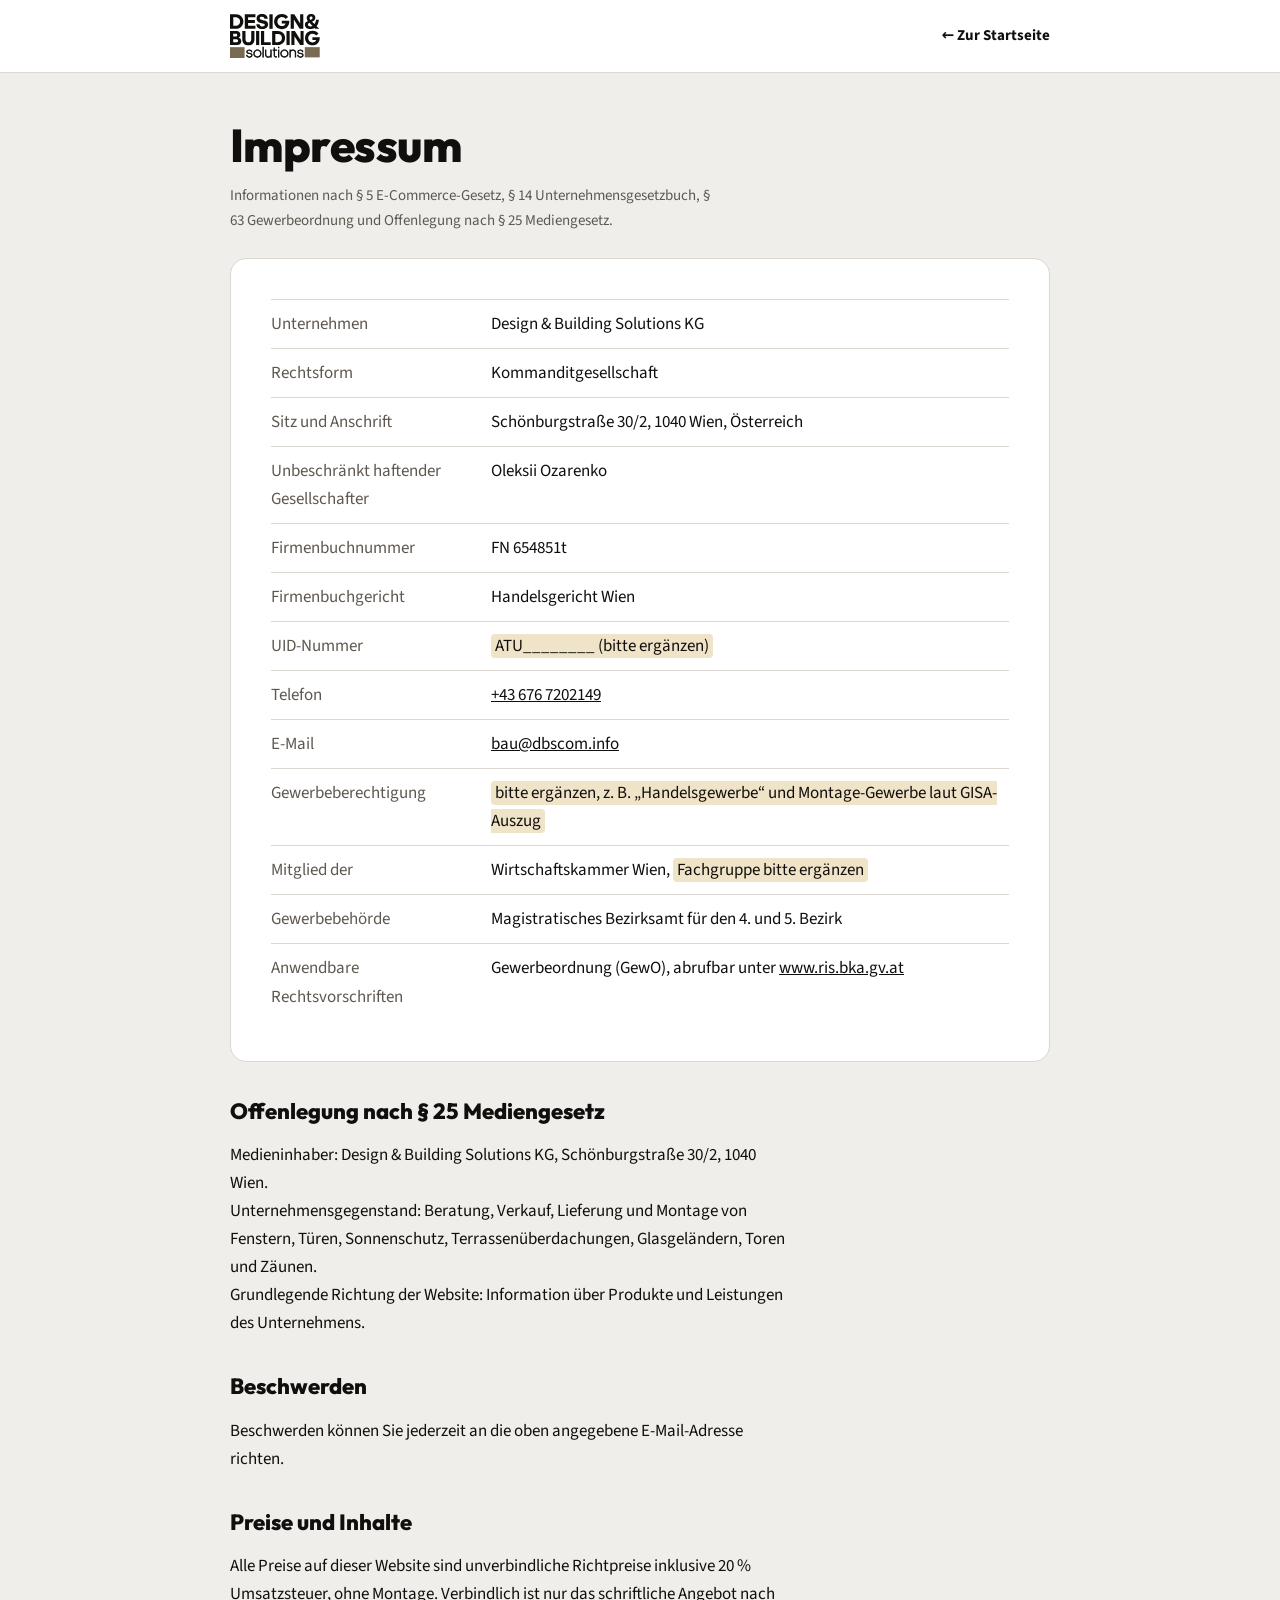
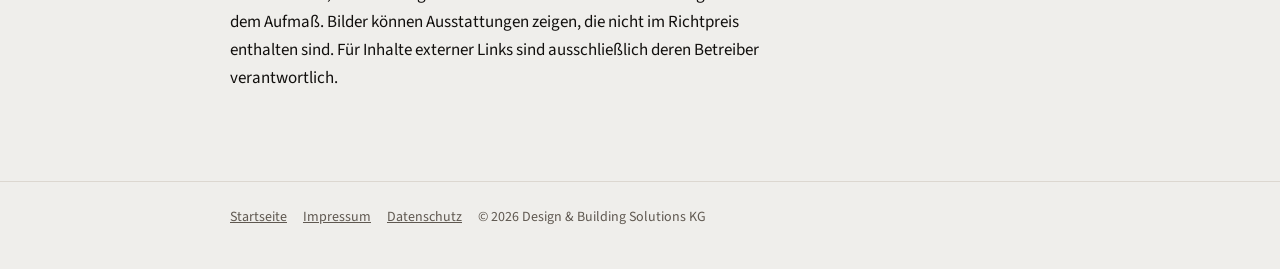
<file: impressum.html>
<!doctype html>
<html lang="de">
<head>
<meta charset="utf-8">
<meta name="viewport" content="width=device-width,initial-scale=1">
<title>Impressum – D&amp;B Solutions Wien</title>
<link rel="icon" href="favicon.svg" type="image/svg+xml">
<meta name="robots" content="noindex">
<link rel="stylesheet" href="fonts.css">
<style>
:root { --ink:#110f0d; --muted:#5f5850; --line:#dcd7d0; --ground:#efeeeb; --paper:#fff; --anthrazit:#1f1c19; --gelb:#796b53; --mark:#efe3c8;
  --f-display:"Outfit","Helvetica Neue",Arial,sans-serif; --f-body:"Source Sans 3","Segoe UI",system-ui,sans-serif; color-scheme:light; }
* { box-sizing:border-box; }
body { margin:0; background:var(--ground); color:var(--ink); font:17px/1.65 var(--f-body); -webkit-font-smoothing:antialiased; }
header { background:var(--paper); border-bottom:1px solid var(--line); }
.wrap { max-width:860px; margin:0 auto; padding:0 20px; }
header .wrap { display:flex; align-items:center; justify-content:space-between; gap:16px; min-height:72px; }
.logo { display:flex; align-items:center; gap:12px; text-decoration:none; color:var(--ink); }
.logo .m { width:44px; height:44px; border-radius:10px; background:var(--anthrazit); color:#fff; display:grid; place-items:center; font:800 14px var(--f-display); position:relative; overflow:hidden; }
.logo .m::after { content:""; position:absolute; left:0; right:0; bottom:0; height:6px; background:var(--gelb); }
.logo b { font:800 18px var(--f-display); font-stretch:110%; }
.logo svg.lg { display:block; height:44px; width:auto; }
.back { color:var(--ink); font-weight:700; text-decoration:none; font-size:15px; }
main { padding:48px 0 72px; }
h1 { font:800 clamp(32px,5vw,46px)/1.05 var(--f-display); font-stretch:110%; letter-spacing:-.012em; margin:0 0 8px; }
h2 { font:800 22px/1.2 var(--f-display); font-stretch:106%; margin:36px 0 10px; }
.card { background:var(--paper); border:1px solid var(--line); border-radius:16px; padding:clamp(22px,4vw,40px); margin-top:24px; }
dl { display:grid; grid-template-columns:minmax(0,220px) minmax(0,1fr); gap:0; margin:0; }
dt, dd { margin:0; padding:10px 0; border-top:1px solid var(--line); }
dt { color:var(--muted); padding-right:16px; }
@media (max-width:600px) { dl { grid-template-columns:minmax(0,1fr); } dd { border-top:0; padding-top:0; } }
p, li { max-width:70ch; }
a { color:inherit; }
.todo { background:var(--mark); border-radius:4px; padding:0 4px; }
.note { font-size:15px; color:var(--muted); }
footer { border-top:1px solid var(--line); padding:24px 0 40px; font-size:14px; color:var(--muted); }
footer a { margin-right:16px; }
</style>
</head>
<body>
<header><div class="wrap"><a class="logo" href="index.html" aria-label="Design &amp; Building Solutions"><svg xmlns="http://www.w3.org/2000/svg" viewBox="161.09 126.21 272.36 133.57" aria-hidden="true" class="lg"><path fill="currentColor" d="M 171.08 136.26 L 171.08 162.08 L 178.94 162.08 C 180.74 162.08 182.41 161.76 183.92 161.12 C 185.45 160.48 186.78 159.57 187.92 158.41 C 189.06 157.26 189.95 155.88 190.59 154.29 C 191.24 152.71 191.56 150.96 191.56 149.08 C 191.56 147.23 191.24 145.52 190.59 143.95 C 189.95 142.39 189.05 141.03 187.89 139.89 C 186.73 138.76 185.35 137.86 183.76 137.22 C 182.18 136.58 180.46 136.26 178.61 136.26 Z M 161.09 127.11 L 179.13 127.11 C 182.52 127.11 185.60 127.67 188.37 128.82 C 191.14 129.95 193.50 131.5 195.46 133.45 C 197.41 135.41 198.93 137.72 200.00 140.38 C 201.07 143.04 201.61 145.90 201.61 148.94 C 201.61 152.04 201.05 154.95 199.94 157.67 C 198.82 160.40 197.25 162.76 195.23 164.76 C 193.21 166.76 190.80 168.33 187.99 169.5 C 185.17 170.65 182.05 171.24 178.61 171.24 L 161.09 171.24 Z M 161.09 127.11 "/><path fill="currentColor" d="M 205.99 127.11 L 238.26 127.11 L 238.26 136.13 L 215.98 136.13 L 215.98 144.44 L 236.59 144.44 L 236.59 153.20 L 215.98 153.20 L 215.98 162.22 L 238.33 162.22 L 238.33 171.24 L 205.99 171.24 Z M 205.99 127.11 "/><path fill="currentColor" d="M 258.82 172.07 C 253.19 172.07 248.88 170.77 245.90 168.17 C 242.91 165.58 241.27 162.00 240.97 157.45 L 250.96 157.45 C 251.00 158.31 251.17 159.14 251.47 159.93 C 251.77 160.72 252.23 161.43 252.86 162.05 C 253.48 162.68 254.30 163.18 255.30 163.57 C 256.32 163.96 257.57 164.15 259.07 164.15 C 261.61 164.15 263.51 163.70 264.77 162.80 C 266.04 161.89 266.67 160.76 266.67 159.38 C 266.67 158.52 266.43 157.82 265.93 157.25 C 265.44 156.70 264.76 156.21 263.91 155.80 C 263.05 155.40 262.05 155.05 260.91 154.78 C 259.77 154.50 258.58 154.23 257.33 153.97 C 255.57 153.54 253.77 153.06 251.92 152.52 C 250.07 151.98 248.40 151.20 246.90 150.17 C 245.40 149.14 244.16 147.80 243.19 146.14 C 242.23 144.49 241.75 142.35 241.75 139.73 C 241.75 137.80 242.11 136.01 242.84 134.35 C 243.57 132.70 244.64 131.28 246.06 130.10 C 247.48 128.92 249.21 127.99 251.25 127.30 C 253.28 126.61 255.64 126.27 258.30 126.27 C 261.01 126.27 263.40 126.62 265.48 127.33 C 267.57 128.04 269.33 129.03 270.76 130.29 C 272.20 131.56 273.33 133.08 274.15 134.87 C 274.96 136.65 275.46 138.62 275.63 140.76 L 265.58 140.76 C 265.49 139.00 264.89 137.50 263.78 136.25 C 262.66 135.01 260.75 134.39 258.04 134.39 C 256.02 134.39 254.41 134.77 253.21 135.55 C 252.01 136.32 251.41 137.44 251.41 138.90 C 251.41 139.84 251.67 140.62 252.18 141.25 C 252.69 141.87 253.38 142.40 254.24 142.82 C 255.10 143.26 256.10 143.62 257.24 143.92 C 258.38 144.22 259.57 144.52 260.82 144.82 C 262.62 145.21 264.45 145.66 266.32 146.17 C 268.19 146.69 269.90 147.42 271.44 148.36 C 272.99 149.31 274.24 150.55 275.21 152.10 C 276.18 153.65 276.66 155.67 276.66 158.16 C 276.66 160.17 276.27 162.03 275.50 163.73 C 274.73 165.42 273.58 166.90 272.05 168.14 C 270.53 169.39 268.66 170.35 266.45 171.04 C 264.24 171.73 261.69 172.07 258.82 172.07 "/><path fill="currentColor" d="M 280.66 171.24 L 290.64 171.24 L 290.64 127.11 L 280.66 127.11 Z M 280.66 171.24 "/><path fill="currentColor" d="M 339.44 158.25 C 338.34 161.07 336.82 163.50 334.86 165.57 C 332.91 167.62 330.56 169.24 327.81 170.40 C 325.06 171.55 322.03 172.14 318.73 172.14 C 315.25 172.14 312.05 171.53 309.13 170.33 C 306.21 169.13 303.69 167.49 301.59 165.40 C 299.48 163.32 297.85 160.89 296.69 158.09 C 295.53 155.30 294.96 152.32 294.96 149.14 C 294.96 146.00 295.52 143.04 296.66 140.25 C 297.80 137.46 299.41 135.02 301.5 132.94 C 303.58 130.85 306.08 129.21 309.00 128.01 C 311.92 126.80 315.16 126.21 318.73 126.21 C 322.89 126.21 326.53 127.00 329.65 128.59 C 332.76 130.18 335.32 132.41 337.34 135.29 L 330.00 141.53 C 328.5 139.65 326.82 138.17 324.98 137.12 C 323.12 136.07 321.05 135.55 318.73 135.55 C 316.80 135.55 315.00 135.88 313.35 136.55 C 311.69 137.21 310.25 138.16 309.03 139.38 C 307.81 140.60 306.85 142.07 306.16 143.76 C 305.48 145.46 305.13 147.33 305.13 149.39 C 305.13 151.33 305.46 153.12 306.13 154.78 C 306.80 156.43 307.72 157.85 308.90 159.03 C 310.08 160.21 311.49 161.14 313.12 161.83 C 314.75 162.51 316.53 162.86 318.47 162.86 C 321.43 162.86 323.87 162.17 325.78 160.80 C 327.69 159.42 329.07 157.55 329.94 155.19 L 318.21 155.19 L 318.21 146.5 L 341.08 146.5 L 341.08 149.07 C 341.08 152.38 340.53 155.44 339.44 158.25 "/><path fill="currentColor" d="M 354.93 143.28 L 354.93 171.24 L 345.33 171.24 L 345.33 127.11 L 356.22 127.11 L 374.00 155.13 L 374.00 127.11 L 383.60 127.11 L 383.60 171.24 L 372.71 171.24 Z M 354.93 143.28 "/><path fill="currentColor" d="M 402.60 138.51 C 402.60 139.50 402.86 140.46 403.37 141.41 C 403.89 142.35 404.53 143.25 405.30 144.12 C 406.21 143.77 407.03 143.39 407.79 142.99 C 408.53 142.58 409.20 142.14 409.78 141.67 C 410.37 141.19 410.81 140.65 411.14 140.02 C 411.46 139.40 411.62 138.68 411.62 137.86 C 411.62 136.62 411.22 135.62 410.43 134.87 C 409.63 134.12 408.61 133.74 407.37 133.74 C 406.12 133.74 405.01 134.15 404.05 134.96 C 403.08 135.78 402.60 136.96 402.60 138.51 M 402.28 153.00 C 400.99 153.69 399.94 154.46 399.12 155.32 C 398.31 156.18 397.90 157.30 397.90 158.67 C 397.90 160.44 398.58 161.78 399.96 162.70 C 401.33 163.62 403.09 164.08 405.24 164.08 C 407.60 164.08 409.73 163.59 411.62 162.60 Z M 417.61 168.66 C 415.89 169.69 413.98 170.49 411.88 171.08 C 409.77 171.65 407.47 171.94 404.98 171.94 C 402.53 171.94 400.30 171.66 398.28 171.10 C 396.26 170.55 394.54 169.71 393.10 168.59 C 391.66 167.48 390.53 166.12 389.72 164.50 C 388.90 162.89 388.49 161.01 388.49 158.86 C 388.49 155.86 389.30 153.44 390.91 151.59 C 392.52 149.74 394.66 148.24 397.32 147.08 C 396.42 145.92 395.62 144.63 394.93 143.21 C 394.25 141.80 393.90 140.27 393.90 138.64 C 393.90 136.83 394.23 135.17 394.87 133.64 C 395.51 132.12 396.42 130.81 397.61 129.71 C 398.79 128.62 400.21 127.78 401.86 127.17 C 403.51 126.57 405.35 126.27 407.37 126.27 C 409.26 126.27 410.99 126.55 412.55 127.11 C 414.12 127.67 415.46 128.44 416.58 129.43 C 417.69 130.41 418.57 131.57 419.19 132.91 C 419.81 134.24 420.12 135.70 420.12 137.28 C 420.12 139.00 419.85 140.5 419.32 141.76 C 418.78 143.03 418.06 144.15 417.16 145.12 C 416.26 146.08 415.22 146.92 414.03 147.62 C 412.85 148.33 411.60 148.97 410.26 149.53 L 417.74 156.93 C 419.03 155.00 420.03 152.84 420.77 150.46 C 421.50 148.07 421.92 145.75 422.05 143.47 L 430.88 143.47 C 430.62 146.78 429.96 150.16 428.88 153.62 C 427.81 157.07 426.20 160.22 424.05 163.05 L 432.30 171.23 L 420.12 171.23 Z M 417.61 168.66 "/><path fill="currentColor" d="M 170.77 202.97 L 170.77 212.21 L 179.82 212.21 C 181.69 212.21 183.14 211.79 184.16 210.96 C 185.18 210.13 185.69 209.05 185.69 207.71 C 185.69 206.30 185.18 205.15 184.16 204.28 C 183.14 203.41 181.67 202.97 179.75 202.97 Z M 170.77 186.05 L 170.77 194.79 L 178.01 194.79 C 179.67 194.79 180.92 194.38 181.75 193.54 C 182.58 192.71 183.00 191.65 183.00 190.36 C 183.00 189.11 182.58 188.08 181.75 187.27 C 180.92 186.46 179.67 186.05 178.01 186.05 Z M 161.09 177.75 L 178.69 177.75 C 181.07 177.75 183.13 178.06 184.88 178.68 C 186.62 179.31 188.06 180.15 189.18 181.21 C 190.30 182.28 191.14 183.50 191.68 184.90 C 192.22 186.29 192.49 187.78 192.49 189.36 C 192.49 191.28 192.04 192.97 191.15 194.45 C 190.25 195.92 188.91 197.12 187.12 198.03 C 189.83 198.87 191.88 200.16 193.27 201.91 C 194.67 203.66 195.36 205.78 195.36 208.28 C 195.36 210.02 195.05 211.65 194.42 213.14 C 193.80 214.64 192.87 215.93 191.62 217.01 C 190.37 218.10 188.81 218.95 186.94 219.57 C 185.06 220.20 182.86 220.51 180.32 220.51 L 161.09 220.51 Z M 161.09 177.75 "/><path fill="currentColor" d="M 216.96 221.26 C 213.96 221.26 211.31 220.83 209.00 219.98 C 206.69 219.13 204.76 217.92 203.20 216.36 C 201.64 214.80 200.45 212.94 199.64 210.77 C 198.83 208.61 198.42 206.19 198.42 203.53 L 198.42 177.75 L 208.10 177.75 L 208.10 202.22 C 208.10 205.46 208.85 207.95 210.38 209.68 C 211.90 211.41 214.07 212.27 216.90 212.27 C 219.69 212.27 221.83 211.41 223.33 209.68 C 224.83 207.95 225.58 205.46 225.58 202.22 L 225.58 177.75 L 235.25 177.75 L 235.25 203.53 C 235.25 206.19 234.85 208.61 234.07 210.77 C 233.28 212.94 232.10 214.80 230.54 216.36 C 228.98 217.92 227.07 219.13 224.80 219.98 C 222.53 220.83 219.92 221.26 216.96 221.26 "/><path fill="currentColor" d="M 240.25 220.51 L 249.92 220.51 L 249.92 177.75 L 240.25 177.75 Z M 240.25 220.51 "/><path fill="currentColor" d="M 255.10 177.75 L 264.78 177.75 L 264.78 211.65 L 284.63 211.65 L 284.63 220.51 L 255.10 220.51 Z M 255.10 177.75 "/><path fill="currentColor" d="M 298.74 186.61 L 298.74 211.64 L 306.35 211.64 C 308.10 211.64 309.71 211.33 311.19 210.71 C 312.67 210.08 313.96 209.21 315.07 208.09 C 316.17 206.96 317.03 205.64 317.65 204.09 C 318.28 202.55 318.59 200.87 318.59 199.04 C 318.59 197.25 318.28 195.59 317.65 194.07 C 317.03 192.56 316.16 191.25 315.03 190.14 C 313.91 189.04 312.58 188.17 311.03 187.55 C 309.50 186.92 307.83 186.61 306.04 186.61 Z M 289.07 177.75 L 306.54 177.75 C 309.83 177.75 312.82 178.30 315.50 179.40 C 318.18 180.51 320.47 182.01 322.37 183.90 C 324.26 185.79 325.73 188.03 326.77 190.60 C 327.81 193.19 328.33 195.96 328.33 198.91 C 328.33 201.91 327.78 204.73 326.71 207.37 C 325.62 210.01 324.10 212.30 322.15 214.24 C 320.19 216.17 317.85 217.70 315.12 218.82 C 312.40 219.95 309.37 220.51 306.04 220.51 L 289.07 220.51 Z M 289.07 177.75 "/><path fill="currentColor" d="M 332.57 220.51 L 342.25 220.51 L 342.25 177.75 L 332.57 177.75 Z M 332.57 220.51 "/><path fill="currentColor" d="M 356.73 193.42 L 356.73 220.51 L 347.43 220.51 L 347.43 177.75 L 357.98 177.75 L 375.21 204.91 L 375.21 177.75 L 384.51 177.75 L 384.51 220.51 L 373.96 220.51 Z M 356.73 193.42 "/><path fill="currentColor" d="M 431.86 207.93 C 430.80 210.66 429.32 213.02 427.43 215.01 C 425.53 217.01 423.25 218.57 420.59 219.70 C 417.93 220.82 415 221.38 411.79 221.38 C 408.42 221.38 405.32 220.80 402.49 219.64 C 399.66 218.47 397.22 216.88 395.18 214.86 C 393.14 212.84 391.56 210.48 390.44 207.78 C 389.32 205.07 388.75 202.17 388.75 199.10 C 388.75 196.06 389.30 193.19 390.41 190.48 C 391.51 187.78 393.07 185.42 395.09 183.40 C 397.11 181.38 399.53 179.79 402.36 178.62 C 405.19 177.46 408.33 176.87 411.79 176.87 C 415.82 176.87 419.35 177.65 422.37 179.18 C 425.39 180.73 427.87 182.89 429.83 185.67 L 422.71 191.73 C 421.26 189.90 419.63 188.48 417.85 187.46 C 416.05 186.44 414.04 185.93 411.79 185.93 C 409.92 185.93 408.18 186.25 406.58 186.90 C 404.97 187.54 403.58 188.46 402.39 189.64 C 401.21 190.83 400.28 192.24 399.62 193.89 C 398.95 195.53 398.62 197.35 398.62 199.35 C 398.62 201.22 398.94 202.96 399.58 204.56 C 400.23 206.16 401.13 207.54 402.27 208.68 C 403.41 209.82 404.78 210.73 406.36 211.39 C 407.94 212.06 409.67 212.40 411.54 212.40 C 414.41 212.40 416.77 211.73 418.63 210.40 C 420.48 209.07 421.82 207.26 422.65 204.97 L 411.29 204.97 L 411.29 196.54 L 433.45 196.54 L 433.45 199.04 C 433.45 202.24 432.92 205.21 431.86 207.93 "/><path fill="#796B53" d="M 161.09 259.77 L 205.45 259.77 L 205.45 226.83 L 161.09 226.83 Z M 161.09 259.77 "/><path fill="#796B53" d="M 388.18 257.91 L 433.45 257.91 L 433.45 226.83 L 388.18 226.83 Z M 388.18 257.91 "/><path fill="currentColor" d="M 213.03 250.73 C 213.25 252.35 213.95 253.60 215.14 254.48 C 216.34 255.36 218.01 255.80 220.16 255.80 C 222.23 255.80 223.79 255.41 224.85 254.61 C 225.91 253.82 226.44 252.75 226.44 251.41 C 226.44 250.60 226.25 249.95 225.86 249.46 C 225.47 248.96 224.96 248.56 224.33 248.25 C 223.71 247.93 222.98 247.69 222.16 247.51 C 221.33 247.33 220.49 247.16 219.63 247.01 C 218.64 246.83 217.67 246.64 216.73 246.43 C 215.79 246.22 214.94 245.90 214.18 245.46 C 213.42 245.03 212.80 244.46 212.34 243.76 C 211.87 243.06 211.64 242.12 211.64 240.96 C 211.64 239.11 212.35 237.61 213.78 236.48 C 215.19 235.34 217.12 234.77 219.54 234.77 C 222.05 234.77 224.04 235.37 225.52 236.57 C 227.00 237.76 227.82 239.38 227.97 241.41 L 225.77 241.41 C 225.71 240.84 225.55 240.28 225.28 239.73 C 225.01 239.17 224.62 238.68 224.11 238.25 C 223.60 237.82 222.97 237.47 222.21 237.21 C 221.44 236.96 220.54 236.83 219.49 236.83 C 217.70 236.83 216.32 237.20 215.34 237.93 C 214.37 238.67 213.89 239.65 213.89 240.87 C 213.89 241.58 214.04 242.17 214.36 242.62 C 214.67 243.07 215.10 243.44 215.64 243.74 C 216.17 244.04 216.80 244.28 217.5 244.46 C 218.20 244.64 218.94 244.80 219.72 244.95 C 220.73 245.13 221.77 245.33 222.83 245.55 C 223.89 245.78 224.86 246.10 225.73 246.52 C 226.59 246.94 227.29 247.53 227.83 248.29 C 228.37 249.05 228.64 250.06 228.64 251.32 C 228.64 253.23 227.90 254.81 226.42 256.05 C 224.94 257.29 222.84 257.91 220.12 257.91 C 217.40 257.91 215.23 257.30 213.62 256.09 C 212.00 254.88 211.06 253.09 210.79 250.73 Z M 213.03 250.73 "/><path fill="currentColor" d="M 211.89 251.67 C 212.26 253.26 213.01 254.46 214.18 255.34 C 215.62 256.43 217.62 256.98 220.12 256.98 C 222.60 256.98 224.52 256.42 225.82 255.33 C 227.09 254.27 227.71 252.95 227.71 251.32 C 227.71 250.26 227.49 249.43 227.07 248.83 C 226.62 248.19 226.05 247.71 225.32 247.36 C 224.52 246.98 223.62 246.67 222.64 246.46 C 221.59 246.25 220.56 246.04 219.55 245.87 C 218.75 245.71 217.98 245.54 217.26 245.36 C 216.5 245.16 215.80 244.89 215.19 244.56 C 214.53 244.19 213.99 243.72 213.59 243.16 C 213.17 242.55 212.95 241.78 212.95 240.87 C 212.95 239.34 213.57 238.10 214.78 237.19 C 215.91 236.33 217.50 235.90 219.49 235.90 C 220.63 235.90 221.64 236.04 222.50 236.33 C 223.37 236.62 224.11 237.02 224.71 237.53 C 225.32 238.05 225.79 238.66 226.11 239.32 C 226.30 239.70 226.44 240.08 226.54 240.48 L 226.89 240.48 C 226.61 239.17 225.97 238.12 224.94 237.29 C 223.63 236.24 221.82 235.70 219.53 235.70 C 217.34 235.70 215.60 236.21 214.36 237.20 C 213.16 238.16 212.58 239.39 212.58 240.96 C 212.58 241.93 212.76 242.71 213.12 243.25 C 213.50 243.82 214.01 244.30 214.64 244.66 C 215.32 245.04 216.09 245.33 216.94 245.52 C 217.87 245.73 218.82 245.92 219.79 246.09 C 220.66 246.25 221.52 246.41 222.36 246.60 C 223.26 246.79 224.07 247.07 224.75 247.41 C 225.50 247.78 226.12 248.28 226.59 248.88 C 227.11 249.54 227.37 250.39 227.37 251.41 C 227.37 253.06 226.71 254.39 225.41 255.36 C 224.17 256.28 222.45 256.73 220.16 256.73 C 217.82 256.73 215.94 256.23 214.59 255.23 C 213.40 254.35 212.62 253.16 212.26 251.67 Z M 220.12 258.84 C 217.21 258.84 214.83 258.17 213.06 256.84 C 211.24 255.47 210.16 253.45 209.87 250.84 L 209.75 249.80 L 213.85 249.80 L 213.96 250.61 C 214.14 251.98 214.71 253 215.69 253.73 C 216.72 254.48 218.23 254.87 220.16 254.87 C 222.01 254.87 223.40 254.53 224.29 253.87 C 225.12 253.25 225.51 252.46 225.51 251.41 C 225.51 250.82 225.38 250.35 225.13 250.03 C 224.82 249.64 224.42 249.33 223.92 249.08 C 223.37 248.80 222.71 248.58 221.96 248.42 C 221.15 248.24 220.32 248.08 219.47 247.93 C 218.46 247.75 217.49 247.55 216.53 247.34 C 215.51 247.12 214.56 246.76 213.72 246.28 C 212.83 245.77 212.10 245.10 211.57 244.27 C 211 243.42 210.71 242.30 210.71 240.96 C 210.71 238.82 211.55 237.07 213.19 235.75 C 214.78 234.48 216.91 233.84 219.53 233.84 C 222.25 233.84 224.46 234.51 226.11 235.84 C 227.79 237.20 228.73 239.05 228.89 241.34 L 228.97 242.34 L 224.93 242.34 L 224.84 241.51 C 224.79 241.05 224.66 240.58 224.44 240.13 C 224.23 239.70 223.91 239.30 223.50 238.96 C 223.09 238.60 222.55 238.31 221.91 238.10 C 221.24 237.88 220.42 237.76 219.49 237.76 C 217.91 237.76 216.71 238.07 215.91 238.67 C 215.16 239.24 214.82 239.93 214.82 240.87 C 214.82 241.39 214.92 241.80 215.12 242.08 C 215.36 242.42 215.67 242.69 216.09 242.92 C 216.56 243.19 217.11 243.40 217.73 243.55 C 218.41 243.73 219.14 243.89 219.89 244.03 C 220.90 244.21 221.95 244.42 223.02 244.64 C 224.16 244.88 225.20 245.23 226.13 245.68 C 227.14 246.16 227.96 246.86 228.59 247.75 C 229.24 248.67 229.57 249.87 229.57 251.32 C 229.57 253.51 228.71 255.34 227.02 256.76 C 225.37 258.14 223.05 258.84 220.12 258.84 "/><path fill="currentColor" d="M 244.31 236.88 C 242.97 236.88 241.72 237.12 240.57 237.60 C 239.42 238.08 238.43 238.74 237.61 239.59 C 236.78 240.44 236.14 241.44 235.66 242.60 C 235.18 243.75 234.94 245 234.94 246.34 C 234.94 247.66 235.18 248.89 235.66 250.04 C 236.14 251.19 236.78 252.19 237.61 253.04 C 238.43 253.89 239.42 254.56 240.57 255.04 C 241.72 255.51 242.97 255.76 244.31 255.76 C 245.66 255.76 246.90 255.51 248.03 255.04 C 249.17 254.56 250.15 253.89 250.97 253.04 C 251.79 252.19 252.44 251.19 252.92 250.04 C 253.40 248.89 253.64 247.66 253.64 246.34 C 253.64 245 253.40 243.75 252.92 242.60 C 252.44 241.44 251.79 240.44 250.97 239.59 C 250.15 238.74 249.17 238.08 248.03 237.60 C 246.90 237.12 245.66 236.88 244.31 236.88 M 244.31 234.77 C 245.92 234.77 247.43 235.07 248.84 235.67 C 250.25 236.26 251.46 237.08 252.5 238.11 C 253.53 239.14 254.34 240.36 254.94 241.76 C 255.53 243.17 255.83 244.68 255.83 246.30 C 255.83 247.94 255.53 249.46 254.94 250.87 C 254.34 252.27 253.53 253.49 252.5 254.52 C 251.46 255.55 250.25 256.37 248.84 256.97 C 247.43 257.56 245.92 257.86 244.31 257.86 C 242.67 257.86 241.14 257.56 239.74 256.97 C 238.33 256.37 237.12 255.55 236.08 254.52 C 235.05 253.49 234.24 252.27 233.64 250.87 C 233.04 249.46 232.75 247.94 232.75 246.30 C 232.75 244.68 233.04 243.17 233.64 241.76 C 234.24 240.36 235.05 239.14 236.08 238.11 C 237.12 237.08 238.33 236.26 239.74 235.67 C 241.14 235.07 242.67 234.77 244.31 234.77 "/><path fill="currentColor" d="M 244.31 237.81 C 243.10 237.81 241.96 238.03 240.92 238.46 C 239.90 238.89 239.01 239.48 238.28 240.24 C 237.54 241.00 236.95 241.91 236.52 242.96 C 236.09 243.99 235.87 245.13 235.87 246.33 C 235.87 247.53 236.09 248.65 236.52 249.68 C 236.95 250.72 237.54 251.63 238.28 252.39 C 239.01 253.15 239.90 253.75 240.92 254.17 C 242.99 255.03 245.64 255.04 247.67 254.18 C 248.68 253.75 249.57 253.15 250.30 252.39 C 251.04 251.63 251.63 250.72 252.06 249.68 C 252.49 248.65 252.71 247.53 252.71 246.33 C 252.71 245.12 252.49 243.99 252.06 242.96 C 251.63 241.92 251.04 241.00 250.30 240.24 C 249.57 239.48 248.68 238.88 247.67 238.46 C 246.65 238.03 245.52 237.81 244.31 237.81 M 244.31 256.69 C 242.85 256.69 241.47 256.42 240.21 255.90 C 238.95 255.37 237.85 254.63 236.94 253.69 C 236.04 252.76 235.32 251.65 234.80 250.40 C 234.27 249.14 234.01 247.77 234.01 246.33 C 234.01 244.88 234.27 243.50 234.80 242.24 C 235.32 240.98 236.04 239.88 236.94 238.94 C 237.85 238.01 238.94 237.26 240.21 236.73 C 242.74 235.69 245.90 235.69 248.39 236.74 C 249.64 237.26 250.73 238.00 251.64 238.94 C 252.54 239.88 253.26 240.99 253.78 242.24 C 254.30 243.50 254.57 244.88 254.57 246.33 C 254.57 247.77 254.30 249.14 253.78 250.40 C 253.26 251.65 252.54 252.76 251.64 253.69 C 250.73 254.63 249.64 255.37 248.39 255.90 C 247.15 256.42 245.78 256.69 244.31 256.69 M 244.31 235.70 C 242.80 235.70 241.39 235.98 240.10 236.53 C 238.82 237.07 237.69 237.83 236.75 238.77 C 235.80 239.71 235.05 240.84 234.50 242.13 C 233.95 243.41 233.67 244.81 233.67 246.30 C 233.67 247.81 233.95 249.22 234.50 250.50 C 235.05 251.79 235.80 252.92 236.75 253.86 C 237.69 254.80 238.82 255.56 240.10 256.11 C 242.65 257.19 245.87 257.21 248.48 256.11 C 249.76 255.56 250.90 254.80 251.83 253.86 C 252.78 252.92 253.53 251.79 254.08 250.50 C 254.62 249.22 254.90 247.80 254.90 246.30 C 254.90 244.82 254.62 243.42 254.08 242.13 C 253.53 240.84 252.78 239.71 251.83 238.77 C 250.90 237.83 249.76 237.07 248.48 236.53 C 247.19 235.98 245.79 235.70 244.31 235.70 M 244.31 258.80 C 242.55 258.80 240.89 258.47 239.37 257.83 C 237.86 257.18 236.53 256.29 235.43 255.18 C 234.31 254.07 233.42 252.74 232.78 251.23 C 232.14 249.72 231.81 248.06 231.81 246.30 C 231.81 244.56 232.14 242.91 232.78 241.40 C 233.42 239.89 234.32 238.57 235.43 237.46 C 236.53 236.34 237.86 235.45 239.37 234.81 C 242.38 233.53 246.15 233.51 249.21 234.81 C 250.72 235.45 252.04 236.34 253.16 237.46 C 254.26 238.57 255.15 239.89 255.80 241.40 C 256.44 242.92 256.77 244.57 256.77 246.30 C 256.77 248.06 256.44 249.71 255.80 251.23 C 255.15 252.74 254.26 254.07 253.16 255.18 C 252.04 256.29 250.72 257.18 249.21 257.83 C 247.68 258.47 246.04 258.80 244.31 258.80 "/><path fill="currentColor" d="M 260.61 257.55 L 262.81 257.55 L 262.81 226.83 L 260.61 226.83 Z M 260.61 257.55 "/><path fill="currentColor" d="M 261.55 256.62 L 261.88 256.62 L 261.88 227.77 L 261.55 227.77 Z M 263.75 258.48 L 259.68 258.48 L 259.68 225.91 L 263.75 225.91 Z M 263.75 258.48 "/><path fill="currentColor" d="M 284.45 257.55 L 284.45 254.14 C 284.18 254.59 283.83 255.04 283.42 255.49 C 283.00 255.94 282.48 256.34 281.85 256.70 C 281.22 257.05 280.50 257.35 279.69 257.57 C 278.89 257.80 277.98 257.91 276.96 257.91 C 275.64 257.91 274.46 257.69 273.39 257.26 C 272.33 256.82 271.42 256.22 270.66 255.44 C 269.90 254.67 269.31 253.71 268.89 252.59 C 268.47 251.47 268.26 250.23 268.26 248.85 L 268.26 235.13 L 270.46 235.13 L 270.46 248.58 C 270.46 250.85 271.05 252.63 272.23 253.89 C 273.41 255.17 275.06 255.80 277.18 255.80 C 279.40 255.80 281.16 255.10 282.48 253.71 C 283.79 252.32 284.45 250.41 284.45 247.95 L 284.45 235.13 L 286.64 235.13 L 286.64 257.55 Z M 284.45 257.55 "/><path fill="currentColor" d="M 285.38 256.62 L 285.71 256.62 L 285.71 236.06 L 285.38 236.06 L 285.38 247.95 C 285.38 249.44 285.15 250.77 284.69 251.92 L 285.38 250.77 Z M 269.19 236.06 L 269.19 248.85 C 269.19 250.10 269.39 251.26 269.76 252.27 C 270.14 253.26 270.66 254.11 271.33 254.79 C 272.00 255.48 272.81 256.01 273.75 256.39 C 275.44 257.08 277.79 257.13 279.44 256.67 C 280.18 256.47 280.83 256.20 281.39 255.89 C 281.93 255.58 282.38 255.23 282.73 254.85 C 282.91 254.66 283.07 254.47 283.22 254.29 C 283.19 254.31 283.17 254.33 283.16 254.35 C 281.66 255.93 279.65 256.73 277.18 256.73 C 274.80 256.73 272.91 255.99 271.55 254.53 C 270.21 253.08 269.53 251.08 269.53 248.58 L 269.53 236.06 Z M 276.96 258.84 C 275.53 258.84 274.21 258.60 273.04 258.12 C 271.87 257.64 270.85 256.96 270 256.09 C 269.14 255.23 268.48 254.16 268.01 252.92 C 267.56 251.70 267.33 250.33 267.33 248.85 L 267.33 234.20 L 271.39 234.20 L 271.39 248.58 C 271.39 250.63 271.89 252.16 272.91 253.26 C 273.92 254.34 275.32 254.87 277.18 254.87 C 279.15 254.87 280.66 254.28 281.80 253.07 C 282.94 251.87 283.51 250.15 283.51 247.95 L 283.51 234.20 L 287.58 234.20 L 287.58 258.48 L 283.51 258.48 L 283.51 256.67 C 283.16 256.98 282.75 257.25 282.31 257.51 C 281.63 257.90 280.83 258.22 279.94 258.47 C 279.06 258.72 278.05 258.84 276.96 258.84 "/><path fill="currentColor" d="M 302.95 235.13 L 302.95 237.10 L 296.71 237.10 L 296.71 250.73 C 296.71 251.69 296.85 252.47 297.14 253.06 C 297.42 253.66 297.78 254.14 298.22 254.50 C 298.65 254.86 299.13 255.10 299.65 255.24 C 300.17 255.37 300.69 255.44 301.20 255.44 L 302.90 255.44 L 302.90 257.55 L 301.15 257.55 C 300.37 257.55 299.60 257.44 298.82 257.21 C 298.04 256.99 297.34 256.61 296.71 256.07 C 296.08 255.53 295.57 254.83 295.17 253.96 C 294.76 253.10 294.56 252.02 294.56 250.73 L 294.56 237.10 L 291.20 237.10 L 291.20 235.13 L 294.56 235.13 L 294.56 228.63 L 296.71 228.63 L 296.71 235.13 Z M 302.95 235.13 "/><path fill="currentColor" d="M 292.13 236.17 L 295.5 236.17 L 295.5 250.73 C 295.5 251.88 295.67 252.83 296.01 253.57 C 296.36 254.31 296.80 254.91 297.32 255.36 C 297.85 255.81 298.42 256.13 299.08 256.32 C 299.77 256.51 300.46 256.62 301.16 256.62 L 301.97 256.62 L 301.97 256.37 L 301.20 256.37 C 300.62 256.37 300.02 256.30 299.42 256.14 C 298.76 255.97 298.16 255.66 297.62 255.22 C 297.08 254.77 296.64 254.18 296.30 253.46 C 295.96 252.74 295.78 251.83 295.78 250.73 L 295.78 236.17 L 302.01 236.17 L 302.01 236.06 L 295.78 236.06 L 295.78 229.56 L 295.5 229.56 L 295.5 236.06 L 292.13 236.06 Z M 303.83 258.48 L 301.16 258.48 C 300.29 258.48 299.42 258.35 298.56 258.11 C 297.66 257.85 296.83 257.40 296.11 256.78 C 295.38 256.15 294.78 255.33 294.32 254.35 C 293.86 253.37 293.63 252.15 293.63 250.73 L 293.63 238.03 L 290.27 238.03 L 290.27 234.20 L 293.63 234.20 L 293.63 227.69 L 297.65 227.69 L 297.65 234.20 L 303.88 234.20 L 303.88 238.03 L 297.65 238.03 L 297.65 250.73 C 297.65 251.55 297.76 252.19 297.98 252.66 C 298.21 253.14 298.48 253.51 298.81 253.78 C 299.14 254.05 299.49 254.23 299.89 254.34 C 300.33 254.45 300.77 254.51 301.20 254.51 L 303.83 254.51 Z M 303.83 258.48 "/><path fill="currentColor" d="M 307.73 235.13 L 309.92 235.13 L 309.92 257.55 L 307.73 257.55 Z M 307.73 226.83 L 309.92 226.83 L 309.92 229.21 L 307.73 229.21 Z M 307.73 226.83 "/><path fill="currentColor" d="M 308.66 228.28 L 308.99 228.28 L 308.99 227.77 L 308.66 227.77 Z M 310.85 230.14 L 306.79 230.14 L 306.79 225.91 L 310.85 225.91 Z M 308.66 256.62 L 308.99 256.62 L 308.99 236.06 L 308.66 236.06 Z M 310.85 258.48 L 306.79 258.48 L 306.79 234.20 L 310.85 234.20 Z M 310.85 258.48 "/><path fill="currentColor" d="M 326.27 236.88 C 324.92 236.88 323.67 237.12 322.53 237.60 C 321.37 238.08 320.39 238.74 319.57 239.59 C 318.74 240.44 318.09 241.44 317.62 242.60 C 317.14 243.75 316.90 245 316.90 246.34 C 316.90 247.66 317.14 248.89 317.62 250.04 C 318.09 251.19 318.74 252.19 319.57 253.04 C 320.39 253.89 321.37 254.56 322.53 255.04 C 323.67 255.51 324.92 255.76 326.27 255.76 C 327.61 255.76 328.85 255.51 329.99 255.04 C 331.13 254.56 332.10 253.89 332.93 253.04 C 333.75 252.19 334.40 251.19 334.88 250.04 C 335.35 248.89 335.60 247.66 335.60 246.34 C 335.60 245 335.35 243.75 334.88 242.60 C 334.40 241.44 333.75 240.44 332.93 239.59 C 332.10 238.74 331.13 238.08 329.99 237.60 C 328.85 237.12 327.61 236.88 326.27 236.88 M 326.27 234.77 C 327.88 234.77 329.39 235.07 330.80 235.67 C 332.20 236.26 333.42 237.08 334.45 238.11 C 335.48 239.14 336.30 240.36 336.90 241.76 C 337.49 243.17 337.79 244.68 337.79 246.30 C 337.79 247.94 337.49 249.46 336.90 250.87 C 336.30 252.27 335.48 253.49 334.45 254.52 C 333.42 255.55 332.20 256.37 330.80 256.97 C 329.39 257.56 327.88 257.86 326.27 257.86 C 324.62 257.86 323.10 257.56 321.69 256.97 C 320.29 256.37 319.07 255.55 318.04 254.52 C 317.01 253.49 316.20 252.27 315.60 250.87 C 315.00 249.46 314.70 247.94 314.70 246.30 C 314.70 244.68 315.00 243.17 315.60 241.76 C 316.20 240.36 317.01 239.14 318.04 238.11 C 319.07 237.08 320.29 236.26 321.69 235.67 C 323.10 235.07 324.62 234.77 326.27 234.77 "/><path fill="currentColor" d="M 326.27 237.81 C 325.05 237.81 323.92 238.03 322.88 238.46 C 321.85 238.89 320.96 239.48 320.24 240.24 C 319.50 241.00 318.91 241.91 318.48 242.96 C 318.05 243.99 317.83 245.13 317.83 246.33 C 317.83 247.53 318.05 248.65 318.48 249.68 C 318.91 250.72 319.50 251.63 320.24 252.39 C 320.96 253.15 321.85 253.75 322.88 254.17 C 324.95 255.03 327.59 255.04 329.62 254.18 C 330.64 253.75 331.53 253.15 332.26 252.39 C 332.99 251.63 333.58 250.72 334.02 249.68 C 334.44 248.65 334.66 247.53 334.66 246.33 C 334.66 245.12 334.44 243.99 334.02 242.96 C 333.58 241.92 332.99 241.00 332.26 240.24 C 331.53 239.48 330.64 238.88 329.63 238.46 C 328.61 238.03 327.48 237.81 326.27 237.81 M 326.27 256.69 C 324.81 256.69 323.43 256.42 322.17 255.90 C 320.91 255.37 319.80 254.63 318.90 253.69 C 318 252.76 317.28 251.65 316.75 250.40 C 316.23 249.14 315.97 247.77 315.97 246.33 C 315.97 244.88 316.23 243.50 316.75 242.24 C 317.28 240.98 318 239.88 318.90 238.94 C 319.80 238.01 320.90 237.26 322.17 236.73 C 324.69 235.69 327.85 235.69 330.35 236.74 C 331.60 237.26 332.69 238.00 333.60 238.94 C 334.50 239.88 335.22 240.99 335.74 242.24 C 336.26 243.50 336.53 244.88 336.53 246.33 C 336.53 247.77 336.26 249.14 335.74 250.40 C 335.22 251.65 334.50 252.76 333.60 253.69 C 332.69 254.63 331.60 255.37 330.35 255.90 C 329.10 256.42 327.73 256.69 326.27 256.69 M 326.27 235.70 C 324.76 235.70 323.34 235.98 322.06 236.53 C 320.77 237.07 319.64 237.83 318.70 238.77 C 317.76 239.71 317.00 240.84 316.46 242.13 C 315.91 243.41 315.63 244.81 315.63 246.30 C 315.63 247.81 315.91 249.22 316.46 250.50 C 317.00 251.79 317.76 252.92 318.70 253.86 C 319.64 254.80 320.77 255.56 322.06 256.11 C 324.60 257.19 327.83 257.21 330.44 256.11 C 331.72 255.56 332.85 254.80 333.79 253.86 C 334.73 252.92 335.49 251.79 336.04 250.50 C 336.58 249.22 336.86 247.80 336.86 246.30 C 336.86 244.82 336.58 243.42 336.04 242.13 C 335.49 240.84 334.73 239.71 333.79 238.77 C 332.85 237.83 331.72 237.07 330.43 236.53 C 329.15 235.98 327.75 235.70 326.27 235.70 M 326.27 258.80 C 324.51 258.80 322.85 258.47 321.33 257.83 C 319.82 257.18 318.49 256.29 317.38 255.18 C 316.27 254.07 315.38 252.74 314.74 251.23 C 314.10 249.72 313.77 248.06 313.77 246.30 C 313.77 244.56 314.10 242.91 314.74 241.40 C 315.38 239.89 316.27 238.57 317.38 237.46 C 318.49 236.34 319.82 235.45 321.33 234.81 C 324.33 233.53 328.10 233.51 331.16 234.81 C 332.67 235.45 334.00 236.34 335.11 237.46 C 336.22 238.57 337.11 239.89 337.75 241.40 C 338.40 242.92 338.73 244.57 338.73 246.30 C 338.73 248.06 338.40 249.71 337.75 251.23 C 337.11 252.74 336.22 254.07 335.11 255.18 C 334.00 256.29 332.67 257.18 331.16 257.83 C 329.64 258.47 328 258.80 326.27 258.80 "/><path fill="currentColor" d="M 352.25 234.77 C 353.57 234.77 354.76 234.99 355.82 235.42 C 356.88 235.85 357.79 236.46 358.55 237.24 C 359.32 238.02 359.91 238.96 360.33 240.08 C 360.75 241.21 360.95 242.46 360.95 243.83 L 360.95 257.55 L 358.76 257.55 L 358.76 244.10 C 358.76 241.83 358.17 240.06 356.98 238.78 C 355.80 237.51 354.16 236.88 352.03 236.88 C 349.82 236.88 348.05 237.57 346.74 238.96 C 345.42 240.35 344.76 242.27 344.76 244.73 L 344.76 257.55 L 342.57 257.55 L 342.57 235.13 L 344.76 235.13 L 344.76 238.54 C 345.42 237.52 346.35 236.64 347.55 235.89 C 348.75 235.15 350.31 234.77 352.25 234.77 "/><path fill="currentColor" d="M 343.50 256.62 L 343.83 256.62 L 343.83 244.73 C 343.83 243.07 344.12 241.62 344.68 240.39 L 343.83 241.69 L 343.83 236.06 L 343.50 236.06 Z M 359.69 256.62 L 360.02 256.62 L 360.02 243.83 C 360.02 242.57 359.83 241.42 359.45 240.41 C 359.08 239.41 358.57 238.58 357.89 237.89 C 357.22 237.21 356.40 236.67 355.47 236.28 C 354.52 235.90 353.44 235.71 352.25 235.71 C 350.50 235.71 349.08 236.03 348.04 236.69 C 347.40 237.08 346.85 237.52 346.38 238.01 C 347.83 236.64 349.73 235.94 352.03 235.94 C 354.41 235.94 356.31 236.69 357.67 238.15 C 359.01 239.59 359.69 241.59 359.69 244.10 Z M 361.89 258.48 L 357.82 258.48 L 357.82 244.10 C 357.82 242.05 357.32 240.52 356.30 239.42 C 355.30 238.34 353.90 237.81 352.03 237.81 C 350.07 237.81 348.56 238.40 347.42 239.60 C 346.26 240.83 345.70 242.50 345.70 244.73 L 345.70 258.48 L 341.64 258.48 L 341.64 234.20 L 345.70 234.20 L 345.70 236.09 C 346.11 235.74 346.56 235.41 347.05 235.10 C 348.40 234.26 350.15 233.84 352.25 233.84 C 353.68 233.84 355 234.08 356.17 234.56 C 357.34 235.04 358.37 235.72 359.22 236.58 C 360.07 237.45 360.74 238.52 361.20 239.76 C 361.66 240.98 361.89 242.35 361.89 243.83 Z M 361.89 258.48 "/><path fill="currentColor" d="M 367.97 250.73 C 368.18 252.35 368.89 253.60 370.08 254.48 C 371.28 255.36 372.95 255.80 375.10 255.80 C 377.16 255.80 378.73 255.41 379.79 254.61 C 380.85 253.82 381.38 252.75 381.38 251.41 C 381.38 250.60 381.18 249.95 380.80 249.46 C 380.41 248.96 379.90 248.56 379.27 248.25 C 378.64 247.93 377.92 247.69 377.10 247.51 C 376.28 247.33 375.43 247.16 374.57 247.01 C 373.58 246.83 372.61 246.64 371.67 246.43 C 370.73 246.22 369.88 245.90 369.12 245.46 C 368.35 245.03 367.74 244.46 367.28 243.76 C 366.82 243.06 366.58 242.12 366.58 240.96 C 366.58 239.11 367.30 237.61 368.71 236.48 C 370.13 235.34 372.05 234.77 374.48 234.77 C 376.99 234.77 378.98 235.37 380.46 236.57 C 381.94 237.76 382.75 239.38 382.91 241.41 L 380.71 241.41 C 380.65 240.84 380.48 240.28 380.21 239.73 C 379.94 239.17 379.55 238.68 379.05 238.25 C 378.54 237.82 377.91 237.47 377.14 237.21 C 376.38 236.96 375.48 236.83 374.43 236.83 C 372.64 236.83 371.25 237.20 370.28 237.93 C 369.31 238.67 368.82 239.65 368.82 240.87 C 368.82 241.58 368.98 242.17 369.30 242.62 C 369.61 243.07 370.03 243.44 370.57 243.74 C 371.11 244.04 371.73 244.28 372.43 244.46 C 373.14 244.64 373.87 244.80 374.66 244.95 C 375.67 245.13 376.71 245.33 377.77 245.55 C 378.83 245.78 379.80 246.10 380.66 246.52 C 381.53 246.94 382.23 247.53 382.77 248.29 C 383.31 249.05 383.58 250.06 383.58 251.32 C 383.58 253.23 382.84 254.81 381.36 256.05 C 379.88 257.29 377.78 257.91 375.06 257.91 C 372.34 257.91 370.17 257.30 368.56 256.09 C 366.94 254.88 366.00 253.09 365.73 250.73 Z M 367.97 250.73 "/><path fill="currentColor" d="M 366.83 251.67 C 367.19 253.26 367.95 254.46 369.12 255.34 C 370.56 256.43 372.56 256.98 375.06 256.98 C 377.54 256.98 379.46 256.42 380.76 255.33 C 382.03 254.27 382.64 252.95 382.64 251.32 C 382.64 250.26 382.43 249.43 382.01 248.83 C 381.56 248.19 380.98 247.71 380.26 247.36 C 379.46 246.98 378.56 246.67 377.58 246.46 C 376.53 246.25 375.50 246.04 374.49 245.87 C 373.68 245.71 372.92 245.54 372.20 245.36 C 371.43 245.16 370.74 244.89 370.12 244.56 C 369.46 244.19 368.93 243.72 368.53 243.16 C 368.11 242.55 367.89 241.78 367.89 240.87 C 367.89 239.34 368.51 238.10 369.72 237.19 C 370.85 236.33 372.44 235.90 374.43 235.90 C 375.57 235.90 376.58 236.04 377.44 236.33 C 378.30 236.62 379.05 237.02 379.65 237.53 C 380.26 238.05 380.73 238.66 381.05 239.32 C 381.23 239.70 381.38 240.08 381.48 240.48 L 381.83 240.48 C 381.55 239.17 380.91 238.12 379.87 237.29 C 378.57 236.24 376.75 235.70 374.47 235.70 C 372.28 235.70 370.54 236.21 369.30 237.20 C 368.10 238.16 367.51 239.39 367.51 240.96 C 367.51 241.93 367.70 242.71 368.05 243.25 C 368.44 243.82 368.95 244.30 369.58 244.66 C 370.26 245.04 371.03 245.33 371.87 245.52 C 372.80 245.73 373.76 245.92 374.73 246.09 C 375.60 246.25 376.46 246.41 377.30 246.60 C 378.19 246.79 379.00 247.07 379.69 247.41 C 380.44 247.78 381.05 248.28 381.53 248.88 C 382.05 249.54 382.31 250.39 382.31 251.41 C 382.31 253.05 381.65 254.39 380.35 255.36 C 379.11 256.28 377.39 256.73 375.10 256.73 C 372.75 256.73 370.88 256.23 369.53 255.23 C 368.33 254.35 367.55 253.16 367.20 251.67 Z M 375.06 258.84 C 372.14 258.84 369.77 258.17 368.00 256.84 C 366.18 255.47 365.10 253.45 364.80 250.84 L 364.69 249.80 L 368.79 249.80 L 368.90 250.61 C 369.07 251.98 369.64 253 370.63 253.73 C 371.66 254.48 373.16 254.87 375.10 254.87 C 376.95 254.87 378.34 254.53 379.23 253.87 C 380.06 253.25 380.45 252.46 380.45 251.41 C 380.45 250.82 380.32 250.35 380.07 250.03 C 379.76 249.64 379.36 249.33 378.85 249.08 C 378.30 248.80 377.64 248.58 376.90 248.42 C 376.09 248.24 375.26 248.08 374.41 247.93 C 373.40 247.75 372.42 247.55 371.47 247.34 C 370.44 247.12 369.5 246.76 368.66 246.28 C 367.77 245.77 367.04 245.10 366.50 244.27 C 365.94 243.42 365.65 242.30 365.65 240.96 C 365.65 238.82 366.48 237.07 368.13 235.75 C 369.71 234.48 371.85 233.84 374.47 233.84 C 377.19 233.84 379.40 234.51 381.05 235.84 C 382.73 237.19 383.67 239.05 383.83 241.34 L 383.91 242.34 L 379.87 242.34 L 379.78 241.51 C 379.73 241.05 379.60 240.58 379.37 240.13 C 379.17 239.70 378.85 239.30 378.44 238.96 C 378.03 238.60 377.49 238.31 376.85 238.10 C 376.18 237.88 375.36 237.76 374.43 237.76 C 372.85 237.76 371.65 238.07 370.85 238.67 C 370.10 239.24 369.76 239.93 369.76 240.87 C 369.76 241.39 369.86 241.80 370.06 242.08 C 370.30 242.41 370.62 242.70 371.03 242.92 C 371.5 243.19 372.05 243.40 372.66 243.55 C 373.35 243.73 374.07 243.89 374.83 244.03 C 375.84 244.21 376.89 244.42 377.96 244.64 C 379.10 244.88 380.14 245.23 381.07 245.68 C 382.07 246.16 382.90 246.86 383.53 247.75 C 384.18 248.67 384.51 249.87 384.51 251.32 C 384.51 253.51 383.65 255.34 381.96 256.76 C 380.31 258.14 377.99 258.84 375.06 258.84 "/></svg></a><a class="back" href="index.html">← Zur Startseite</a></div></header>
<main><div class="wrap">
<h1>Impressum</h1>
<p class="note">Informationen nach § 5 E-Commerce-Gesetz, § 14 Unternehmensgesetzbuch, § 63 Gewerbeordnung und Offenlegung nach § 25 Mediengesetz.</p>
<div class="card">
<dl>
<dt>Unternehmen</dt><dd>Design &amp; Building Solutions KG</dd>
<dt>Rechtsform</dt><dd>Kommanditgesellschaft</dd>
<dt>Sitz und Anschrift</dt><dd>Schönburgstraße 30/2, 1040 Wien, Österreich</dd>
<dt>Unbeschränkt haftender Gesellschafter</dt><dd>Oleksii Ozarenko</dd>
<dt>Firmenbuchnummer</dt><dd>FN 654851t</dd>
<dt>Firmenbuchgericht</dt><dd>Handelsgericht Wien</dd>
<dt>UID-Nummer</dt><dd><span class="todo">ATU________ (bitte ergänzen)</span></dd>
<dt>Telefon</dt><dd><a href="tel:+436767202149">+43 676 7202149</a></dd>
<dt>E-Mail</dt><dd><a href="mailto:bau@dbscom.info">bau@dbscom.info</a></dd>
<dt>Gewerbeberechtigung</dt><dd><span class="todo">bitte ergänzen, z. B. „Handelsgewerbe“ und Montage-Gewerbe laut GISA-Auszug</span></dd>
<dt>Mitglied der</dt><dd>Wirtschaftskammer Wien, <span class="todo">Fachgruppe bitte ergänzen</span></dd>
<dt>Gewerbebehörde</dt><dd>Magistratisches Bezirksamt für den 4. und 5. Bezirk</dd>
<dt>Anwendbare Rechtsvorschriften</dt><dd>Gewerbeordnung (GewO), abrufbar unter <a href="https://www.ris.bka.gv.at" target="_blank" rel="noopener">www.ris.bka.gv.at</a></dd>
</dl>
</div>

<h2>Offenlegung nach § 25 Mediengesetz</h2>
<p>Medieninhaber: Design &amp; Building Solutions KG, Schönburgstraße 30/2, 1040 Wien.<br>
Unternehmensgegenstand: Beratung, Verkauf, Lieferung und Montage von Fenstern, Türen, Sonnenschutz, Terrassenüberdachungen, Glasgeländern, Toren und Zäunen.<br>
Grundlegende Richtung der Website: Information über Produkte und Leistungen des Unternehmens.</p>

<h2>Beschwerden</h2>
<p>Beschwerden können Sie jederzeit an die oben angegebene E-Mail-Adresse richten.</p>

<h2>Preise und Inhalte</h2>
<p>Alle Preise auf dieser Website sind unverbindliche Richtpreise inklusive 20 % Umsatzsteuer, ohne Montage. Verbindlich ist nur das schriftliche Angebot nach dem Aufmaß. Bilder können Ausstattungen zeigen, die nicht im Richtpreis enthalten sind. Für Inhalte externer Links sind ausschließlich deren Betreiber verantwortlich.</p>
</div></main>
<footer><div class="wrap"><a href="index.html">Startseite</a><a href="impressum.html">Impressum</a><a href="datenschutz.html">Datenschutz</a><span>© 2026 Design &amp; Building Solutions KG</span></div></footer>
</body>
</html>
</file>
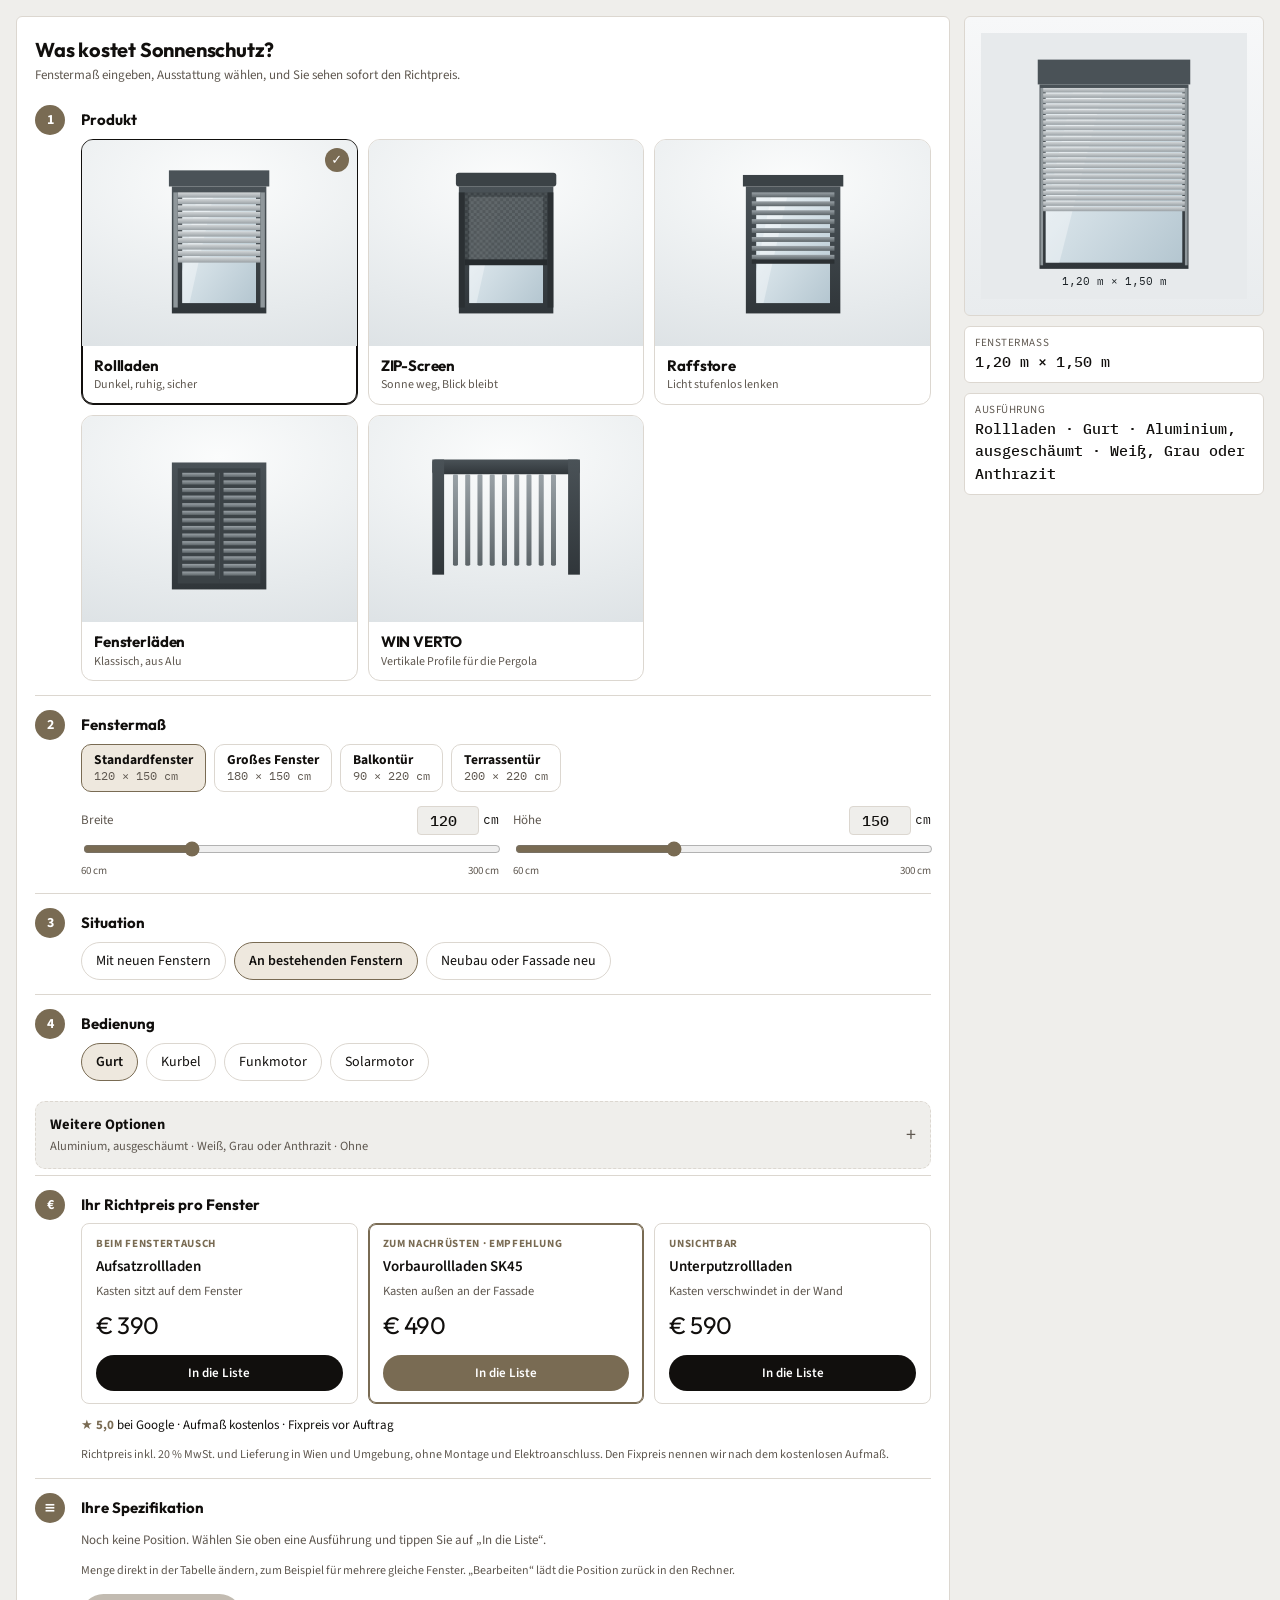
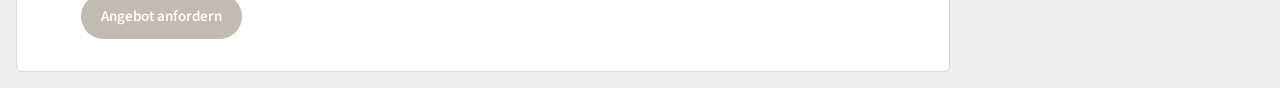
<file: sonnen-konfigurator.html>
<!doctype html>
<html lang="de">
<head>
<meta charset="utf-8">
<meta name="viewport" content="width=device-width,initial-scale=1,viewport-fit=cover">
<title>Sonnenschutz-Preisrechner D&amp;B</title>
<link rel="stylesheet" href="fonts.css">
<style>
:root { --bg:#eef0f1; --panel:#fff; --ink:#1c2226; --muted:#5b666e; --line:#d6dadd; --accent:#2c6a86; --accent-soft:#e1edf2; --gelb:#f5c518; --gelb-ink:#1c1c1c;
  --f-display:"Archivo","Geologica","Helvetica Neue",Arial,sans-serif; --f-body:"IBM Plex Sans","Segoe UI",system-ui,sans-serif; --f-mono:"IBM Plex Mono",ui-monospace,Menlo,monospace; color-scheme:light; }
* { box-sizing:border-box; } html,body { margin:0; } [hidden] { display:none !important; }
body { background:var(--bg); color:var(--ink); font-family:var(--f-body); font-size:15px; line-height:1.45; }
.app { display:grid; grid-template-columns:minmax(0,1fr) 300px; gap:14px; padding:16px; }
@media (max-width:860px) { .app { grid-template-columns:1fr; padding:10px; } .pic { display:none !important; } }
.panel { background:var(--panel); border:1px solid var(--line); border-radius:6px; padding:18px; min-width:0; }
h1 { font-family:var(--f-display); font-size:20px; margin:0 0 2px; letter-spacing:-.01em; }
.sub { color:var(--muted); font-size:13px; margin:0 0 6px; }
.step { display:grid; grid-template-columns:34px 1fr; gap:12px; padding:14px 0; border-top:1px solid var(--line); align-items:start; }
.step:first-of-type { border-top:0; }
.step i { width:30px; height:30px; border-radius:50%; background:var(--gelb); color:var(--gelb-ink); font:700 14px var(--f-body); font-style:normal; display:grid; place-items:center; }
.step h2 { font-family:var(--f-display); font-size:15px; margin:4px 0 8px; }
.seg { display:flex; gap:8px; flex-wrap:wrap; }
.seg button { font:inherit; font-size:14px; border:1px solid var(--line); background:transparent; color:var(--ink); border-radius:999px; padding:8px 14px; cursor:pointer; display:inline-flex; align-items:center; gap:8px; }
.seg button[aria-pressed="true"] { border-color:var(--accent); background:var(--accent-soft); font-weight:600; }
/* Produktwahl mit Bild */
.prods { display:grid; grid-template-columns:repeat(3,minmax(0,1fr)); gap:10px; }
.prods button { position:relative; font:inherit; color:var(--ink); background:var(--panel); border:1px solid var(--line); border-radius:12px; padding:0; cursor:pointer; overflow:hidden; text-align:left; display:grid; grid-template-rows:auto 1fr; transition:border-color .2s, box-shadow .2s, transform .2s; }
.prods button:hover { border-color:#9fb0ba; transform:translateY(-2px); box-shadow:0 10px 22px -14px rgba(28,34,38,.45); }
.prods .im { display:grid; place-items:center; aspect-ratio:4/3; background:radial-gradient(120% 90% at 50% 20%, #fbfcfc 0%, #e6eaec 70%, #dde2e5 100%); }
.prods .im svg { width:86%; height:auto; display:block; }
.prods .tx { padding:9px 12px 11px; display:grid; gap:1px; }
.prods .tx b { font-family:var(--f-display); font-size:15px; letter-spacing:-.01em; }
.prods .tx small { color:var(--muted); font-size:12px; line-height:1.3; }
.prods button[aria-pressed="true"] { border-color:var(--ink); box-shadow:inset 0 0 0 1px var(--ink); }
.prods button[aria-pressed="true"]::after { content:"✓"; position:absolute; top:8px; right:8px; width:24px; height:24px; border-radius:50%; background:var(--gelb); color:var(--gelb-ink); font:700 13px/24px var(--f-body); text-align:center; }
@media (max-width:520px) { .prods { gap:6px; } .prods .tx { padding:7px 8px 9px; } .prods .tx b { font-size:13.5px; } .prods .tx small { display:none; } }
.seg button i.c { width:16px; height:16px; border-radius:50%; border:1px solid rgba(0,0,0,.15); display:inline-block; }
.types { display:grid; grid-template-columns:repeat(auto-fill,minmax(104px,1fr)); gap:8px; }
.type { border:1px solid var(--line); border-radius:8px; background:transparent; padding:8px 6px 6px; cursor:pointer; display:grid; gap:4px; justify-items:center; font:500 12px var(--f-body); color:var(--ink); text-align:center; }
.type[aria-pressed="true"] { border-color:var(--accent); box-shadow:inset 0 0 0 1px var(--accent); background:var(--accent-soft); }
.type svg { width:72px; height:56px; }
.fields { margin-bottom:10px; }
.dims { display:grid; grid-template-columns:1fr 1fr; gap:14px; }
.dim label { display:flex; justify-content:space-between; align-items:center; font-size:13px; color:var(--muted); margin-bottom:4px; }
.dim label .num { display:inline-flex; align-items:center; gap:4px; font-family:var(--f-mono); color:var(--ink); }
.dim label input { width:62px; font:500 15px var(--f-mono); color:var(--ink); background:var(--bg); border:1px solid var(--line); border-radius:4px; padding:4px 6px; text-align:right; }
.dim label input:focus-visible, .spec input:focus-visible { outline:2px solid var(--accent); outline-offset:1px; }
input[type=range] { width:100%; accent-color:var(--accent); }
.dim small { display:flex; justify-content:space-between; color:var(--muted); font-size:11px; }
.res { display:grid; grid-template-columns:repeat(3,1fr); gap:10px; margin-top:4px; }
@media (max-width:620px) { .res { grid-template-columns:1fr; } }
.tier { border:1px solid var(--line); border-radius:8px; padding:12px 14px; display:grid; gap:4px; background:var(--panel); align-content:start; }
.tier.rec { border-color:var(--accent); box-shadow:inset 0 0 0 1px var(--accent); }
.tier .lvl { font-size:11px; text-transform:uppercase; letter-spacing:.06em; color:var(--accent); font-weight:700; }
.tier .name { font-weight:600; }
.tier .sys { color:var(--muted); font-size:12.5px; }
.tier .price { font-family:var(--f-display); font-size:24px; letter-spacing:-.02em; margin-top:4px; }
.tier .price small { font:400 12px var(--f-body); color:var(--muted); margin-left:4px; }
.tier button { margin-top:8px; font:600 13px var(--f-body); border:0; border-radius:999px; padding:9px 12px; cursor:pointer; background:var(--ink); color:#fff; }
.tier.rec button { background:var(--gelb); color:var(--gelb-ink); }
.disc { font-size:12px; color:var(--muted); margin:12px 0 0; line-height:1.4; }
.hint { background:#fbf0e2; color:#a3621b; border-radius:6px; padding:8px 10px; font-size:12.5px; margin-top:10px; }
/* Spezifikation */
.spec { margin-top:4px; }
.spec table { width:100%; border-collapse:collapse; font-size:13.5px; }
.spec th { text-align:left; font-size:11px; text-transform:uppercase; letter-spacing:.05em; color:var(--muted); font-weight:600; padding:6px 6px; border-bottom:1px solid var(--line); }
.spec td { padding:8px 6px; border-bottom:1px solid var(--line); vertical-align:top; }
.spec td.n { font-family:var(--f-mono); white-space:nowrap; text-align:right; }
.spec td .d { color:var(--muted); font-size:12px; }
.spec input.q { width:52px; font:500 14px var(--f-mono); text-align:center; border:1px solid var(--line); border-radius:4px; padding:4px; background:var(--bg); }
.spec .act { white-space:nowrap; }
.spec .act button { font:500 12px var(--f-body); border:1px solid var(--line); background:transparent; color:var(--ink); border-radius:999px; padding:4px 10px; cursor:pointer; margin-left:4px; }
.spec tfoot td { border:0; padding-top:12px; }
.spec tfoot b { font-family:var(--f-display); font-size:22px; letter-spacing:-.02em; }
.spec .empty { color:var(--muted); font-size:13px; }
.btn { font:600 15px var(--f-body); border:0; border-radius:999px; padding:12px 20px; cursor:pointer; background:var(--gelb); color:var(--gelb-ink); display:inline-flex; align-items:center; gap:8px; }
.btn:disabled { opacity:.45; cursor:not-allowed; }
.pic { display:grid; align-content:start; gap:10px; position:sticky; top:16px; }
.view { background:linear-gradient(180deg,#f7f8f9,#e9ecee); border:1px solid var(--line); border-radius:6px; padding:16px; display:grid; place-items:center; min-height:300px; }
.view svg { max-width:100%; height:auto; }
.fact { background:var(--panel); border:1px solid var(--line); border-radius:6px; padding:8px 10px; }
.fact span { font-size:11px; text-transform:uppercase; letter-spacing:.05em; color:var(--muted); display:block; }
.fact b { font-family:var(--f-mono); font-weight:500; }
#steps .step:first-of-type { border-top:1px solid var(--line); }
.lensum { margin:10px 0 0; font-size:13.5px; color:var(--muted); } .lensum b { color:var(--ink); font-family:var(--f-mono); font-weight:500; }
.prods { grid-template-columns:repeat(3,minmax(0,1fr)); }
@media (max-width:620px) { .prods { grid-template-columns:repeat(2,minmax(0,1fr)); } .prods .tx small { display:block !important; } }
.dims { grid-template-columns:repeat(auto-fit, minmax(200px, 1fr)); }
.tier.off { opacity:.55; }
/* ===== Mobil: volle Breite, Nummer neben der Überschrift, Produkte als Liste ===== */
@media (max-width:560px) {
  .app { padding:0; gap:0; }
  .panel { border:0; border-radius:0; padding:18px 16px 22px; }
  h1 { font-size:22px; }
  .step { grid-template-columns:26px minmax(0,1fr); column-gap:10px; row-gap:12px; padding:18px 0; }
  .step > div { display:contents; }
  .step > div > * { grid-column:1 / -1; min-width:0; }
  .step > div > h2 { grid-column:2; margin:0; align-self:center; font-size:16px; }
  .step i { width:26px; height:26px; font-size:13px; }
  .prods { grid-template-columns:minmax(0,1fr) !important; gap:8px; }
  .prods button { grid-template-columns:96px minmax(0,1fr); grid-template-rows:none; align-items:stretch; border-radius:12px; }
  .prods button:hover { transform:none; box-shadow:none; }
  .prods .im { aspect-ratio:auto; min-height:76px; height:100%; }
  .prods .im svg { width:92%; }
  .prods .tx { padding:10px 40px 10px 14px; align-content:center; }
  .prods .tx b { font-size:15.5px !important; }
  .prods .tx small { display:block !important; font-size:12.5px; }
  .prods button[aria-pressed="true"]::after { top:50%; margin-top:-12px; right:12px; }
  .dims { grid-template-columns:minmax(0,1fr); gap:18px; }
  .dim label { gap:10px; }
  .dim label > span:first-child { min-width:0; overflow:hidden; text-overflow:ellipsis; }
  .dim label input { width:72px; font-size:16px; }
  .seg { gap:8px; }
  .seg button { text-align:left; max-width:100%; padding:9px 14px; min-height:40px; }
  .res { grid-template-columns:minmax(0,1fr) !important; }
  .spec table, .spec thead, .spec tbody, .spec tfoot, .spec tr { display:block; }
  .spec thead { display:none; }
  .spec tbody tr { display:grid; grid-template-columns:auto minmax(0,1fr) auto; gap:6px 10px; align-items:center; padding:12px 0; border-bottom:1px solid var(--line); }
  .spec tbody td { display:block; padding:0; border:0; }
  .spec tbody td:first-child { grid-column:1 / -1; }
  .spec tbody td:nth-child(3) { color:var(--muted); text-align:left; }
  .spec .act button { margin:6px 6px 0 0; padding:6px 12px; font-size:12.5px; }
  .spec tfoot { display:block; }
  .spec tfoot tr { display:flex; justify-content:space-between; align-items:baseline; gap:12px; padding-top:14px; }
  .spec tfoot td { display:block; padding:0; text-align:left !important; }
  .btn { width:100%; justify-content:center; }
}
/* ===== Bedienkomfort ===== */
.ux-pre { display:flex; flex-wrap:wrap; gap:8px; margin:0 0 14px; }
.ux-pre button { font:inherit; color:var(--ink); background:var(--panel); border:1px solid var(--line); border-radius:10px; padding:7px 12px; cursor:pointer; display:grid; gap:1px; text-align:left; line-height:1.2; }
.ux-pre button b { font-size:13.5px; }
.ux-pre button small { font-size:12px; color:var(--muted); font-family:var(--f-mono); }
.ux-pre button[aria-pressed="true"] { border-color:var(--accent); background:var(--accent-soft); }
.ux-unk { align-self:center; font-size:13.5px; color:var(--accent); text-decoration:underline; text-underline-offset:3px; margin-left:4px; }
.ux-adv { width:100%; display:flex; justify-content:space-between; align-items:center; gap:12px; font:inherit; color:var(--ink); background:var(--bg); border:1px dashed var(--line); border-radius:10px; padding:12px 14px; margin:6px 0; cursor:pointer; text-align:left; }
.ux-adv span { display:grid; gap:2px; min-width:0; }
.ux-adv b { font-size:14.5px; }
.ux-adv small { font-size:12.5px; color:var(--muted); }
.ux-adv i { font-style:normal; font-size:20px; line-height:1; color:var(--muted); }
.ux-hide { display:none !important; }
.ux-trust { margin:12px 0 0; font-size:13px; color:var(--ink); }

@media (max-width:560px) { .ux-pre button { flex:1 1 calc(50% - 4px); } .ux-unk { flex-basis:100%; margin:2px 0 0; } }

/* ===== Markenfarben Design & Building Solutions ===== */
:root { --bg:#efeeeb; --panel:#fff; --ink:#110f0d; --muted:#5f5850; --line:#dcd7d0; --accent:#796b53; --accent-soft:#eee8de; --gelb:#796b53; --gelb-ink:#fff;
  --f-display:"Outfit","Geologica","Helvetica Neue",Arial,sans-serif; --f-body:"Source Sans 3","Segoe UI",system-ui,sans-serif; }
.ux-trust b { color:var(--accent); }
.hint-sw { color:var(--gelb-ink) !important; }
</style>

</head>
<body>
<div class="app">
  <section class="panel">
    <h1 data-t="title"></h1>
    <p class="sub" data-t="subtitle"></p>
    <div class="step"><i>1</i><div><h2 data-t="s_product"></h2><div class="prods" id="seg-prod" role="group"></div></div></div>
    <div id="steps"></div>
    <div class="step"><i>€</i><div><h2 id="res-title"></h2><div class="res" id="res"></div><p class="disc" id="disc"></p></div></div>
    <div class="step"><i>≡</i><div><h2 data-t="s_spec"></h2>
      <div class="spec" id="spec"></div>
      <p class="disc" data-t="spec_hint"></p>
      <p style="margin:14px 0 0"><button type="button" class="btn" id="send" data-t="send"></button></p>
    </div></div>
  </section>
  <aside class="pic">
    <div class="view"><svg id="draw" viewBox="0 0 300 300" role="img" aria-label=""></svg></div>
    <div class="fact"><span data-t="f_dim"></span><b id="f-dim"></b></div>
    <div class="fact"><span data-t="f_sel"></span><b id="f-sel"></b></div>
  </aside>
</div>
<script>
/* ============ PREISMODELL (Richtpreise inkl. 20 % MwSt. und Lieferung in Wien, ohne Montage; Referenz Fenster 120 × 150 cm) ============ */
var REF = 1.8; /* m² */
var P = {
  roll: { ref: [120, 150], lim: { w: [60, 300], h: [60, 300] }, k: 0.5, tiers: [
      { id: 'aufsatz', lvl: 'Beim Fenstertausch', name: 'Aufsatzrollladen', sys: 'Kasten sitzt auf dem Fenster', base: 390 },
      { id: 'vorbau', lvl: 'Zum Nachrüsten', name: 'Vorbaurollladen SK45', sys: 'Kasten außen an der Fassade', base: 490 },
      { id: 'up', lvl: 'Unsichtbar', name: 'Unterputzrollladen', sys: 'Kasten verschwindet in der Wand', base: 590 } ] },
  zip: { ref: [120, 150], lim: { w: [80, 500], h: [100, 350] }, k: 0.55, tiers: [
      { id: 'zip', lvl: 'Fenster und Türen', name: 'ZIP-Screen', sys: 'Funkmotor · Stoff im Reißverschluss geführt', base: 890 } ] },
  raff: { ref: [120, 150], lim: { w: [55, 550], h: [60, 300] }, k: 0.55, tiers: [
      { id: 'e', lvl: 'Standard', name: 'RAFF-e', sys: 'bis 4 m breit · Motor', base: 790, maxW: 400 },
      { id: 'i', lvl: 'Komfort', name: 'RAFF-i', sys: 'bis 5,5 m breit · Motor · leiser Lauf', base: 990 },
      { id: 'is', lvl: 'Automatik', name: 'RAFF-i mit Sensoren', sys: 'fährt nach Sonne und Wind', base: 1290 } ] },
  laden: { ref: [120, 150], lim: { w: [50, 240], h: [80, 260] }, k: 0.55, tiers: [
      { id: 'persiane', lvl: 'Aluminium', name: 'Eko Persiane', sys: 'pulverbeschichtet · 10 Jahre Garantie auf die Farbe', base: 590 } ] },
  verto: { ref: [400, 250], lim: { w: [200, 700], h: [200, 350], vd: [200, 700], vzier: [40, 300] }, pergola: true, tiers: [
      { id: 'verto', lvl: 'Vertikale Profile', name: 'WIN VERTO', sys: 'Aluminium 35 × 60 mm · Abstand 55 mm · pulverbeschichtet', base: 0 } ] }
};
/* ===== WIN VERTO: Preismodell exakt nach Preisliste 07.2026 (Profil = Grundpreis(Höhe) + (N−5)×Aufpreis(Höhe)); N = Anzahl Profile je Lauf, Breite = 90·N−55 mm ===== */
var VERTO = {
  heights: [1950, 2350, 2950, 3150, 3350, 3950],
  base: { 1950: 317, 2350: 377, 2950: 466, 3150: 557, 3350: 591, 3950: 691 },
  per:  { 1950: 53,  2350: 64,  2950: 80,  3150: 96,  3350: 102, 3950: 120 },
  ledPer:  { none: 0, white: 60, rgb: 120, rgbw: 135 },  /* € je Profil, indikativ */
  ledCtrl: { none: 0, white: 250, rgb: 250, rgbw: 270 }, /* Steuerung einmalig */
  corner: 53, colour: { std: 0, nonstd: 0.15, excl: 0.40, holz: 1.00 }, colourMin: 70,
  /* Typologien: runs = Seiten (B = Breite, T = Tiefe, Z = Zierbreite), corners = Eckverbindungen */
  types: [
    { id: 'akzent', runs: ['Z'],                corners: 0 },
    { id: 'front',  runs: ['B'],                corners: 0 },
    { id: 'ecke',   runs: ['B', 'T'],           corners: 1 },
    { id: 'gegen',  runs: ['B', 'B'],           corners: 0 },
    { id: 'u',      runs: ['B', 'T', 'T'],      corners: 2 },
    { id: 'rund',   runs: ['B', 'T', 'B', 'T'], corners: 4 }
  ]
};
function vTier(mm) { for (var i = 0; i < VERTO.heights.length; i++) if (VERTO.heights[i] >= mm) return VERTO.heights[i]; return 3950; }
function vN(widthMm) { return Math.max(5, Math.round((widthMm + 55) / 90)); }
function vRuns() {
  var B = S.w * 10, T = S.vd * 10, Z = Math.min(S.vzier, S.w) * 10, map = { B: B, T: T, Z: Z };
  return (VERTO.types.filter(function (x) { return x.id === S.vtyp; })[0] || VERTO.types[0]).runs.map(function (r) { return map[r]; });
}
function vCorners() { return (VERTO.types.filter(function (x) { return x.id === S.vtyp; })[0] || VERTO.types[0]).corners; }
function vCalc() {
  var needMm = S.h * 10 - (S.vlevel === 'a' ? 220 : 0), tier = vTier(needMm);
  var runs = vRuns(), N = runs.map(vN), total = N.reduce(function (a, b) { return a + b; }, 0);
  var prof = N.reduce(function (a, n) { return a + VERTO.base[tier] + (n - 5) * VERTO.per[tier]; }, 0);
  var cpct = VERTO.colour[S.vcol] || 0, col = prof * cpct; if (cpct > 0) col = Math.max(col, VERTO.colourMin);
  var led = S.vled === 'none' ? 0 : VERTO.ledPer[S.vled] * total + VERTO.ledCtrl[S.vled];
  var corner = vCorners() * VERTO.corner;
  return { tier: tier, N: N, total: total, price: prof + col + led + corner };
}
var F = {
  drive: { gurt: 0, kurbel: 40, motor: 190, solar: 390 },     /* Rollladen, € */
  armor: { alu: 1, rc2: 1.25 },                                 /* Rollladen-Panzer */
  colour: { std: 1, ral: 1.1, holz: 1.15 },
  fabric: { soltis: 1, dark: 1.12, view: 1 },                   /* ZIP */
  zipDrive: { funk: 0, solar: 250 },
  slat: { c80: 1, z90: 1.08 },                                  /* Raffstore */
  box: { auf: 1, unter: 1.06 },
  open: { dreh: 1, schiebe: 1.3 },                              /* Läden */
  louv: { fest: 1, beweglich: 1.15 },
  sensor: 290, insect: 119
};

/* ============ TEXTE ============ */
var LANG = (new URLSearchParams(location.search).get('lang') || 'de').slice(0, 2);
var T = {
  de: { title: 'Was kostet Sonnenschutz?', subtitle: 'Fenstermaß eingeben, Ausstattung wählen, und Sie sehen sofort den Richtpreis.',
    s_product: 'Produkt', s_size: 'Fenstermaß', s_sit: 'Situation', s_drive: 'Bedienung', s_armor: 'Panzer', s_colour: 'Farbe', s_extra: 'Zusatz', s_fabric: 'Stoff', s_sensor: 'Automatik', s_slat: 'Lamelle', s_box: 'Kasten', s_open: 'Art', s_louv: 'Lamellen', s_spec: 'Ihre Spezifikation',
    p_roll: 'Rollladen', p_zip: 'ZIP-Screen', p_raff: 'Raffstore', p_laden: 'Fensterläden',
    pd_roll: 'Dunkel, ruhig, sicher', pd_zip: 'Sonne weg, Blick bleibt', pd_raff: 'Licht stufenlos lenken', pd_laden: 'Klassisch, aus Alu',
    width: 'Breite', height: 'Höhe',
    sit_new: 'Mit neuen Fenstern', sit_old: 'An bestehenden Fenstern', sit_bau: 'Neubau oder Fassade neu',
    d_gurt: 'Gurt', d_kurbel: 'Kurbel', d_motor: 'Funkmotor', d_solar: 'Solarmotor', zd_funk: 'Funkmotor', zd_solar: 'Solarmotor (ohne Kabel)',
    a_alu: 'Aluminium, ausgeschäumt', a_rc2: 'Einbruchhemmend RC2',
    c_std: 'Weiß, Grau oder Anthrazit', c_ral: 'Wunsch-RAL', c_holz: 'Holzoptik',
    x_none: 'Ohne', x_insect: 'Mit Insektenschutz',
    f_soltis: 'Soltis, hält Hitze ab', f_dark: 'Verdunkelnd', f_view: 'Extra durchsichtig',
    sn_none: 'Ohne', sn_yes: 'Sonnen- und Windsensor',
    sl_c80: 'C80, flach', sl_z90: 'Z90, schließt dichter', b_auf: 'Aufputz', b_unter: 'Unterputz',
    o_dreh: 'Drehläden', o_schiebe: 'Schiebeläden', l_fest: 'Feste Lamellen', l_beweglich: 'Bewegliche Lamellen',
    res: 'Ihr Richtpreis pro Fenster', rec: 'Empfehlung', choose: 'In die Liste', too_wide: 'nur bis 4 m Breite',
    disc: 'Richtpreis inkl. 20 % MwSt. und Lieferung in Wien und Umgebung, ohne Montage und Elektroanschluss. Den Fixpreis nennen wir nach dem kostenlosen Aufmaß.',
    empty: 'Noch keine Position. Wählen Sie oben eine Ausführung und tippen Sie auf „In die Liste“.', th_pos: 'Position', th_qty: 'Menge', th_price: 'Preis', th_sum: 'Summe', total: 'Gesamt, Richtpreis', edit: 'Bearbeiten', del: 'Entfernen',
    spec_hint: 'Menge direkt in der Tabelle ändern, zum Beispiel für mehrere gleiche Fenster. „Bearbeiten“ lädt die Position zurück in den Rechner.', send: 'Angebot anfordern',
    msg_head: 'Anfrage aus dem Sonnenschutz-Preisrechner:', msg_total: 'Summe Richtpreis: {sum}', f_dim: 'Fenstermaß', f_sel: 'Ausführung', state: '70 % geschlossen',
    p_verto: 'WIN VERTO', pd_verto: 'Vertikale Profile für die Pergola', v_res: 'Ihr Richtpreis', v_typ: 'Was verkleiden?', v_level: 'Höhe der Profile', v_perg: 'Maße der Pergola', v_led: 'LED-Beleuchtung', v_b: 'Breite', v_t: 'Tiefe', v_h: 'Höhe', v_z: 'Zierbreite', v_pcs: 'Profile',
    vt_akzent: 'Teilfläche', vt_front: 'Eine Seite', vt_ecke: 'Über Eck', vt_gegen: 'Zwei Seiten', vt_u: 'Drei Seiten (U)', vt_rund: 'Rundherum',
    vl_b: 'Volle Höhe (bis Kranz)', vl_a: 'Bis zum Lamellendach', vled_none: 'Ohne', vled_white: 'Weiß (3000/4000K)', vled_rgb: 'RGB (Farbe)', vled_rgbw: 'RGBW',
    vc_std: 'Standard (Cremeweiß / Anthrazit)', vc_nonstd: 'Andere RAL-Farbe', vc_excl: 'Exklusiv: Struktur / Metallic', vc_holz: 'Holzoptik',
    v_disc: 'Richtpreis für die vertikalen Profile inkl. Lieferung, ohne Montage und ohne Vorbereitung des Pergolarahmens. Standardfarben (Cremeweiß, Anthrazit) im Preis. Endpreis nach Aufmaß und Pergola-Planung.' },
  en: { title: 'What does sun protection cost?', subtitle: 'Enter the window size, choose the options and you instantly see the guide price.',
    s_product: 'Product', s_size: 'Window size', s_sit: 'Situation', s_drive: 'Operation', s_armor: 'Curtain', s_colour: 'Colour', s_extra: 'Extra', s_fabric: 'Fabric', s_sensor: 'Automation', s_slat: 'Slat', s_box: 'Box', s_open: 'Type', s_louv: 'Louvres', s_spec: 'Your specification',
    p_roll: 'Roller shutter', p_zip: 'ZIP screen', p_raff: 'Venetian blind', p_laden: 'Window shutters',
    pd_roll: 'Dark, quiet, secure', pd_zip: 'Sun out, view stays', pd_raff: 'Steer the light freely', pd_laden: 'Classic, in aluminium',
    width: 'Width', height: 'Height',
    sit_new: 'With new windows', sit_old: 'On existing windows', sit_bau: 'New build or new facade',
    d_gurt: 'Strap', d_kurbel: 'Crank', d_motor: 'Radio motor', d_solar: 'Solar motor', zd_funk: 'Radio motor', zd_solar: 'Solar motor (no cable)',
    a_alu: 'Aluminium, foam-filled', a_rc2: 'Burglar-resistant RC2',
    c_std: 'White, grey or anthracite', c_ral: 'Any RAL', c_holz: 'Wood look',
    x_none: 'None', x_insect: 'With insect screen',
    f_soltis: 'Soltis, blocks heat', f_dark: 'Blackout', f_view: 'Extra see-through',
    sn_none: 'None', sn_yes: 'Sun and wind sensor',
    sl_c80: 'C80, flat', sl_z90: 'Z90, closes tighter', b_auf: 'Surface-mounted', b_unter: 'Concealed',
    o_dreh: 'Hinged shutters', o_schiebe: 'Sliding shutters', l_fest: 'Fixed louvres', l_beweglich: 'Movable louvres',
    res: 'Your guide price per window', rec: 'Recommended', choose: 'Add to list', too_wide: 'only up to 4 m wide',
    disc: 'Guide price incl. 20% VAT and delivery in Vienna and surroundings, excluding installation and electrical connection. We quote the fixed price after the free measurement.',
    empty: 'No items yet. Choose a version above and tap “Add to list”.', th_pos: 'Item', th_qty: 'Qty', th_price: 'Price', th_sum: 'Total', total: 'Total guide price', edit: 'Edit', del: 'Remove',
    spec_hint: 'Change the quantity in the table, e.g. for several identical windows. “Edit” loads the item back into the calculator.', send: 'Request a quote',
    msg_head: 'Request from the sun protection price calculator:', msg_total: 'Total guide price: {sum}', f_dim: 'Window size', f_sel: 'Version', state: '70 % closed',
    p_verto: 'WIN VERTO', pd_verto: 'Vertical profiles for the pergola', v_res: 'Your guide price', v_typ: 'What to clad?', v_level: 'Profile height', v_perg: 'Pergola size', v_led: 'LED lighting', v_b: 'Width', v_t: 'Depth', v_h: 'Height', v_z: 'Accent width', v_pcs: 'profiles',
    vt_akzent: 'Part of a side', vt_front: 'One side', vt_ecke: 'Around a corner', vt_gegen: 'Two sides', vt_u: 'Three sides (U)', vt_rund: 'All around',
    vl_b: 'Full height (to crown)', vl_a: 'Up to the louvre roof', vled_none: 'None', vled_white: 'White (3000/4000K)', vled_rgb: 'RGB (colour)', vled_rgbw: 'RGBW',
    vc_std: 'Standard (cream white / anthracite)', vc_nonstd: 'Other RAL colour', vc_excl: 'Exclusive: structure / metallic', vc_holz: 'Wood look',
    v_disc: 'Guide price for the vertical profiles incl. delivery, excluding installation and preparation of the pergola frame. Standard colours (cream white, anthracite) included. Final price after measurement and pergola planning.' },
  ru: { title: 'Сколько стоит солнцезащита?', subtitle: 'Введите размер окна, выберите опции — и сразу увидите ориентировочную цену.',
    s_product: 'Продукт', s_size: 'Размер окна', s_sit: 'Ситуация', s_drive: 'Управление', s_armor: 'Полотно', s_colour: 'Цвет', s_extra: 'Дополнительно', s_fabric: 'Ткань', s_sensor: 'Автоматика', s_slat: 'Ламель', s_box: 'Короб', s_open: 'Тип', s_louv: 'Ламели', s_spec: 'Ваша спецификация',
    p_roll: 'Рольставни', p_zip: 'ZIP-скрин', p_raff: 'Раффшторы', p_laden: 'Ставни',
    pd_roll: 'Темно, тихо, надёжно', pd_zip: 'Солнце снаружи, вид остаётся', pd_raff: 'Свет — как вам удобно', pd_laden: 'Классика из алюминия',
    width: 'Ширина', height: 'Высота',
    sit_new: 'С новыми окнами', sit_old: 'На существующие окна', sit_bau: 'Новостройка или новый фасад',
    d_gurt: 'Лента', d_kurbel: 'Вороток', d_motor: 'Радиомотор', d_solar: 'Солнечный мотор', zd_funk: 'Радиомотор', zd_solar: 'Солнечный мотор (без кабеля)',
    a_alu: 'Алюминий с пенонаполнителем', a_rc2: 'Взломостойкое RC2',
    c_std: 'Белый, серый или антрацит', c_ral: 'Любой RAL', c_holz: 'Под дерево',
    x_none: 'Без', x_insect: 'С москитной сеткой',
    f_soltis: 'Soltis, держит жару', f_dark: 'Затемняющая', f_view: 'Особо прозрачная',
    sn_none: 'Без', sn_yes: 'Датчик солнца и ветра',
    sl_c80: 'C80, плоская', sl_z90: 'Z90, закрывается плотнее', b_auf: 'Накладной', b_unter: 'Скрытый',
    o_dreh: 'Распашные', o_schiebe: 'Раздвижные', l_fest: 'Неподвижные ламели', l_beweglich: 'Поворотные ламели',
    res: 'Ориентировочная цена за окно', rec: 'Рекомендуем', choose: 'В список', too_wide: 'только до 4 м ширины',
    disc: 'Ориентировочная цена вкл. 20 % НДС и доставку по Вене и окрестностям, без монтажа и подключения к электросети. Фиксированную цену назовём после бесплатного замера.',
    empty: 'Пока пусто. Выберите вариант выше и нажмите «В список».', th_pos: 'Позиция', th_qty: 'Кол-во', th_price: 'Цена', th_sum: 'Сумма', total: 'Итого, ориентировочно', edit: 'Изменить', del: 'Удалить',
    spec_hint: 'Количество меняйте прямо в таблице, например для нескольких одинаковых окон. «Изменить» вернёт позицию в калькулятор.', send: 'Запросить предложение',
    msg_head: 'Запрос из калькулятора солнцезащиты:', msg_total: 'Итого ориентировочно: {sum}', f_dim: 'Размер окна', f_sel: 'Исполнение', state: 'закрыто на 70 %',
    p_verto: 'WIN VERTO', pd_verto: 'Вертикальные профили для перголы', v_res: 'Ориентировочная цена', v_typ: 'Что зашиваем?', v_level: 'Высота профилей', v_perg: 'Размеры перголы', v_led: 'LED-подсветка', v_b: 'Ширина', v_t: 'Глубина', v_h: 'Высота', v_z: 'Ширина вставки', v_pcs: 'профилей',
    vt_akzent: 'Часть стороны', vt_front: 'Одна сторона', vt_ecke: 'Через угол', vt_gegen: 'Две стороны', vt_u: 'Три стороны (П)', vt_rund: 'По кругу',
    vl_b: 'На всю высоту (до кроны)', vl_a: 'До уровня ламелей', vled_none: 'Без', vled_white: 'Белый (3000/4000K)', vled_rgb: 'RGB (цвет)', vled_rgbw: 'RGBW',
    vc_std: 'Стандарт (кремовый / антрацит)', vc_nonstd: 'Другой RAL', vc_excl: 'Эксклюзив: структура / металлик', vc_holz: 'Под дерево',
    v_disc: 'Ориентировочная цена за вертикальные профили с доставкой, без монтажа и без подготовки каркаса перголы. Стандартные цвета (кремовый, антрацит) в цене. Итог — после замера и планирования перголы.' }
};
if (!T[LANG]) LANG = 'de';
var TIER_T = {"en": {"aufsatz": ["With new windows", "Box sits on top of the window"], "vorbau": ["Retrofit", "Box mounted outside on the facade"], "up": ["Invisible", "Box disappears into the wall"], "zip": ["Windows and doors", "Radio motor · fabric guided in a zip"], "e": ["Standard", "up to 4 m wide · motor"], "i": ["Comfort", "up to 5.5 m wide · motor · quiet running"], "is": ["Automatic", "moves with sun and wind"], "persiane": ["Aluminium", "powder-coated · 10-year colour guarantee"]}, "ru": {"aufsatz": ["При замене окон", "Короб стоит на окне"], "vorbau": ["Для дооснащения", "Короб снаружи на фасаде"], "up": ["Незаметно", "Короб скрыт в стене"], "zip": ["Окна и двери", "Радиомотор · ткань в молниевых направляющих"], "e": ["Стандарт", "до 4 м шириной · мотор"], "i": ["Комфорт", "до 5,5 м шириной · мотор · тихий ход"], "is": ["Автоматика", "сам реагирует на солнце и ветер"], "persiane": ["Алюминий", "порошковая окраска · 10 лет гарантии на цвет"]}};
var NAME_T = {"en": {"aufsatz": "Top-mounted roller shutter", "vorbau": "Front-mounted roller shutter SK45", "up": "Concealed roller shutter"}, "ru": {"aufsatz": "Надоконные рольставни", "vorbau": "Накладные рольставни SK45", "up": "Встроенные рольставни"}};
function tn(tr) { return (NAME_T[LANG] && NAME_T[LANG][tr.id]) || tr.name; }
function tl(tr, f) { var x = TIER_T[LANG] && TIER_T[LANG][tr.id]; return x ? x[f === 'lvl' ? 0 : 1] : tr[f]; }

document.documentElement.lang = LANG;
function t(k, v) { var s = T[LANG][k] != null ? T[LANG][k] : (T.de[k] != null ? T.de[k] : k); if (v) Object.keys(v).forEach(function (x) { s = s.split('{' + x + '}').join(v[x]); }); return s; }
var $ = function (q) { return document.querySelector(q); };
var NF = new Intl.NumberFormat('de-AT', { style: 'currency', currency: 'EUR', maximumFractionDigits: 0 });
function fmt(n) { return NF.format(Math.round(n / 10) * 10); }
function mm(cm) { return (cm / 100).toLocaleString(LANG === 'en' ? 'en-GB' : 'de-AT', { minimumFractionDigits: 2, maximumFractionDigits: 2 }) + '\u00a0m'; }

/* ============ ZUSTAND ============ */
var S = { prod: 'roll', w: 120, h: 150, sit: 'old', drive: 'gurt', armor: 'alu', colour: 'std', insect: 'none', fabric: 'soltis', zdrive: 'funk', sensor: 'none', slat: 'c80', box: 'auf', open: 'dreh', louv: 'fest',
  vd: 400, vzier: 120, vtyp: 'front', vlevel: 'b', vled: 'none', vcol: 'std' };
var VDEF = { verto: { w: 400, h: 250 } };
var SPEC = [], EDIT = null;

/* ============ PREIS ============ */
function sizeF() { var p = P[S.prod], a = S.w * S.h / 1e4; return (1 - p.k) + p.k * a / REF; }
function price(tr) {
  if (S.prod === 'verto') return vCalc().price;
  var f = sizeF(), c = F.colour[S.colour];
  if (S.prod === 'roll') return tr.base * f * F.armor[S.armor] * c + F.drive[S.drive] + (S.insect === 'yes' ? F.insect : 0);
  if (S.prod === 'zip') return tr.base * f * F.fabric[S.fabric] * c + F.zipDrive[S.zdrive] + (S.sensor === 'yes' ? F.sensor : 0);
  if (S.prod === 'raff') return tr.base * f * F.slat[S.slat] * F.box[S.box] * c;
  return tr.base * f * F.open[S.open] * F.louv[S.louv] * c;
}
function recId() {
  if (S.prod === 'roll') return S.sit === 'new' ? 'aufsatz' : S.sit === 'bau' ? 'up' : 'vorbau';
  if (S.prod === 'raff') return 'i';
  return P[S.prod].tiers[0].id;
}
/* Typologie-Piktogramm: Pergola-Grundriss von oben, zugeklebte Seiten als dicke Balken */
function vPict(ty) {
  var w = 72, h = 56, m = 9, x0 = m, y0 = m, x1 = w - m, y1 = h - m, b = 4, o = [];
  o.push('<rect x="' + x0 + '" y="' + y0 + '" width="' + (x1 - x0) + '" height="' + (y1 - y0) + '" fill="none" stroke="#9aa3aa" stroke-width="1" stroke-dasharray="3 2"/>');
  var bar = function (x, y, ww, hh) { o.push('<rect x="' + x + '" y="' + y + '" width="' + ww + '" height="' + hh + '" rx="1" fill="#2c6a86"/>'); };
  var front = function () { bar(x0, y1 - b, x1 - x0, b); }, back = function () { bar(x0, y0, x1 - x0, b); },
      right = function () { bar(x1 - b, y0, b, y1 - y0); }, left = function () { bar(x0, y0, b, y1 - y0); };
  if (ty === 'akzent') bar(x0 + (x1 - x0) * 0.28, y1 - b, (x1 - x0) * 0.44, b);
  else if (ty === 'front') front();
  else if (ty === 'ecke') { front(); right(); }
  else if (ty === 'gegen') { front(); back(); }
  else if (ty === 'u') { front(); left(); right(); }
  else if (ty === 'rund') { front(); back(); left(); right(); }
  return '<svg viewBox="0 0 ' + w + ' ' + h + '" aria-hidden="true">' + o.join('') + '</svg>';
}

/* ============ BILDER ============ */
var DEFS = '<defs><linearGradient id="pg" x1="0" y1="0" x2="1" y2="1"><stop offset="0" stop-color="#eef4f7"/><stop offset=".55" stop-color="#cfdce3"/><stop offset="1" stop-color="#b4c6d0"/></linearGradient>' +
  '<linearGradient id="pf" x1="0" y1="0" x2="0" y2="1"><stop offset="0" stop-color="#4a5257"/><stop offset="1" stop-color="#30363a"/></linearGradient>' +
  '<linearGradient id="sl" x1="0" y1="0" x2="0" y2="1"><stop offset="0" stop-color="#9aa2a7"/><stop offset="1" stop-color="#5d6569"/></linearGradient>' +
  '<linearGradient id="rp" x1="0" y1="0" x2="0" y2="1"><stop offset="0" stop-color="#d3d7d9"/><stop offset="1" stop-color="#9aa1a5"/></linearGradient>' +
  '<pattern id="zp" width="4" height="4" patternUnits="userSpaceOnUse"><rect width="4" height="4" fill="#3a4043"/><rect width="2" height="2" fill="#4a5154"/><rect x="2" y="2" width="2" height="2" fill="#4a5154"/></pattern></defs>';
function pane(x, y, w, h) { return '<rect x="' + x + '" y="' + y + '" width="' + w + '" height="' + h + '" fill="url(#pg)"/><polygon points="' + (x + w * .2) + ',' + y + ' ' + (x + w * .42) + ',' + y + ' ' + (x + w * .1) + ',' + (y + h) + ' ' + x + ',' + (y + h) + ' ' + x + ',' + (y + h * .7) + '" fill="#fff" opacity=".35"/>'; }
/* Fenster mit Behang; x,y,w,h = Fensteröffnung, c = Anteil geschlossen */
function scene(kind, x, y, w, h, c, big) {
  var s = '<rect x="' + (x - 4) + '" y="' + (y - 4) + '" width="' + (w + 8) + '" height="' + (h + 8) + '" fill="url(#pf)"/>' + pane(x + 3, y + 3, w - 6, h - 6), d = h * c, i, n;
  if (kind === 'roll') {
    s += '<rect x="' + (x - 6) + '" y="' + (y - 4 - h * .14) + '" width="' + (w + 12) + '" height="' + (h * .14) + '" fill="#4a5257"/>';
    n = Math.round(d / (big ? 6 : 4.5)); for (i = 0; i < n; i++) s += '<rect x="' + x + '" y="' + (y + i * d / n) + '" width="' + w + '" height="' + (d / n - (big ? 1 : .8)) + '" fill="url(#rp)"/>';
    s += '<rect x="' + (x - 3) + '" y="' + y + '" width="3" height="' + h + '" fill="#8f979b"/><rect x="' + (x + w) + '" y="' + y + '" width="3" height="' + h + '" fill="#8f979b"/>';
  } else if (kind === 'zip') {
    s += '<rect x="' + (x - 6) + '" y="' + (y - 4 - h * .12) + '" width="' + (w + 12) + '" height="' + (h * .12) + '" rx="2" fill="#3b4246"/>';
    s += '<rect x="' + x + '" y="' + y + '" width="' + w + '" height="' + d + '" fill="url(#zp)" opacity=".86"/><rect x="' + x + '" y="' + (y + d - 3) + '" width="' + w + '" height="4" fill="#262b2e"/>';
    s += '<rect x="' + (x - 4) + '" y="' + y + '" width="4" height="' + h + '" fill="#2b3033"/><rect x="' + (x + w) + '" y="' + y + '" width="4" height="' + h + '" fill="#2b3033"/>';
  } else if (kind === 'raff') {
    s += '<rect x="' + (x - 6) + '" y="' + (y - 4 - h * .1) + '" width="' + (w + 12) + '" height="' + (h * .1) + '" fill="#3b4246"/>';
    n = Math.round(d / (big ? 9 : 6)); for (i = 0; i < n; i++) s += '<rect x="' + x + '" y="' + (y + i * d / n) + '" width="' + w + '" height="' + (d / n * .55) + '" fill="url(#sl)"/>';
    s += '<rect x="' + x + '" y="' + (y + d - 3) + '" width="' + w + '" height="3" fill="#2b3033"/>';
  } else {
    var lw = w / 2 * (big ? Math.min(1, c / .7) : 1), lou = function (lx, lwid) { var g = '<rect x="' + lx + '" y="' + y + '" width="' + lwid + '" height="' + h + '" fill="#3b4246"/>', k, m = Math.round(h / (big ? 8 : 5.5));
      for (k = 0; k < m; k++) g += '<rect x="' + (lx + 3) + '" y="' + (y + 3 + k * (h - 6) / m) + '" width="' + (lwid - 6) + '" height="' + ((h - 6) / m * .55) + '" fill="url(#sl)"/>'; return g; };
    s += lou(x, lw) + lou(x + w - lw, lw);
  }
  return s;
}
var PROD_ART = {}; ['roll', 'zip', 'raff', 'laden'].forEach(function (k) { PROD_ART[k] = '<svg viewBox="0 0 160 120" aria-hidden="true">' + DEFS + scene(k, 52, 26, 56, 78, k === 'laden' ? 1 : .62, false) + '</svg>'; });
(function () { /* WIN VERTO: Pergola mit vertikalen Profilen */
  var s = DEFS + '<rect x="30" y="20" width="100" height="10" rx="2" fill="url(#pf)"/>' +
    '<rect x="30" y="20" width="8" height="78" fill="url(#pf)"/><rect x="122" y="20" width="8" height="78" fill="url(#pf)"/>';
  for (var i = 0; i < 9; i++) s += '<rect x="' + (44 + i * 8.3) + '" y="30" width="3.4" height="62" rx="1" fill="url(#sl)"/>';
  PROD_ART.verto = '<svg viewBox="0 0 160 120" aria-hidden="true">' + s + '</svg>';
})();

/* ============ UI ============ */
function seg(host, items, cur, on) {
  host.innerHTML = '';
  items.forEach(function (it) { var b = document.createElement('button'); b.type = 'button'; b.setAttribute('aria-pressed', String(it.id) === String(cur)); b.innerHTML = it.label; b.addEventListener('click', function () { on(it.id); }); host.appendChild(b); });
}
function opts(keys, pre) { return keys.map(function (k) { return { id: k, label: t(pre + k) }; }); }
function prodCards() {
  var host = $('#seg-prod'); host.innerHTML = '';
  Object.keys(P).forEach(function (k) {
    var b = document.createElement('button'); b.type = 'button'; b.setAttribute('aria-pressed', String(k === S.prod));
    b.innerHTML = '<span class="im">' + PROD_ART[k] + '</span><span class="tx"><b>' + t('p_' + k) + '</b><small>' + t('pd_' + k) + '</small></span>';
    b.addEventListener('click', function () { if (S.prod === k) return; S.prod = k; EDIT = null; if (VDEF[k]) { S.w = VDEF[k].w; S.h = VDEF[k].h; } clamp(); renderAll(); });
    host.appendChild(b);
  });
}
function clamp() { var l = P[S.prod].lim; S.w = Math.min(l.w[1], Math.max(l.w[0], S.w)); S.h = Math.min(l.h[1], Math.max(l.h[0], S.h)); }
function slider(label, key) {
  var l = P[S.prod].lim[key];
  return '<div class="dim"><label><span>' + label + '</span><span class="num"><input type="number" data-in="' + key + '" value="' + S[key] + '" step="1" inputmode="numeric"> cm</span></label>' +
    '<input type="range" data-rg="' + key + '" min="' + l[0] + '" max="' + l[1] + '" step="5" value="' + S[key] + '"><small><span>' + l[0] + ' cm</span><span>' + l[1] + ' cm</span></small></div>';
}
function steps() {
  var h = '', n = 2, p = S.prod;
  function st(title, key) { return '<div class="step"><i>' + (n++) + '</i><div><h2>' + title + '</h2>' + (key ? '<div class="seg" data-seg="' + key + '"></div>' : '') + '</div></div>'; }
  if (p === 'verto') {
    h += '<div class="step"><i>' + (n++) + '</i><div><h2>' + t('v_typ') + '</h2><div class="types" id="vtypes"></div></div></div>';
    h += '<div class="step"><i>' + (n++) + '</i><div><h2>' + t('v_level') + '</h2><div class="seg" data-seg="vlevel"></div></div></div>';
    h += '<div class="step"><i>' + (n++) + '</i><div><h2>' + t('v_perg') + '</h2><div class="dims">' + slider(t('v_b'), 'w') + slider(t('v_t'), 'vd') + slider(t('v_h'), 'h') + (S.vtyp === 'akzent' ? slider(t('v_z'), 'vzier') : '') + '</div></div></div>';
    h += '<div class="step"><i>' + (n++) + '</i><div><h2>' + t('v_led') + '</h2><div class="seg" data-seg="vled"></div></div></div>';
    h += '<div class="step"><i>' + (n++) + '</i><div><h2>' + t('s_colour') + '</h2><div class="seg" data-seg="vcol"></div></div></div>';
  } else
  h += '<div class="step"><i>' + (n++) + '</i><div><h2>' + t('s_size') + '</h2><div class="dims">' + slider(t('width'), 'w') + slider(t('height'), 'h') + '</div></div></div>';
  if (p === 'roll') h += st(t('s_sit'), 'sit') + st(t('s_drive'), 'drive') + st(t('s_armor'), 'armor') + st(t('s_colour'), 'colour') + st(t('s_extra'), 'insect');
  if (p === 'zip') h += st(t('s_fabric'), 'fabric') + st(t('s_drive'), 'zdrive') + st(t('s_sensor'), 'sensor') + st(t('s_colour'), 'colour');
  if (p === 'raff') h += st(t('s_slat'), 'slat') + st(t('s_box'), 'box') + st(t('s_colour'), 'colour');
  if (p === 'laden') h += st(t('s_open'), 'open') + st(t('s_louv'), 'louv') + st(t('s_colour'), 'colour');
  $('#steps').innerHTML = h;
  var SEGS = {
    sit: [{ id: 'new', label: t('sit_new') }, { id: 'old', label: t('sit_old') }, { id: 'bau', label: t('sit_bau') }],
    drive: opts(['gurt', 'kurbel', 'motor', 'solar'], 'd_'), armor: opts(['alu', 'rc2'], 'a_'), colour: opts(['std', 'ral', 'holz'], 'c_'),
    insect: [{ id: 'none', label: t('x_none') }, { id: 'yes', label: t('x_insect') }],
    fabric: opts(['soltis', 'dark', 'view'], 'f_'), zdrive: opts(['funk', 'solar'], 'zd_'), sensor: [{ id: 'none', label: t('sn_none') }, { id: 'yes', label: t('sn_yes') }],
    slat: opts(['c80', 'z90'], 'sl_'), box: opts(['auf', 'unter'], 'b_'), open: opts(['dreh', 'schiebe'], 'o_'), louv: opts(['fest', 'beweglich'], 'l_'),
    vlevel: opts(['b', 'a'], 'vl_'), vled: opts(['none', 'white', 'rgb', 'rgbw'], 'vled_'), vcol: opts(['std', 'nonstd', 'excl', 'holz'], 'vc_')
  };
  if (p === 'verto') {
    var vh = $('#vtypes');
    VERTO.types.forEach(function (ty) {
      var b = document.createElement('button'); b.type = 'button'; b.className = 'type'; b.setAttribute('aria-pressed', String(ty.id === S.vtyp));
      b.innerHTML = vPict(ty.id) + '<span>' + t('vt_' + ty.id) + '</span>';
      b.addEventListener('click', function () { if (S.vtyp === ty.id) return; S.vtyp = ty.id; steps(); update(); });
      vh.appendChild(b);
    });
  }
  document.querySelectorAll('[data-seg]').forEach(function (host) {
    var k = host.dataset.seg;
    seg(host, SEGS[k], S[k], function (id) { S[k] = id; host.querySelectorAll('button').forEach(function (b, i) { b.setAttribute('aria-pressed', String(SEGS[k][i].id) === String(S[k])); }); update(); });
  });
  document.querySelectorAll('[data-rg]').forEach(function (r) {
    var k = r.dataset.rg, inp = document.querySelector('[data-in="' + k + '"]'), l = P[S.prod].lim[k];
    r.addEventListener('input', function () { S[k] = +this.value; inp.value = S[k]; update(); });
    inp.addEventListener('input', function () { var v = Math.round(+this.value); if (!v) return; S[k] = Math.min(l[1], Math.max(l[0], v)); r.value = S[k]; update(); });
    inp.addEventListener('blur', function () { this.value = S[k]; });
  });
}
function renderAll() { document.querySelectorAll('[data-t]').forEach(function (el) { el.textContent = t(el.dataset.t); }); prodCards(); steps(); update(); }
function update() {
  var p = P[S.prod], rec = recId(), res = $('#res');
  $('#res-title').textContent = S.prod === 'verto' ? t('v_res') : t('res');
  res.innerHTML = ''; res.style.gridTemplateColumns = p.tiers.length > 1 ? '' : 'minmax(0, 360px)';
  p.tiers.forEach(function (tr) {
    var off = tr.maxW && S.w > tr.maxW, pr = price(tr), d = document.createElement('div'), isRec = tr.id === rec && p.tiers.length > 1;
    d.className = 'tier' + (isRec ? ' rec' : '') + (off ? ' off' : '');
    d.innerHTML = '<span class="lvl">' + tl(tr, 'lvl') + (isRec ? ' · ' + t('rec') : '') + '</span><span class="name">' + tn(tr) + '</span><span class="sys">' + tl(tr, 'sys') + '</span><span class="price">' + (off ? '–' : fmt(pr)) + '</span>' +
      (off ? '<span class="sys">' + t('too_wide') + '</span>' : '<button type="button">' + t('choose') + '</button>');
    if (!off) d.querySelector('button').addEventListener('click', function () { choose(tr, pr); });
    res.appendChild(d);
  });
  $('#disc').textContent = S.prod === 'verto' ? t('v_disc') : t('disc');
  $('#f-dim').textContent = mm(S.w) + ' × ' + mm(S.h);
  $('#f-sel').textContent = selText();
  var fl = document.querySelector('[data-t="f_dim"]'); if (fl) fl.textContent = S.prod === 'verto' ? t('v_perg') : t('f_dim');
  draw(); fit();
}
function selText() {
  var a = [t('p_' + S.prod)], p = S.prod;
  if (p === 'roll') a.push(t('d_' + S.drive), t('a_' + S.armor), t('c_' + S.colour), S.insect === 'yes' ? t('x_insect') : '');
  if (p === 'zip') a.push(t('f_' + S.fabric), t('zd_' + S.zdrive), S.sensor === 'yes' ? t('sn_yes') : '', t('c_' + S.colour));
  if (p === 'raff') a.push(t('sl_' + S.slat), t('b_' + S.box), t('c_' + S.colour));
  if (p === 'laden') a.push(t('o_' + S.open), t('l_' + S.louv), t('c_' + S.colour));
  if (p === 'verto') { var v = vCalc(); a.push(t('vt_' + S.vtyp), t('vl_' + S.vlevel), v.total + ' ' + t('v_pcs') + ' · ' + (v.tier / 10) + ' cm', t('vc_' + S.vcol), S.vled !== 'none' ? t('vled_' + S.vled) : ''); }
  return a.filter(Boolean).join(' · ');
}
function draw() {
  if (S.prod === 'verto') return drawVerto();
  var W = 300, H = 300, sc = Math.min(200 / S.w, 200 / S.h), w = S.w * sc, h = S.h * sc, x = (W - w) / 2, y = (H - h) / 2 + 12;
  $('#draw').innerHTML = DEFS + '<rect x="0" y="0" width="300" height="300" fill="#e7eaec"/>' + scene(S.prod, x, y, w, h, .7, true) +
    '<text x="150" y="' + Math.min(292, y + h + 22) + '" text-anchor="middle" font-size="12" font-family="IBM Plex Mono, monospace" fill="#1c2226">' + mm(S.w) + ' × ' + mm(S.h) + '</text>';
}
/* WIN VERTO: Frontansicht des vorderen Laufs mit vertikalen Profilen */
function drawVerto() {
  var W = 300, H = 300, pad = 34, v = vCalc(), span = S.w, ht = S.h * (S.vlevel === 'a' ? 0.92 : 1);
  var sc = Math.min((W - 2 * pad) / span, (H - 2 * pad - 20) / ht), w = span * sc, h = ht * sc, x = (W - w) / 2, y = H - pad - h;
  var post = Math.max(6, 10 * sc), beam = Math.max(6, 9 * sc), o = DEFS + '<rect x="0" y="0" width="300" height="300" fill="#e7eaec"/>';
  o += '<rect x="' + x + '" y="' + (y - beam) + '" width="' + w + '" height="' + beam + '" rx="2" fill="url(#pf)"/>';
  o += '<rect x="' + x + '" y="' + y + '" width="' + post + '" height="' + h + '" fill="url(#pf)"/><rect x="' + (x + w - post) + '" y="' + y + '" width="' + post + '" height="' + h + '" fill="url(#pf)"/>';
  var N = v.N[0], gap = (w - 2 * post) / N, sw = Math.max(2.5, gap * 0.42), x0 = x + post + (gap - sw) / 2;
  for (var i = 0; i < N; i++) o += '<rect x="' + (x0 + i * gap) + '" y="' + (y + 2) + '" width="' + sw + '" height="' + (h - 4) + '" rx="1" fill="url(#sl)"/>';
  o += '<text x="150" y="' + (H - 10) + '" text-anchor="middle" font-size="12" font-family="IBM Plex Mono, monospace" fill="#1c2226">' + mm(S.w) + ' × ' + mm(S.h) + '</text>';
  $('#draw').innerHTML = o;
}

/* ============ SPEZIFIKATION ============ */
function choose(tr, pr) {
  var it = { st: JSON.parse(JSON.stringify(S)), label: tn(tr), detail: selText() + ' · ' + mm(S.w) + ' × ' + mm(S.h), price: pr, qty: 1, prod: S.prod };
  if (EDIT !== null) { it.qty = SPEC[EDIT].qty; SPEC[EDIT] = it; EDIT = null; } else SPEC.push(it);
  renderSpec();
}
function renderSpec() {
  var host = $('#spec');
  if (!SPEC.length) { host.innerHTML = '<p class="empty">' + t('empty') + '</p>'; $('#send').disabled = true; fit(); return; }
  var sum = 0, rows = SPEC.map(function (it, i) { sum += it.qty * it.price;
    return '<tr' + (EDIT === i ? ' style="background:var(--accent-soft)"' : '') + '><td><b>' + (i + 1) + '. ' + it.label + '</b><div class="d">' + it.detail + '</div><div class="act"><button type="button" data-edit="' + i + '">' + t('edit') + '</button><button type="button" data-del="' + i + '">' + t('del') + '</button></div></td>' +
      '<td class="n"><input class="q" type="number" min="1" max="99" value="' + it.qty + '" data-qty="' + i + '"></td><td class="n">' + fmt(it.price) + '</td><td class="n"><b>' + fmt(it.qty * it.price) + '</b></td></tr>'; });
  host.innerHTML = '<table><thead><tr><th>' + t('th_pos') + '</th><th style="text-align:center">' + t('th_qty') + '</th><th style="text-align:right">' + t('th_price') + '</th><th style="text-align:right">' + t('th_sum') + '</th></tr></thead><tbody>' + rows.join('') + '</tbody>' +
    '<tfoot><tr><td colspan="3" style="text-align:right;color:var(--muted)">' + t('total') + '</td><td class="n"><b>' + fmt(sum) + '</b></td></tr></tfoot></table>';
  $('#send').disabled = false;
  host.querySelectorAll('[data-qty]').forEach(function (inp) { inp.addEventListener('change', function () { SPEC[this.dataset.qty].qty = Math.min(99, Math.max(1, parseInt(this.value) || 1)); renderSpec(); }); });
  host.querySelectorAll('[data-del]').forEach(function (b) { b.addEventListener('click', function () { SPEC.splice(+this.dataset.del, 1); EDIT = null; renderSpec(); }); });
  host.querySelectorAll('[data-edit]').forEach(function (b) { b.addEventListener('click', function () { var it = SPEC[+this.dataset.edit]; EDIT = +this.dataset.edit; S = JSON.parse(JSON.stringify(it.st)); renderAll(); renderSpec(); window.scrollTo({ top: 0, behavior: 'smooth' }); if (window.parent !== window) window.parent.postMessage({ type: 'db-scroll-top' }, '*'); }); });
  fit();
}
$('#send').addEventListener('click', function () {
  if (!SPEC.length) return;
  var sum = 0, lines = SPEC.map(function (it, i) { sum += it.qty * it.price; return (i + 1) + '. ' + it.qty + ' × ' + it.label + ' – ' + it.detail + ' – ' + fmt(it.qty * it.price); });
  var note = t('msg_head') + '\n' + lines.join('\n') + '\n' + t('msg_total', { sum: fmt(sum) });
  if (window.parent !== window) window.parent.postMessage({ type: 'db-anfrage', what: 'Sonnenschutz', note: note }, '*');
  else {
    try {
      var C = JSON.parse(localStorage.getItem('db-cart') || '{}') || {}, s2 = 0;
      var ls = SPEC.map(function (it) { s2 += it.qty * it.price; return it.qty + ' × ' + it.label + ' – ' + it.detail + ' – ' + fmt(it.qty * it.price); });
      C['sonnen'] = { items: JSON.parse(JSON.stringify(SPEC)), sum: s2, lines: ls, what: ['Sonnenschutz'] };
      localStorage.setItem('db-cart', JSON.stringify(C));
    } catch (e) {}
    location.href = 'index.html#anfrage';
  }
});
var lastH = 0;
function fit() { if (window.parent === window) return; requestAnimationFrame(function () { var h = document.documentElement.scrollHeight; if (h !== lastH) { lastH = h; window.parent.postMessage({ type: 'db-height', h: h }, '*'); } }); }
window.addEventListener('resize', fit);
renderAll(); renderSpec();

/* ===== Projektliste: Positionen gehen an die Website, damit die Liste beim Wechsel zwischen den Rechnern erhalten bleibt ===== */
(function () {
  if (window.parent === window) return;
  var CALC = 'sonnen', ready = false, M = {"_": "Sonnenschutz"};
  function sync() {
    if (!ready) return;
    var sum = 0, lines = SPEC.map(function (it) { sum += it.qty * it.price; return it.qty + ' × ' + it.label + ' – ' + it.detail + ' – ' + fmt(it.qty * it.price); });
    var what = SPEC.map(function (it) { return M[it.prod] || M._; }).filter(function (x, i, a) { return x && a.indexOf(x) === i; });
    window.parent.postMessage({ type: 'db-spec', calc: CALC, items: JSON.parse(JSON.stringify(SPEC)), sum: sum, lines: lines, what: what }, '*');
  }
  var base = renderSpec;
  renderSpec = function () { base.apply(this, arguments); sync(); };
  window.addEventListener('message', function (e) {
    var d = e.data; if (!d || d.type !== 'db-spec-restore' || d.calc !== CALC) return;
    ready = true;
    if (Array.isArray(d.items)) { SPEC = d.items; EDIT = null; renderSpec(); }
  });
  window.parent.postMessage({ type: 'db-ready', calc: CALC }, '*');
})();

var UXT = {"de": {"more": "Weitere Optionen", "less": "Weniger Optionen", "unknown": "Maße unbekannt? Foto per WhatsApp schicken", "wa_text": "Hallo D&B, ich kenne meine Maße nicht. Ich schicke Ihnen Fotos.", "trust": "<b>★ 5,0</b> bei Google · Aufmaß kostenlos · Fixpreis vor Auftrag", "p_klein": "Klein", "p_std": "Standardfenster", "p_gross": "Großes Fenster", "p_btuer": "Balkontür", "p_ttuer": "Terrassentür", "p_st": "Standard", "p_breit": "Breit", "p_3": "Mittel", "p_4": "Groß", "p_5": "Sehr groß", "p_balk": "Balkon", "p_terr": "Terrasse", "p_lang": "Lang"}, "en": {"more": "More options", "less": "Fewer options", "unknown": "Sizes unknown? Send a photo via WhatsApp", "wa_text": "Hello D&B, I do not know my sizes. I will send you photos.", "trust": "<b>★ 5.0</b> on Google · free measurement · fixed price before you order", "p_klein": "Small", "p_std": "Standard window", "p_gross": "Large window", "p_btuer": "Balcony door", "p_ttuer": "Patio door", "p_st": "Standard", "p_breit": "Wide", "p_3": "Medium", "p_4": "Large", "p_5": "Very large", "p_balk": "Balcony", "p_terr": "Terrace", "p_lang": "Long"}, "ru": {"more": "Дополнительные параметры", "less": "Скрыть параметры", "unknown": "Не знаете размеры? Пришлите фото в WhatsApp", "wa_text": "Здравствуйте, D&B! Я не знаю размеров, пришлю фото.", "trust": "<b>★ 5,0</b> в Google · замер бесплатно · фиксированная цена до заказа", "p_klein": "Маленькое", "p_std": "Обычное окно", "p_gross": "Большое окно", "p_btuer": "Балконная дверь", "p_ttuer": "Дверь на террасу", "p_st": "Стандарт", "p_breit": "Широкая", "p_3": "Средняя", "p_4": "Большая", "p_5": "Очень большая", "p_balk": "Балкон", "p_terr": "Терраса", "p_lang": "Длинное"}};
window.UXCFG = {
  calc: 'sonnen', unit: 'cm',
  sizeHost: function () { return document.querySelector('#steps .dims'); },
  presets: function () { return S.prod === 'verto' ? [] : [{ k: 'p_std', v: [120, 150] }, { k: 'p_gross', v: [180, 150] }, { k: 'p_btuer', v: [90, 220] }, { k: 'p_ttuer', v: [200, 220] }]; },
  cur: function () { return [S.w, S.h]; },
  set: function (v) { S.w = v[0]; S.h = v[1]; clamp(); renderAll(); },
  adv: function () { var keys = { roll: ['armor', 'colour', 'insect'], zip: ['sensor', 'colour'], raff: ['box', 'colour'], laden: ['louv', 'colour'] }[S.prod] || [];
    return keys.map(function (k) { var h = document.querySelector('[data-seg="' + k + '"]'); return h && h.closest('.step'); }); }
};
/* ===== Bedienkomfort: Maß-Vorschläge, weitere Optionen eingeklappt, Vertrauenszeile, Live-Preis an die Website ===== */
(function () {
  var C = window.UXCFG; if (!C) return;
  var L = (typeof LANG !== 'undefined' && UXT[LANG]) ? LANG : 'de', U = UXT[L], open = false, lastLive = '';
  function el(h) { var d = document.createElement('div'); d.innerHTML = h; return d.firstChild; }
  function decorate() {
    /* 1) Maß-Vorschläge + „Maße unbekannt?“ */
    var host = C.sizeHost(), list = C.presets();
    var old = document.getElementById('ux-pre'); if (old) old.remove();
    if (host && list && list.length) {
      var cur = C.cur(), box = el('<div class="ux-pre" id="ux-pre"></div>');
      list.forEach(function (p) {
        var b = document.createElement('button'); b.type = 'button';
        var on = p.v.every(function (v, i) { return Math.round(cur[i]) === v; });
        b.setAttribute('aria-pressed', on ? 'true' : 'false');
        b.innerHTML = '<b>' + (U[p.k] || p.k) + '</b><small>' + p.v.map(function (v) { return C.fmtDim ? C.fmtDim(v) : v; }).join(' × ') + (C.unit ? ' ' + (L === 'ru' ? ({ cm: 'см', m: 'м' })[C.unit] : C.unit) : '') + '</small>';
        b.dataset.v = p.v.join(',');
        b.addEventListener('click', function () { C.set(p.v); });
        box.appendChild(b);
      });
      var wa = 'https://wa.me/436767202149?text=' + encodeURIComponent(U.wa_text);

      host.parentNode.insertBefore(box, host);
    }
    /* 2) Weitere Optionen einklappen */
    var adv = C.adv().filter(Boolean), tg = document.getElementById('ux-adv'); if (tg) tg.remove();
    if (adv.length) {
      var sum = adv.map(function (s) { var p = s.querySelector('[aria-pressed="true"]'); return p ? p.textContent.trim() : ''; }).filter(Boolean).join(' · ');
      tg = el('<button type="button" class="ux-adv" id="ux-adv" aria-expanded="' + open + '"><span><b>' + (open ? U.less : U.more) + '</b>' + (open ? '' : '<small>' + sum + '</small>') + '</span><i aria-hidden="true">' + (open ? '−' : '+') + '</i></button>');
      tg.addEventListener('click', function () { open = !open; decorate(); fit && fit(); });
      adv[0].parentNode.insertBefore(tg, adv[0]);
      adv.forEach(function (s) { s.classList.toggle('ux-hide', !open); });
    }
    /* 3) Vertrauenszeile unter dem Preis */
    var disc = document.getElementById('disc');
    if (disc && !document.getElementById('ux-trust')) disc.parentNode.insertBefore(el('<p class="ux-trust" id="ux-trust">' + U.trust + '</p>'), disc);
    live();
  }
  function markPresets() {
    var cur = C.cur();
    [].forEach.call(document.querySelectorAll('#ux-pre button'), function (b) {
      var v = b.dataset.v.split(',').map(Number);
      b.setAttribute('aria-pressed', v.every(function (x, i) { return Math.round(cur[i]) === x; }) ? 'true' : 'false');
    });
  }
  /* Live-Preis für die Leiste auf der Website */
  function recCard() {
    var r = document.querySelector('#res .tier.rec');
    if (r) return r;
    var all = [].slice.call(document.querySelectorAll('#res .tier')).filter(function (x) { var b = x.querySelector('button'); return b && !b.disabled; });
    return all[0] || null;
  }
  function live() {
    markPresets();
    if (window.parent === window) return;
    requestAnimationFrame(function () {
      var r = recCard(), st = document.getElementById('res'); st = st && (st.closest('.step') || st);
      var pr = r && r.querySelector('.price'), price = pr ? (pr.childNodes[0].textContent || '').trim() : '';
      var box = st ? st.getBoundingClientRect() : { top: 0, bottom: 0 };
      var msg = { type: 'db-live', calc: C.calc, ok: !!(r && price), name: r ? r.querySelector('.name').textContent : '', price: price, resTop: box.top + window.scrollY, resBottom: box.bottom + window.scrollY };
      var key = JSON.stringify(msg); if (key === lastLive) return; lastLive = key;
      window.parent.postMessage(msg, '*');
    });
  }
  var res = document.getElementById('res'); if (res) new MutationObserver(live).observe(res, { childList: true, subtree: true, characterData: true });
  window.addEventListener('resize', live);
  window.addEventListener('message', function (e) {
    var d = e.data; if (!d || d.type !== 'db-cmd' || d.calc !== C.calc) return;
    if (d.cmd === 'add') { var r = recCard(), b = r && r.querySelector('button'); if (b && !b.disabled) b.click(); }
  });
  var base = renderAll; renderAll = function () { base.apply(this, arguments); decorate(); };
  decorate();
})();
</script>
</body>
</html>
</file>
<file: fonts.css>
@font-face {
  font-family: 'Outfit';
  font-style: normal;
  font-display: swap;
  font-weight: 100 900;
  src: url(fonts/outfit-latin-ext-wght-normal.woff2) format('woff2');
  unicode-range: U+0100-02BA,U+02BD-02C5,U+02C7-02CC,U+02CE-02D7,U+02DD-02FF,U+0304,U+0308,U+0329,U+1D00-1DBF,U+1E00-1E9F,U+1EF2-1EFF,U+2020,U+20A0-20AB,U+20AD-20C0,U+2113,U+2C60-2C7F,U+A720-A7FF;
}
@font-face {
  font-family: 'Outfit';
  font-style: normal;
  font-display: swap;
  font-weight: 100 900;
  src: url(fonts/outfit-latin-wght-normal.woff2) format('woff2');
  unicode-range: U+0000-00FF,U+0131,U+0152-0153,U+02BB-02BC,U+02C6,U+02DA,U+02DC,U+0304,U+0308,U+0329,U+2000-206F,U+20AC,U+2122,U+2191,U+2193,U+2212,U+2215,U+FEFF,U+FFFD;
}
@font-face {
  font-family: 'Source Sans 3';
  font-style: normal;
  font-display: swap;
  font-weight: 200 900;
  src: url(fonts/source-sans-3-cyrillic-ext-wght-normal.woff2) format('woff2');
  unicode-range: U+0460-052F,U+1C80-1C8A,U+20B4,U+2DE0-2DFF,U+A640-A69F,U+FE2E-FE2F;
}
@font-face {
  font-family: 'Source Sans 3';
  font-style: normal;
  font-display: swap;
  font-weight: 200 900;
  src: url(fonts/source-sans-3-cyrillic-wght-normal.woff2) format('woff2');
  unicode-range: U+0301,U+0400-045F,U+0490-0491,U+04B0-04B1,U+2116;
}
@font-face {
  font-family: 'Source Sans 3';
  font-style: normal;
  font-display: swap;
  font-weight: 200 900;
  src: url(fonts/source-sans-3-latin-ext-wght-normal.woff2) format('woff2');
  unicode-range: U+0100-02BA,U+02BD-02C5,U+02C7-02CC,U+02CE-02D7,U+02DD-02FF,U+0304,U+0308,U+0329,U+1D00-1DBF,U+1E00-1E9F,U+1EF2-1EFF,U+2020,U+20A0-20AB,U+20AD-20C4,U+2113,U+2C60-2C7F,U+A720-A7FF;
}
@font-face {
  font-family: 'Source Sans 3';
  font-style: normal;
  font-display: swap;
  font-weight: 200 900;
  src: url(fonts/source-sans-3-latin-wght-normal.woff2) format('woff2');
  unicode-range: U+0000-00FF,U+0131,U+0152-0153,U+02BB-02BC,U+02C6,U+02DA,U+02DC,U+0304,U+0308,U+0329,U+2000-206F,U+20AC,U+2122,U+2191,U+2193,U+2212,U+2215,U+FEFF,U+FFFD;
}
@font-face {
  font-family: 'Geologica';
  font-style: normal;
  font-display: swap;
  font-weight: 100 900;
  src: url(fonts/geologica-cyrillic-ext-wght-normal.woff2) format('woff2');
  unicode-range: U+0460-052F,U+1C80-1C8A,U+20B4,U+2DE0-2DFF,U+A640-A69F,U+FE2E-FE2F;
}
@font-face {
  font-family: 'Geologica';
  font-style: normal;
  font-display: swap;
  font-weight: 100 900;
  src: url(fonts/geologica-cyrillic-wght-normal.woff2) format('woff2');
  unicode-range: U+0301,U+0400-045F,U+0490-0491,U+04B0-04B1,U+2116;
}
@font-face {
  font-family: 'IBM Plex Mono';
  font-style: normal;
  font-display: swap;
  font-weight: 400;
  src: url(fonts/ibm-plex-mono-cyrillic-400-normal.woff2) format('woff2');
  unicode-range: U+0301,U+0400-045F,U+0490-0491,U+04B0-04B1,U+2116;
}
@font-face {
  font-family: 'IBM Plex Mono';
  font-style: normal;
  font-display: swap;
  font-weight: 400;
  src: url(fonts/ibm-plex-mono-latin-ext-400-normal.woff2) format('woff2');
  unicode-range: U+0100-02BA,U+02BD-02C5,U+02C7-02CC,U+02CE-02D7,U+02DD-02FF,U+0304,U+0308,U+0329,U+1D00-1DBF,U+1E00-1E9F,U+1EF2-1EFF,U+2020,U+20A0-20AB,U+20AD-20C0,U+2113,U+2C60-2C7F,U+A720-A7FF;
}
@font-face {
  font-family: 'IBM Plex Mono';
  font-style: normal;
  font-display: swap;
  font-weight: 400;
  src: url(fonts/ibm-plex-mono-latin-400-normal.woff2) format('woff2');
  unicode-range: U+0000-00FF,U+0131,U+0152-0153,U+02BB-02BC,U+02C6,U+02DA,U+02DC,U+0304,U+0308,U+0329,U+2000-206F,U+20AC,U+2122,U+2191,U+2193,U+2212,U+2215,U+FEFF,U+FFFD;
}
@font-face {
  font-family: 'IBM Plex Mono';
  font-style: normal;
  font-display: swap;
  font-weight: 500;
  src: url(fonts/ibm-plex-mono-cyrillic-500-normal.woff2) format('woff2');
  unicode-range: U+0301,U+0400-045F,U+0490-0491,U+04B0-04B1,U+2116;
}
@font-face {
  font-family: 'IBM Plex Mono';
  font-style: normal;
  font-display: swap;
  font-weight: 500;
  src: url(fonts/ibm-plex-mono-latin-ext-500-normal.woff2) format('woff2');
  unicode-range: U+0100-02BA,U+02BD-02C5,U+02C7-02CC,U+02CE-02D7,U+02DD-02FF,U+0304,U+0308,U+0329,U+1D00-1DBF,U+1E00-1E9F,U+1EF2-1EFF,U+2020,U+20A0-20AB,U+20AD-20C0,U+2113,U+2C60-2C7F,U+A720-A7FF;
}
@font-face {
  font-family: 'IBM Plex Mono';
  font-style: normal;
  font-display: swap;
  font-weight: 500;
  src: url(fonts/ibm-plex-mono-latin-500-normal.woff2) format('woff2');
  unicode-range: U+0000-00FF,U+0131,U+0152-0153,U+02BB-02BC,U+02C6,U+02DA,U+02DC,U+0304,U+0308,U+0329,U+2000-206F,U+20AC,U+2122,U+2191,U+2193,U+2212,U+2215,U+FEFF,U+FFFD;
}
</file>
